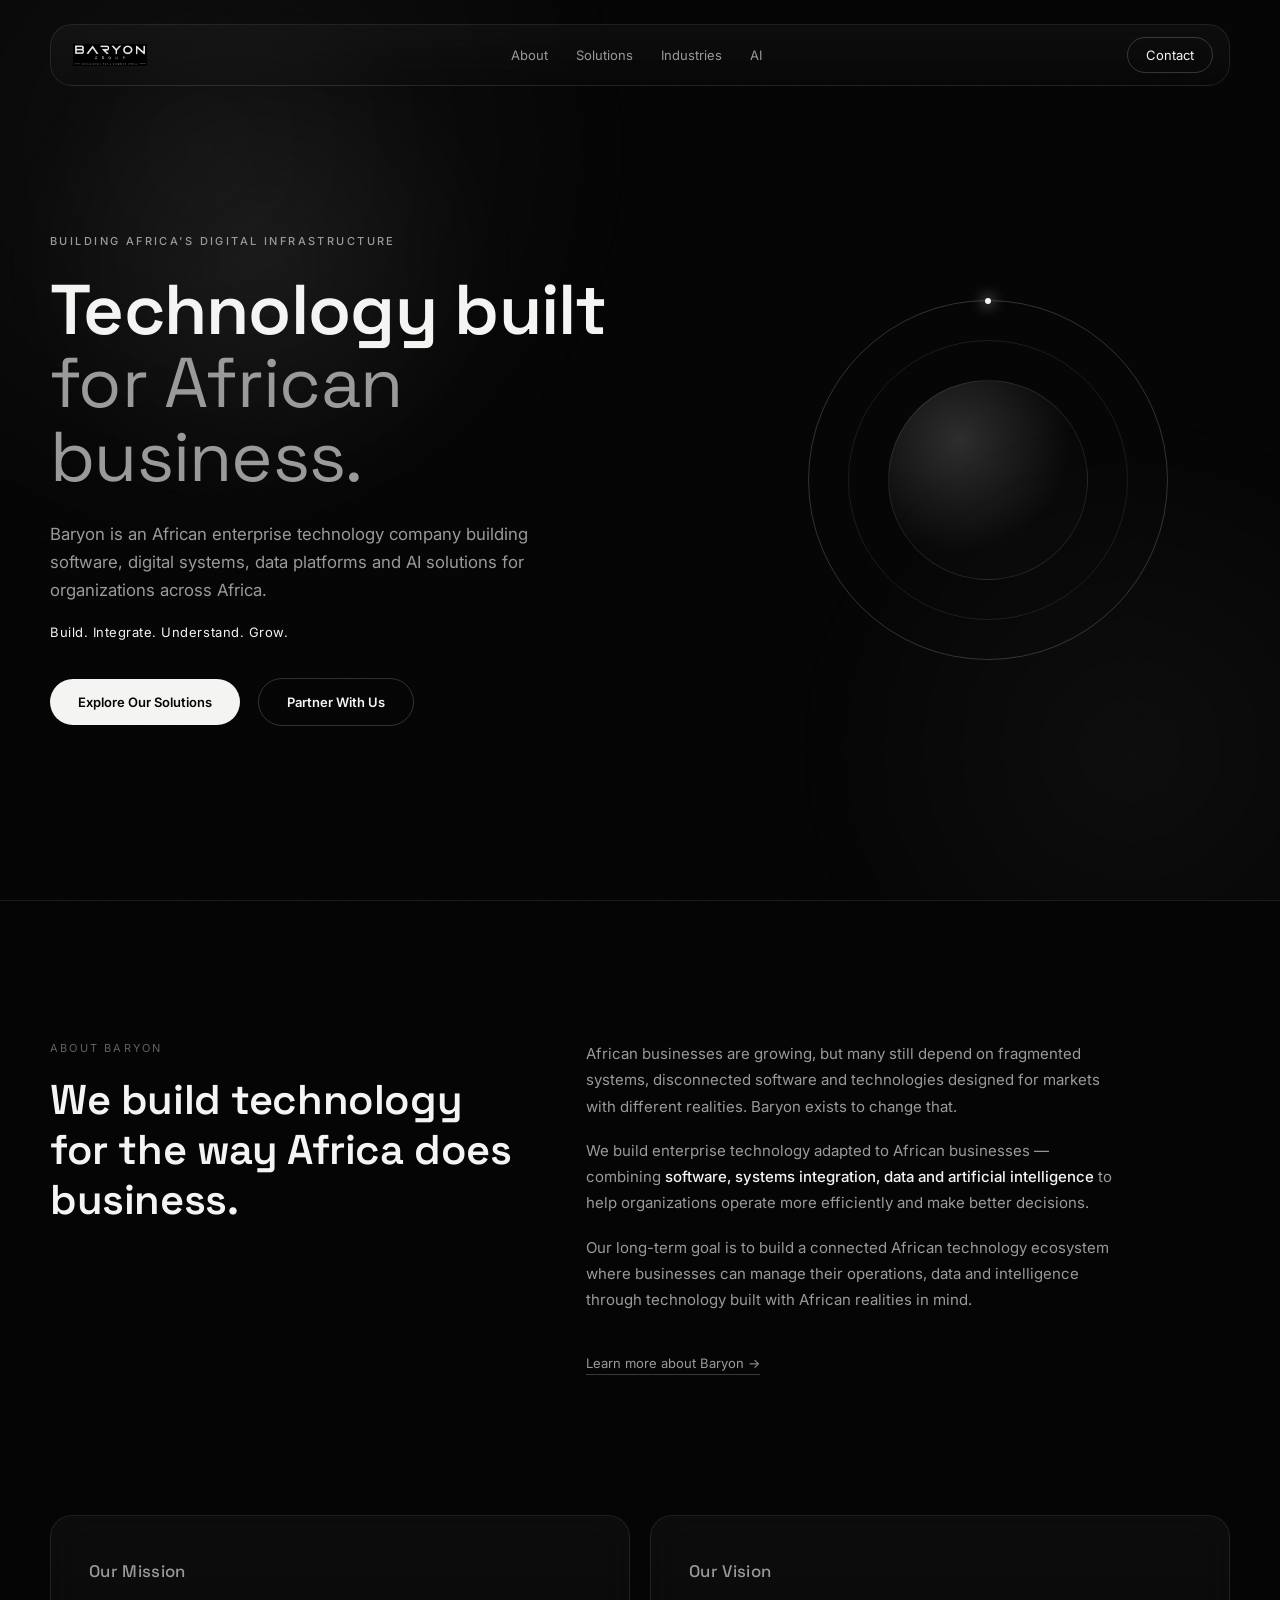
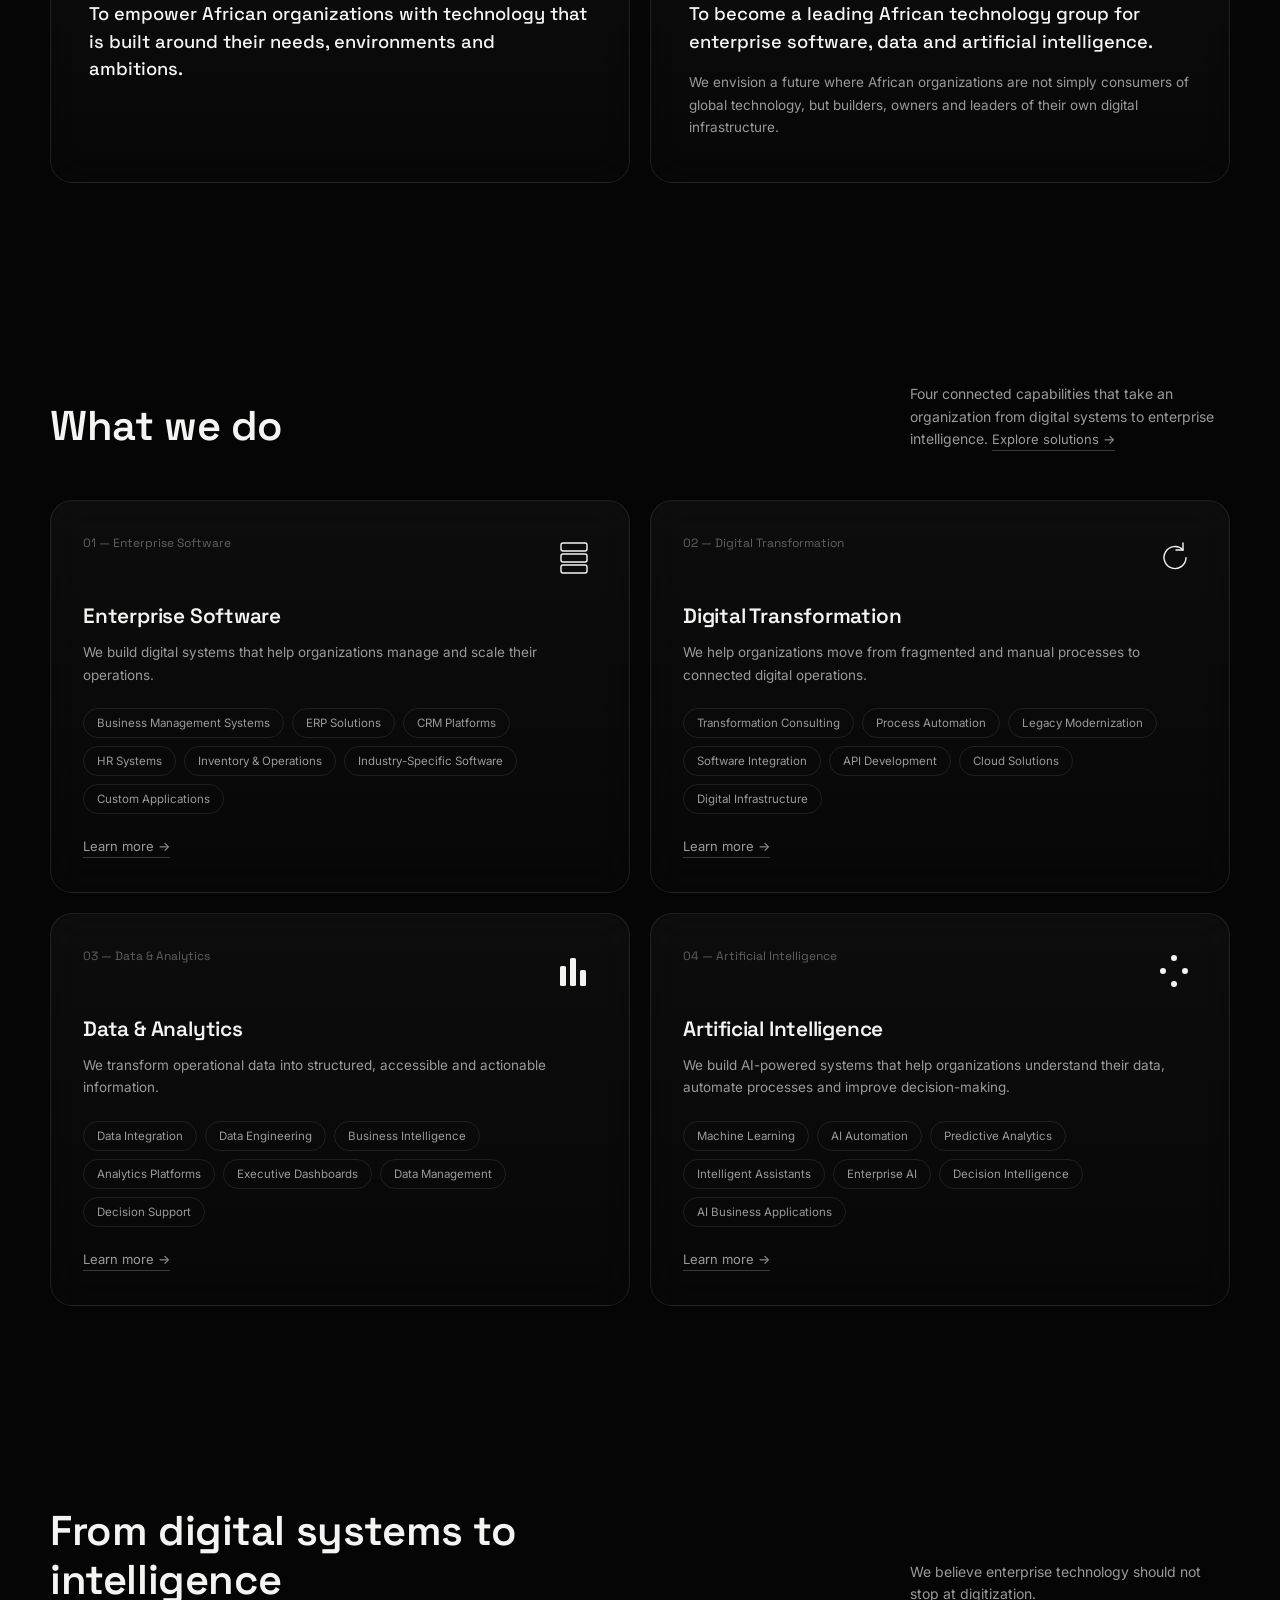
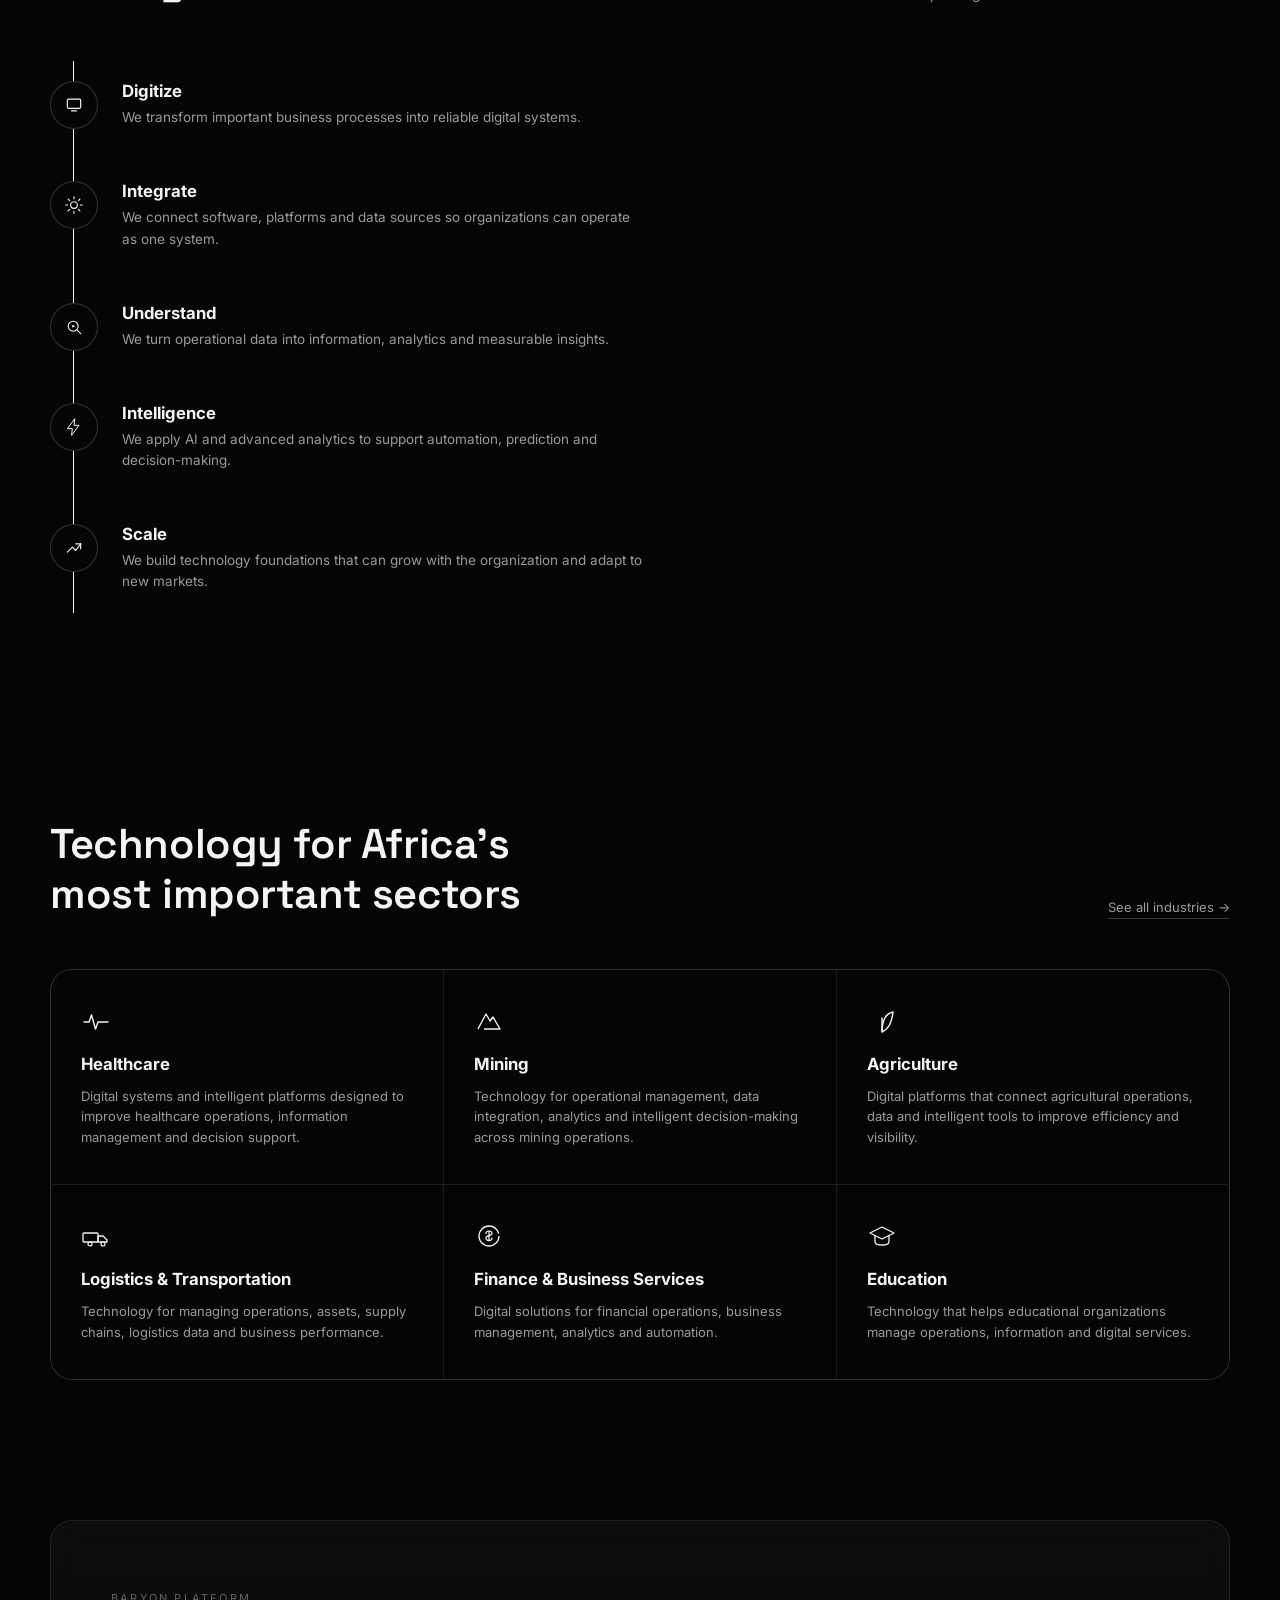
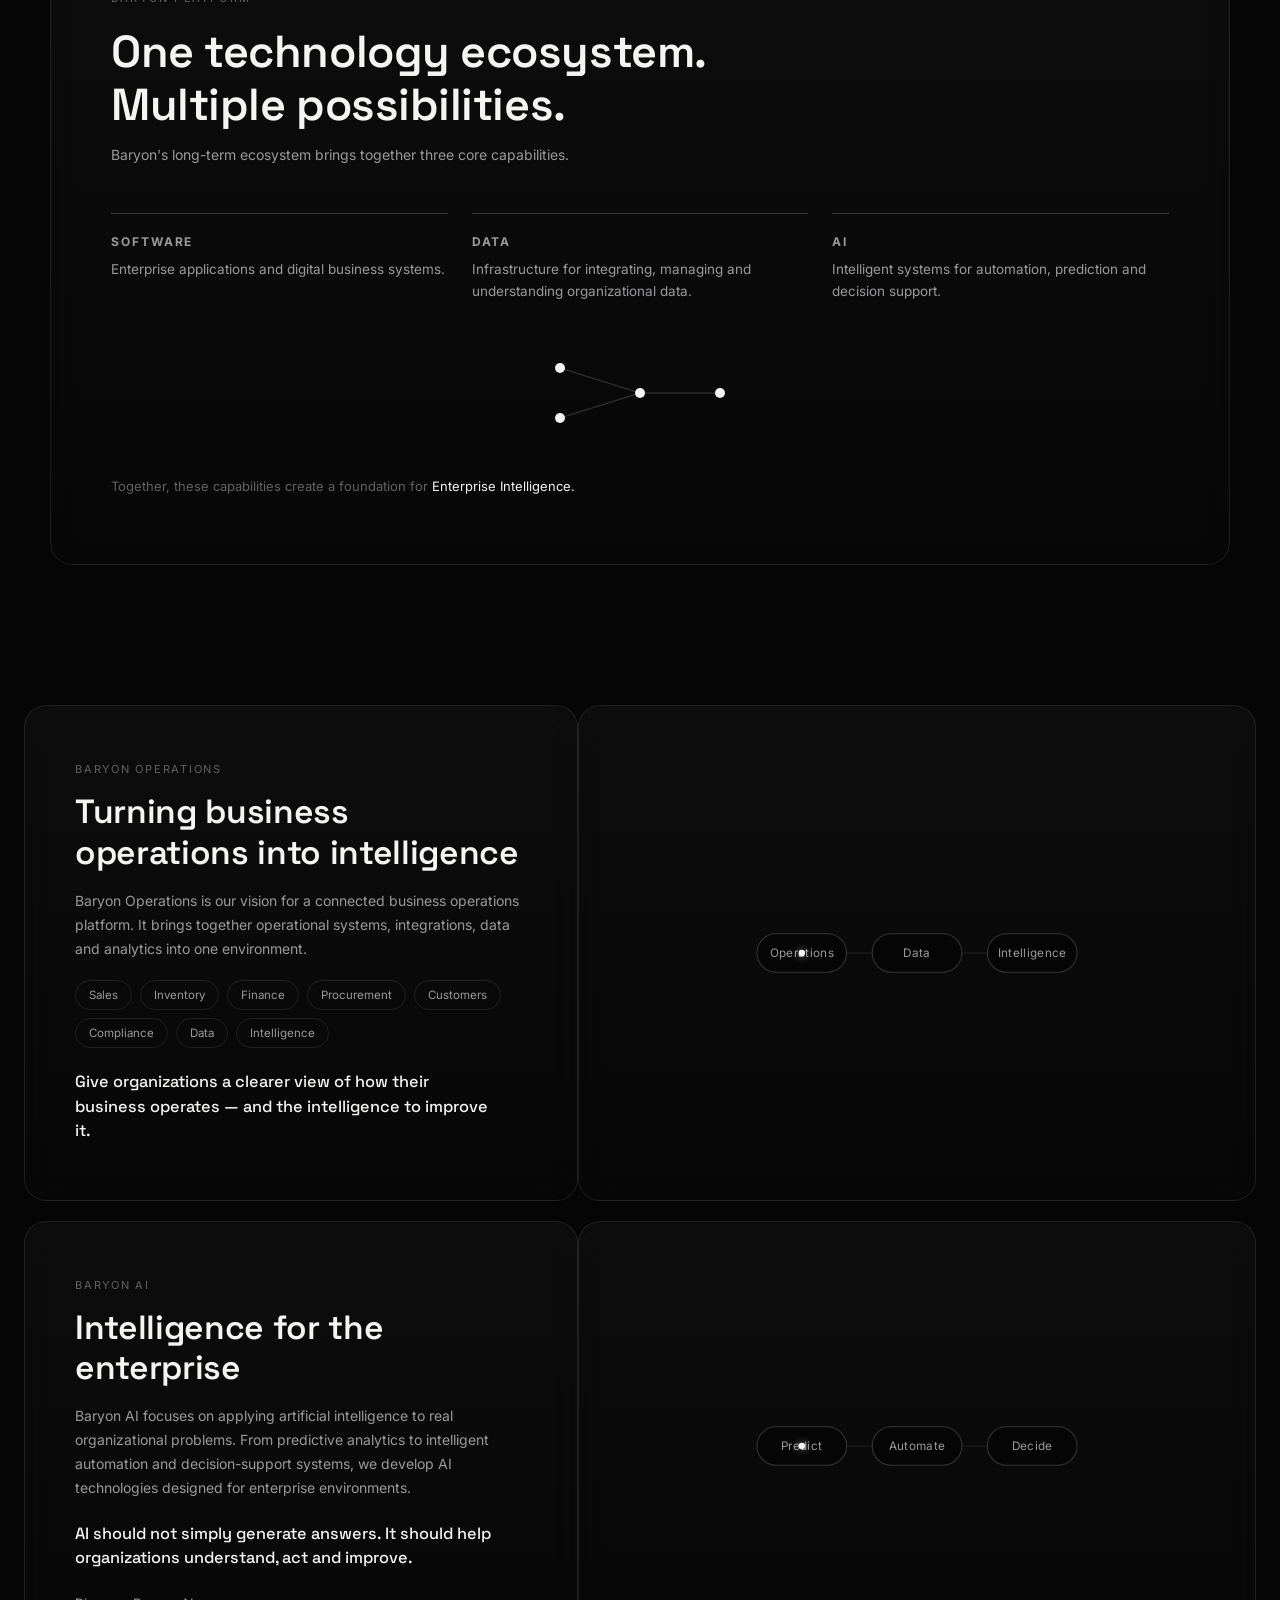
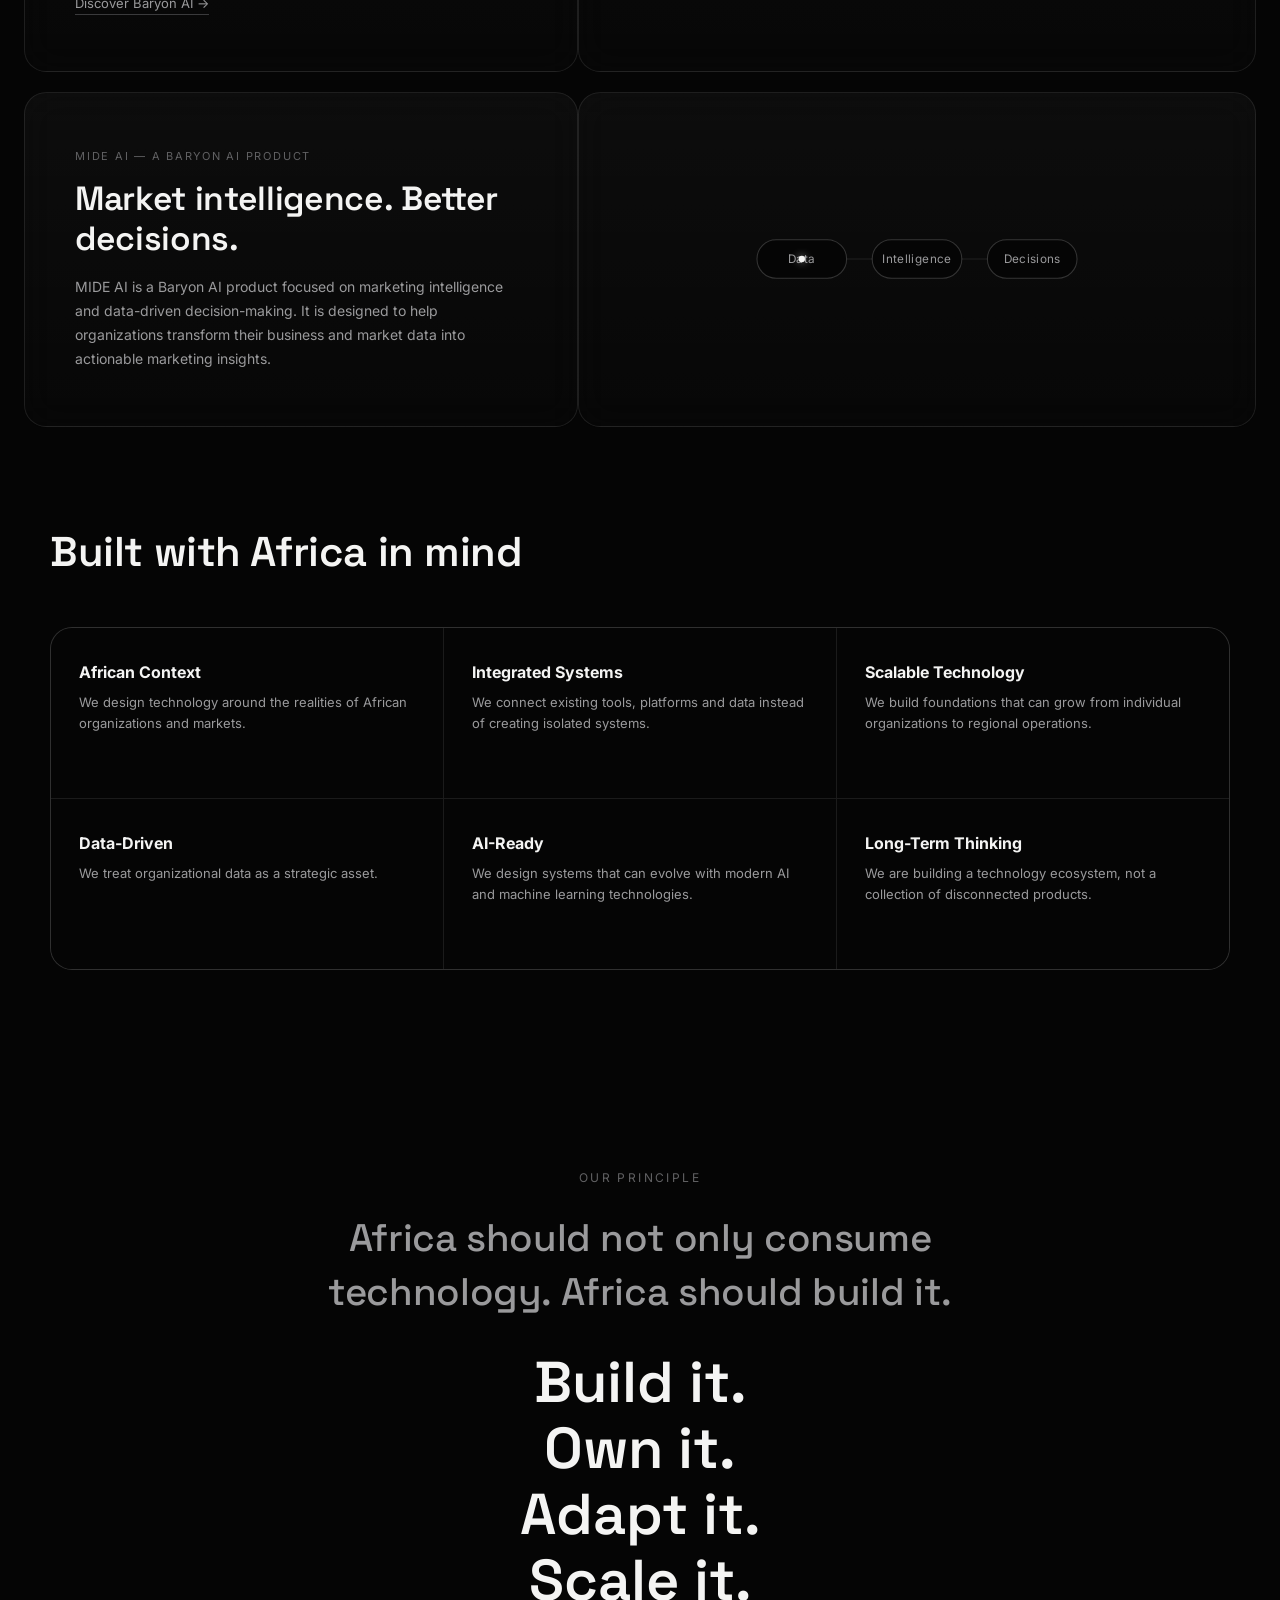
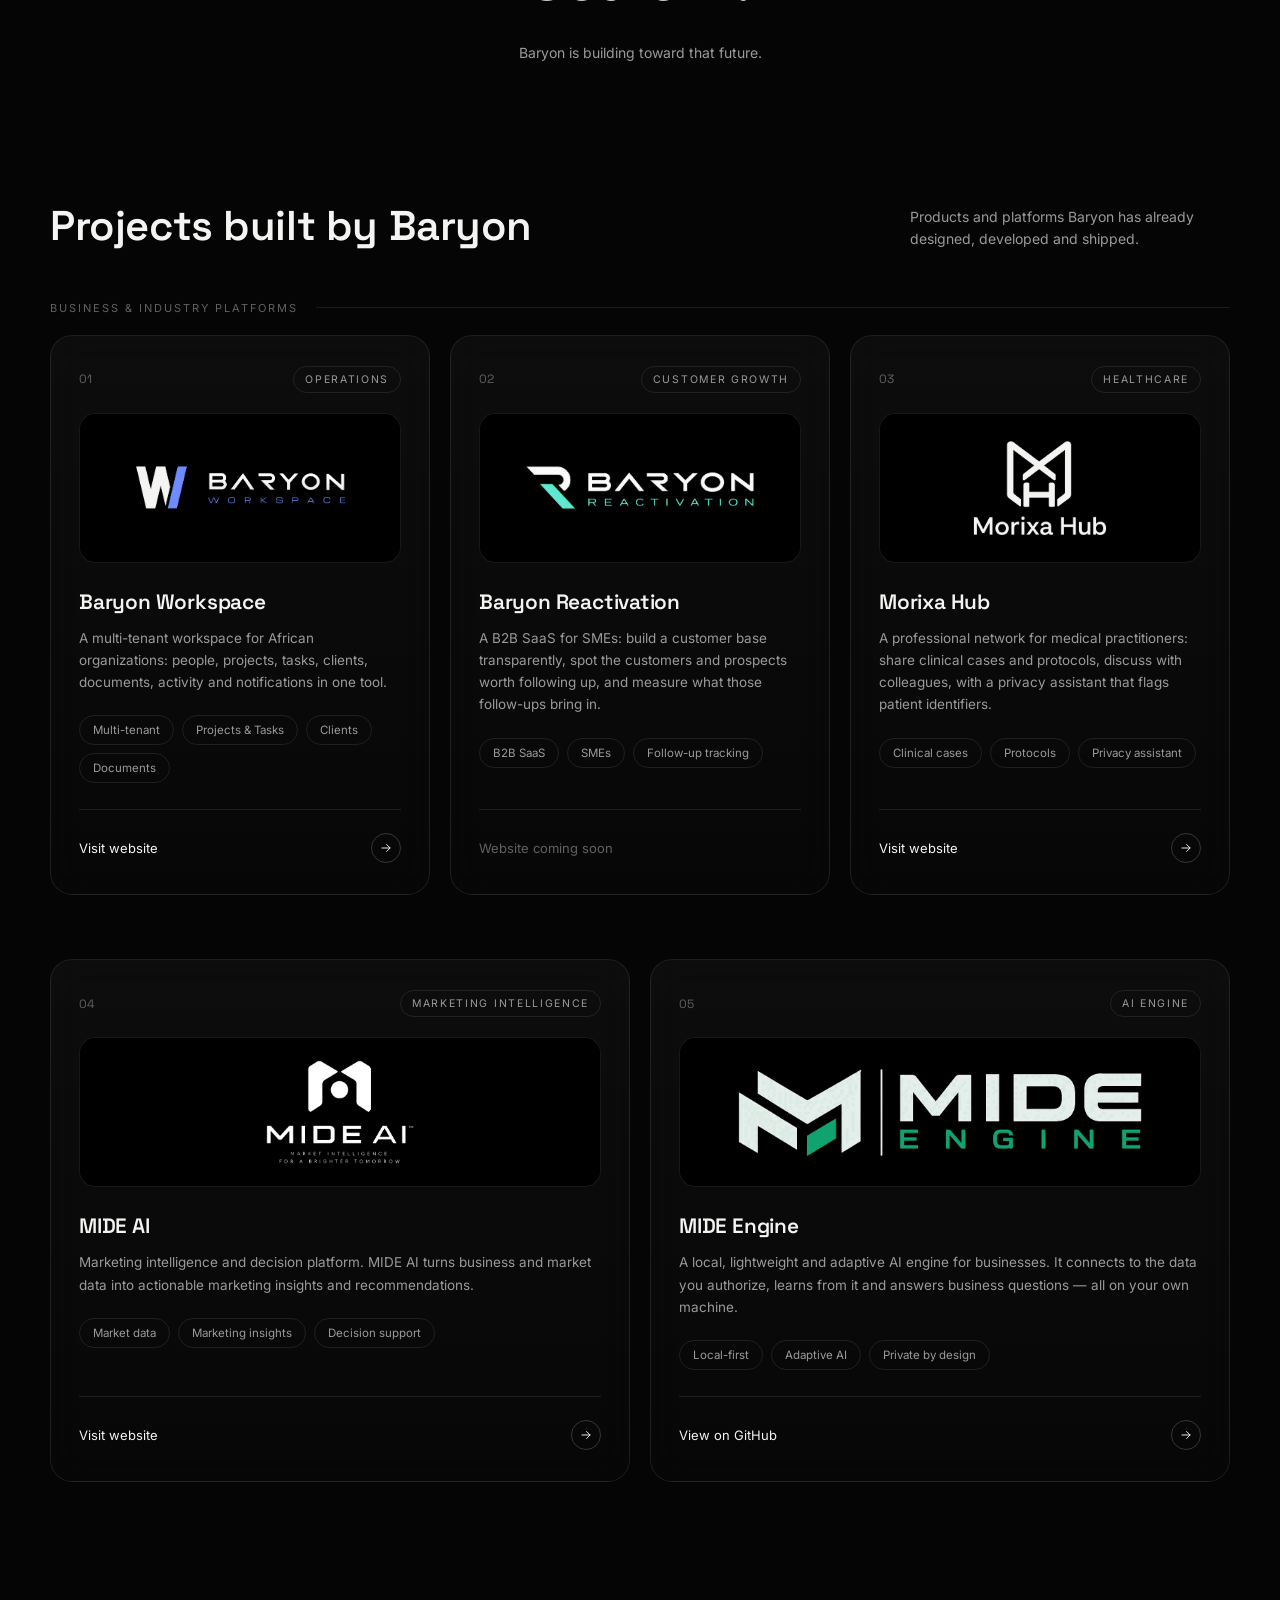
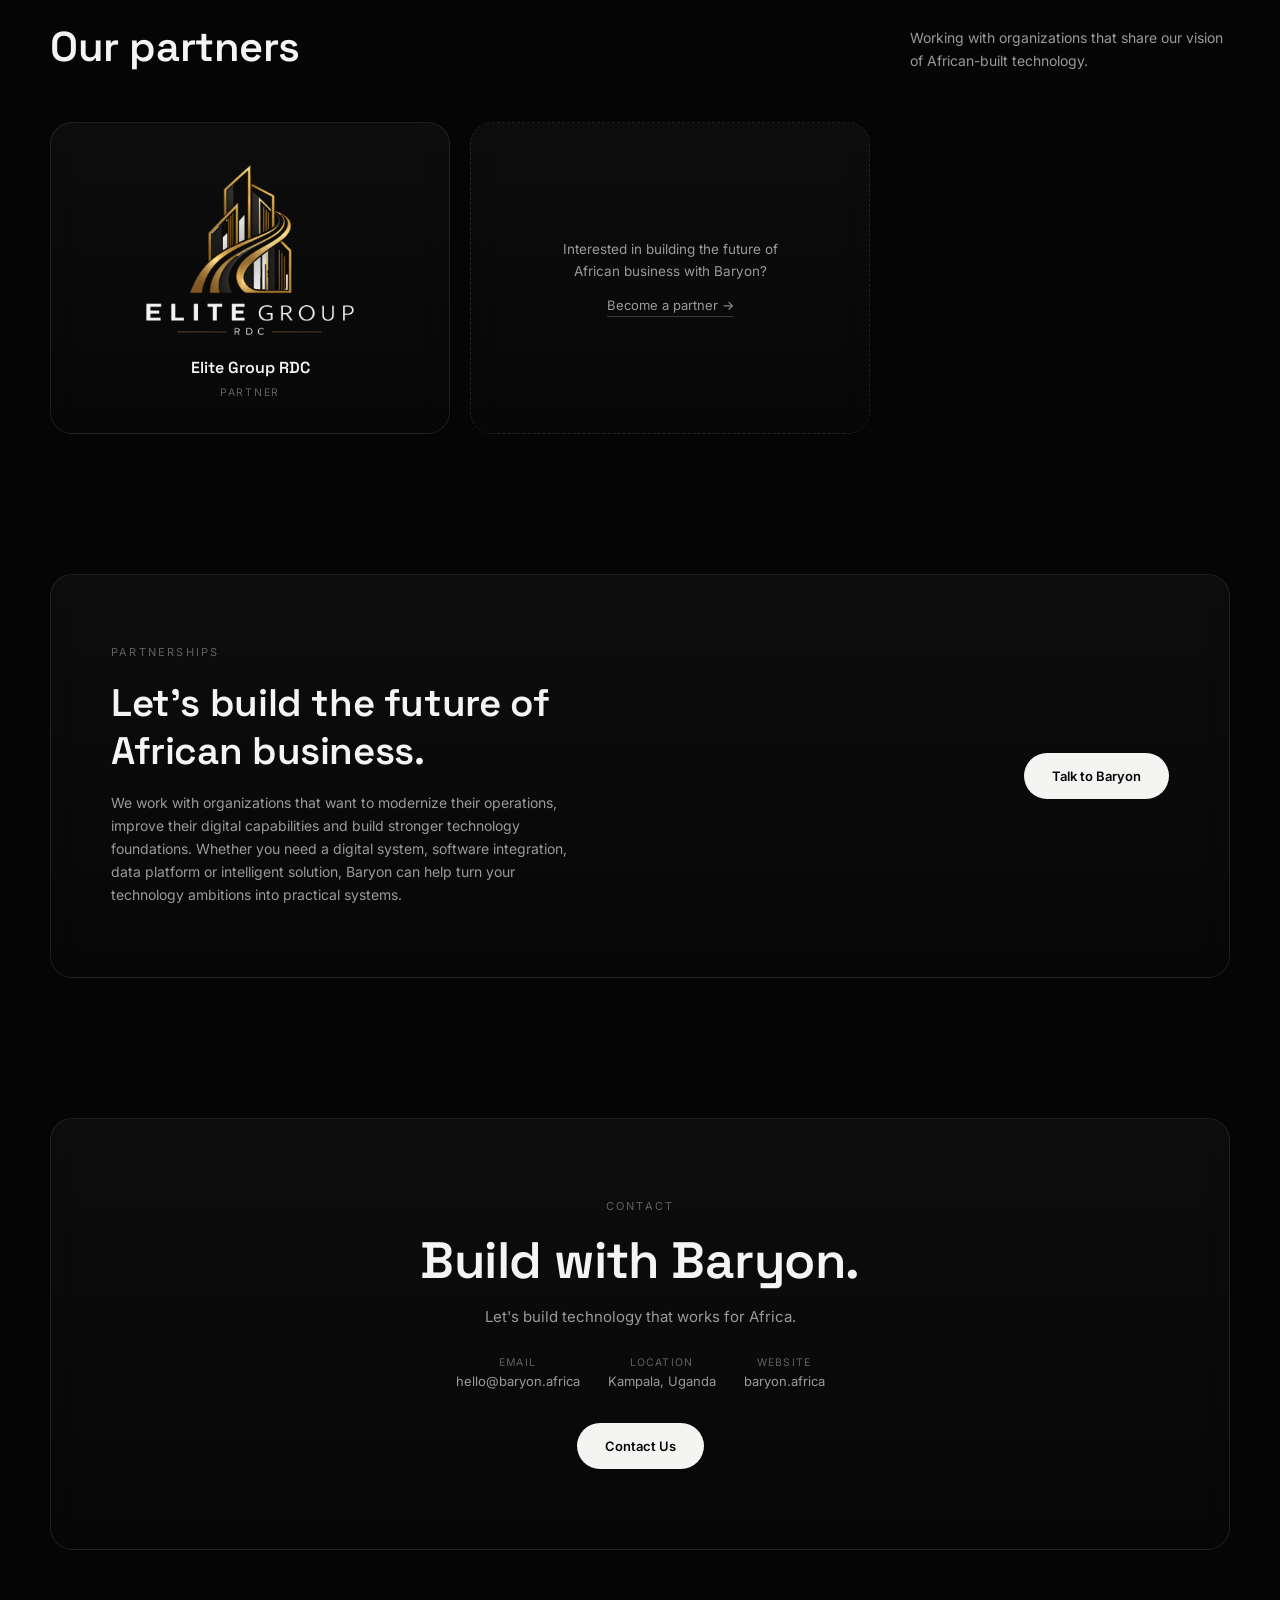
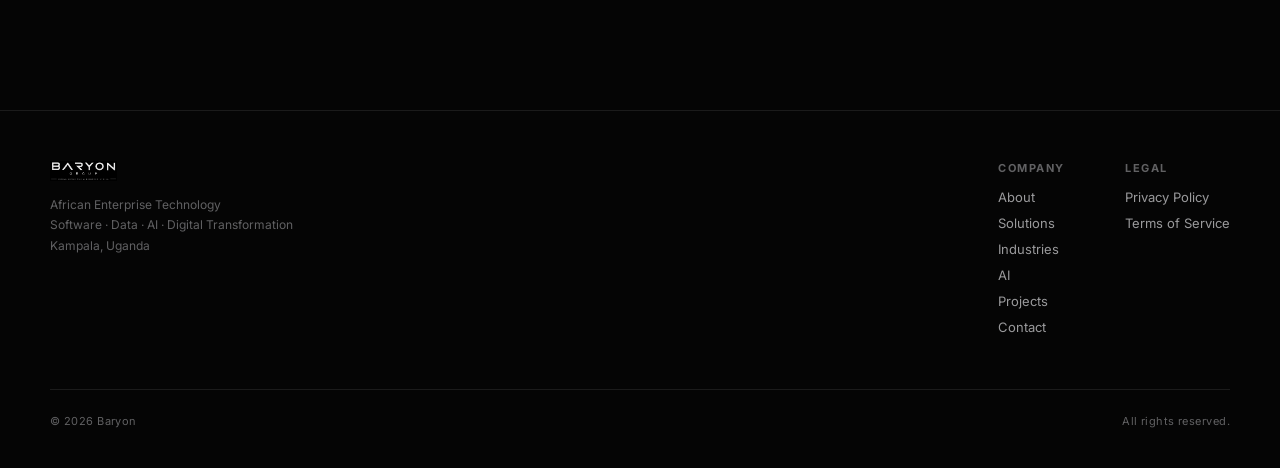
<file: index.html>
<!DOCTYPE html>
<html lang="en">
<head>
<meta charset="UTF-8" />
<meta name="viewport" content="width=device-width, initial-scale=1, viewport-fit=cover" />
<meta name="theme-color" content="#050505" />
<meta name="description" content="Baryon — Building Africa's Digital Infrastructure. Enterprise software, data platforms and AI for African organizations." />
<title>Baryon — Building Africa's Digital Infrastructure</title>
<link rel="preconnect" href="https://fonts.googleapis.com">
<link rel="preconnect" href="https://fonts.gstatic.com" crossorigin>
<link href="https://fonts.googleapis.com/css2?family=Space+Grotesk:wght@400;500;600;700&family=Inter:wght@400;500;600&display=swap" rel="stylesheet">
<link rel="stylesheet" href="styles.css">
</head>
<body>

<div id="splash"><img src="assets/baryon-logo.png" alt="Baryon Group"></div>

<div class="field">
  <div class="glow glow-a"></div>
  <div class="glow glow-b"></div>
  <div class="glow glow-cursor" id="cursorGlow"></div>
</div>
<div class="grain"></div>

<header class="nav glass">
  <a class="brand" href="#top"><img src="assets/baryon-logo.png" alt="Baryon Group"></a>
  <nav class="links">
    <a href="about.html">About</a>
    <a href="solutions.html">Solutions</a>
    <a href="industries.html">Industries</a>
    <a href="ai.html">AI</a>
  </nav>
  <div class="nav-right">
    <a class="nav-cta" href="contact.html">Contact</a>
    <button class="menu-btn" id="menuBtn" aria-label="Open menu"><span class="bars"><span></span><span></span><span></span></span></button>
  </div>
</header>

<nav class="mobile-menu">
  <a href="index.html">Home</a>
  <a href="about.html">About</a>
  <a href="solutions.html">Solutions</a>
  <a href="industries.html">Industries</a>
  <a href="ai.html">AI</a>
  <a href="contact.html">Contact</a>
</nav>

<main id="top">

  <section class="hero">
    <div class="inner">
      <div>
        <p class="eyebrow hero-tag">BUILDING AFRICA'S DIGITAL INFRASTRUCTURE</p>
        <h1>Technology built<br><span class="thin">for African business.</span></h1>
        <p class="hero-copy">Baryon is an African enterprise technology company building software, digital systems, data platforms and AI solutions for organizations across Africa.</p>
        <p class="hero-flow"><span>Build.</span> <span>Integrate.</span> <span>Understand.</span> <span>Grow.</span></p>
        <div class="hero-actions">
          <a class="btn" href="solutions.html">Explore Our Solutions</a>
          <a class="btn ghost" href="#partnerships">Partner With Us</a>
        </div>
      </div>
      <div class="orb-stage">
        <div class="ring ring-1"><div class="ring-dot"></div></div>
        <div class="ring ring-2"></div>
        <div class="ring ring-3"></div>
      </div>
    </div>
  </section>

  <section id="about" class="about">
    <div class="inner">
      <div class="reveal">
        <div class="label-row"><span class="t">ABOUT BARYON</span></div>
        <h2>We build technology for the way Africa does business.</h2>
      </div>
      <div class="reveal about-body">
        <p>African businesses are growing, but many still depend on fragmented systems, disconnected software and technologies designed for markets with different realities. Baryon exists to change that.</p>
        <p>We build enterprise technology adapted to African businesses — combining <strong>software, systems integration, data and artificial intelligence</strong> to help organizations operate more efficiently and make better decisions.</p>
        <p>Our long-term goal is to build a connected African technology ecosystem where businesses can manage their operations, data and intelligence through technology built with African realities in mind.</p>
        <a class="textlink more-link" href="about.html">Learn more about Baryon →</a>
      </div>
    </div>
  </section>

  <section class="mv">
    <div class="inner">
      <div class="mv-card glass reveal">
        <h3>Our Mission</h3>
        <p>To empower African organizations with technology that is built around their needs, environments and ambitions.</p>
      </div>
      <div class="mv-card glass reveal">
        <h3>Our Vision</h3>
        <p>To become a leading African technology group for enterprise software, data and artificial intelligence.</p>
        <p class="sub">We envision a future where African organizations are not simply consumers of global technology, but builders, owners and leaders of their own digital infrastructure.</p>
      </div>
    </div>
  </section>

  <section id="solutions" class="whatwedo">
    <div class="inner">
      <div class="section-head reveal">
        <h2>What we do</h2>
        <p>Four connected capabilities that take an organization from digital systems to enterprise intelligence. <a class="textlink" href="solutions.html">Explore solutions →</a></p>
      </div>
      <div class="wwd-grid stagger">

        <div class="wwd-card glass reveal">
          <div class="icon-row">
            <span class="num">01 — Enterprise Software</span>
            <svg class="wwd-icon icon-stack" viewBox="0 0 46 46" fill="none">
              <rect x="10" y="8" width="26" height="8" rx="2" stroke="#f4f4f3" stroke-width="1.4"/>
              <rect x="10" y="19" width="26" height="8" rx="2" stroke="#f4f4f3" stroke-width="1.4"/>
              <rect x="10" y="30" width="26" height="8" rx="2" stroke="#f4f4f3" stroke-width="1.4"/>
            </svg>
          </div>
          <h3>Enterprise Software</h3>
          <p>We build digital systems that help organizations manage and scale their operations.</p>
          <div class="tags">
            <span>Business Management Systems</span><span>ERP Solutions</span><span>CRM Platforms</span>
            <span>HR Systems</span><span>Inventory &amp; Operations</span><span>Industry-Specific Software</span><span>Custom Applications</span>
          </div>
          <a class="textlink more-link" href="enterprise-software.html">Learn more →</a>
        </div>

        <div class="wwd-card glass reveal">
          <div class="icon-row">
            <span class="num">02 — Digital Transformation</span>
            <svg class="wwd-icon icon-sync" viewBox="0 0 46 46" fill="none">
              <path d="M32 15a11 11 0 1 0 3 7.6" stroke="#f4f4f3" stroke-width="1.4" stroke-linecap="round"/>
              <path d="M32 8v7h-7" stroke="#f4f4f3" stroke-width="1.4" stroke-linecap="round" stroke-linejoin="round"/>
            </svg>
          </div>
          <h3>Digital Transformation</h3>
          <p>We help organizations move from fragmented and manual processes to connected digital operations.</p>
          <div class="tags">
            <span>Transformation Consulting</span><span>Process Automation</span><span>Legacy Modernization</span>
            <span>Software Integration</span><span>API Development</span><span>Cloud Solutions</span><span>Digital Infrastructure</span>
          </div>
          <a class="textlink more-link" href="digital-transformation.html">Learn more →</a>
        </div>

        <div class="wwd-card glass reveal">
          <div class="icon-row">
            <span class="num">03 — Data &amp; Analytics</span>
            <svg class="wwd-icon icon-bars" viewBox="0 0 46 46" fill="none">
              <rect x="9"  y="18" width="6" height="20" rx="1.5" fill="#f4f4f3"/>
              <rect x="19" y="10" width="6" height="28" rx="1.5" fill="#f4f4f3"/>
              <rect x="29" y="22" width="6" height="16" rx="1.5" fill="#f4f4f3"/>
              <rect x="9"  y="18" width="6" height="20" rx="1.5" fill="#f4f4f3" opacity="0"/>
            </svg>
          </div>
          <h3>Data &amp; Analytics</h3>
          <p>We transform operational data into structured, accessible and actionable information.</p>
          <div class="tags">
            <span>Data Integration</span><span>Data Engineering</span><span>Business Intelligence</span>
            <span>Analytics Platforms</span><span>Executive Dashboards</span><span>Data Management</span><span>Decision Support</span>
          </div>
          <a class="textlink more-link" href="data-analytics.html">Learn more →</a>
        </div>

        <div class="wwd-card glass reveal">
          <div class="icon-row">
            <span class="num">04 — Artificial Intelligence</span>
            <svg class="wwd-icon icon-ai" viewBox="0 0 46 46" fill="none">
              <line x1="23" y1="10" x2="12" y2="23" stroke="#f4f4f3" stroke-width="1"/>
              <line x1="23" y1="10" x2="34" y2="23" stroke="#f4f4f3" stroke-width="1"/>
              <line x1="12" y1="23" x2="23" y2="36" stroke="#f4f4f3" stroke-width="1"/>
              <line x1="34" y1="23" x2="23" y2="36" stroke="#f4f4f3" stroke-width="1"/>
              <line x1="12" y1="23" x2="34" y2="23" stroke="#f4f4f3" stroke-width="1"/>
              <circle cx="23" cy="10" r="3" fill="#f4f4f3"/>
              <circle cx="12" cy="23" r="3" fill="#f4f4f3"/>
              <circle cx="34" cy="23" r="3" fill="#f4f4f3"/>
              <circle cx="23" cy="36" r="3" fill="#f4f4f3"/>
            </svg>
          </div>
          <h3>Artificial Intelligence</h3>
          <p>We build AI-powered systems that help organizations understand their data, automate processes and improve decision-making.</p>
          <div class="tags">
            <span>Machine Learning</span><span>AI Automation</span><span>Predictive Analytics</span>
            <span>Intelligent Assistants</span><span>Enterprise AI</span><span>Decision Intelligence</span><span>AI Business Applications</span>
          </div>
          <a class="textlink more-link" href="artificial-intelligence.html">Learn more →</a>
        </div>

      </div>
    </div>
  </section>

  <section class="approach">
    <div class="inner">
      <div class="section-head reveal">
        <h2>From digital systems to intelligence</h2>
        <p>We believe enterprise technology should not stop at digitization.</p>
      </div>
      <div class="steps reveal">
        <div class="line-fill"></div>

        <div class="step">
          <div class="dot">
            <svg viewBox="0 0 24 24" fill="none"><rect x="4" y="5" width="16" height="11" rx="1.5" stroke="#f4f4f3" stroke-width="1.4"/><line x1="9" y1="19" x2="15" y2="19" stroke="#f4f4f3" stroke-width="1.4" stroke-linecap="round"/></svg>
          </div>
          <div><h4>Digitize</h4><p>We transform important business processes into reliable digital systems.</p></div>
        </div>

        <div class="step">
          <div class="dot">
            <svg viewBox="0 0 24 24" fill="none"><path d="M12 8a4 4 0 1 0 0 8 4 4 0 0 0 0-8Z" stroke="#f4f4f3" stroke-width="1.3"/><path d="M12 2v2.4M12 19.6V22M4.9 4.9l1.7 1.7M17.4 17.4l1.7 1.7M2 12h2.4M19.6 12H22M4.9 19.1l1.7-1.7M17.4 6.6l1.7-1.7" stroke="#f4f4f3" stroke-width="1.3" stroke-linecap="round"/></svg>
          </div>
          <div><h4>Integrate</h4><p>We connect software, platforms and data sources so organizations can operate as one system.</p></div>
        </div>

        <div class="step">
          <div class="dot">
            <svg viewBox="0 0 24 24" fill="none"><circle cx="11" cy="11" r="1.4" fill="#f4f4f3"/><circle cx="11" cy="11" r="6" stroke="#f4f4f3" stroke-width="1.3"/><line x1="15.5" y1="15.5" x2="20" y2="20" stroke="#f4f4f3" stroke-width="1.3" stroke-linecap="round"/></svg>
          </div>
          <div><h4>Understand</h4><p>We turn operational data into information, analytics and measurable insights.</p></div>
        </div>

        <div class="step">
          <div class="dot">
            <svg viewBox="0 0 24 24" fill="none"><path d="M13 2 4 14h6l-1 8 9-12h-6l1-8Z" stroke="#f4f4f3" stroke-width="1.2" stroke-linejoin="round"/></svg>
          </div>
          <div><h4>Intelligence</h4><p>We apply AI and advanced analytics to support automation, prediction and decision-making.</p></div>
        </div>

        <div class="step">
          <div class="dot">
            <svg viewBox="0 0 24 24" fill="none"><path d="M4 17 10 11 14 15 20 7" stroke="#f4f4f3" stroke-width="1.4" stroke-linecap="round" stroke-linejoin="round"/><path d="M14 7h6v6" stroke="#f4f4f3" stroke-width="1.4" stroke-linecap="round" stroke-linejoin="round"/></svg>
          </div>
          <div><h4>Scale</h4><p>We build technology foundations that can grow with the organization and adapt to new markets.</p></div>
        </div>

      </div>
    </div>
  </section>

  <section id="industries" class="industries">
    <div class="inner">
      <div class="section-head reveal">
        <h2>Technology for Africa's most important sectors</h2>
        <p><a class="textlink" href="industries.html">See all industries →</a></p>
      </div>
      <div class="ind-grid">

        <div class="ind-cell">
          <svg class="ind-icon" viewBox="0 0 30 30" fill="none"><path d="M3 16h5l2.5-7 4 14 2.5-7H27" stroke="#f4f4f3" stroke-width="1.4" stroke-linecap="round" stroke-linejoin="round"/></svg>
          <h4>Healthcare</h4><p>Digital systems and intelligent platforms designed to improve healthcare operations, information management and decision support.</p>
        </div>

        <div class="ind-cell">
          <svg class="ind-icon" viewBox="0 0 30 30" fill="none"><path d="M4 23 12 8l4 7 3-4 7 12H4Z" stroke="#f4f4f3" stroke-width="1.4" stroke-linejoin="round"/></svg>
          <h4>Mining</h4><p>Technology for operational management, data integration, analytics and intelligent decision-making across mining operations.</p>
        </div>

        <div class="ind-cell">
          <svg class="ind-icon" viewBox="0 0 30 30" fill="none"><path d="M15 26c0-10 2-18 11-20-1 10-4 17-11 20Z" stroke="#f4f4f3" stroke-width="1.4" stroke-linejoin="round"/><path d="M15 26V12" stroke="#f4f4f3" stroke-width="1.4" stroke-linecap="round"/></svg>
          <h4>Agriculture</h4><p>Digital platforms that connect agricultural operations, data and intelligent tools to improve efficiency and visibility.</p>
        </div>

        <div class="ind-cell">
          <svg class="ind-icon" viewBox="0 0 30 30" fill="none"><rect x="2" y="12" width="15" height="9" rx="1" stroke="#f4f4f3" stroke-width="1.3"/><path d="M17 15h5l4 4v2h-9Z" stroke="#f4f4f3" stroke-width="1.3" stroke-linejoin="round"/><circle cx="9" cy="23" r="2" stroke="#f4f4f3" stroke-width="1.2"/><circle cx="22" cy="23" r="2" stroke="#f4f4f3" stroke-width="1.2"/></svg>
          <h4>Logistics &amp; Transportation</h4><p>Technology for managing operations, assets, supply chains, logistics data and business performance.</p>
        </div>

        <div class="ind-cell">
          <svg class="ind-icon" viewBox="0 0 30 30" fill="none"><circle cx="15" cy="15" r="10" stroke="#f4f4f3" stroke-width="1.3"/><path d="M15 10v10M12 12.5c0-1.4 1.3-2.5 3-2.5s3 1 3 2.3c0 3-6 1.7-6 4.7 0 1.3 1.3 2.5 3 2.5s3-1.1 3-2.5" stroke="#f4f4f3" stroke-width="1.2" stroke-linecap="round"/></svg>
          <h4>Finance &amp; Business Services</h4><p>Digital solutions for financial operations, business management, analytics and automation.</p>
        </div>

        <div class="ind-cell">
          <svg class="ind-icon" viewBox="0 0 30 30" fill="none"><path d="M15 6 27 12 15 18 3 12Z" stroke="#f4f4f3" stroke-width="1.3" stroke-linejoin="round"/><path d="M8 15v6c0 1.7 3.1 3 7 3s7-1.3 7-3v-6" stroke="#f4f4f3" stroke-width="1.3" stroke-linecap="round"/></svg>
          <h4>Education</h4><p>Technology that helps educational organizations manage operations, information and digital services.</p>
        </div>

      </div>
    </div>
  </section>

  <section class="platform">
    <div class="inner panel glass reveal">
      <div class="label-row"><span class="t">BARYON PLATFORM</span></div>
      <h2>One technology ecosystem. Multiple possibilities.</h2>
      <p style="color:var(--gray-1);font-size:14px;margin-top:14px;max-width:560px;">Baryon's long-term ecosystem brings together three core capabilities.</p>
      <div class="pillars">
        <div class="pillar"><h5>SOFTWARE</h5><p>Enterprise applications and digital business systems.</p></div>
        <div class="pillar"><h5>DATA</h5><p>Infrastructure for integrating, managing and understanding organizational data.</p></div>
        <div class="pillar"><h5>AI</h5><p>Intelligent systems for automation, prediction and decision support.</p></div>
      </div>
      <div class="converge">
        <svg viewBox="0 0 220 90" fill="none">
          <line x1="30" y1="20" x2="110" y2="45" stroke="#3a3a3c" stroke-width="1"/>
          <line x1="30" y1="70" x2="110" y2="45" stroke="#3a3a3c" stroke-width="1"/>
          <line x1="190" y1="45" x2="110" y2="45" stroke="#3a3a3c" stroke-width="1"/>
          <circle class="node c1" cx="30" cy="20" r="5" fill="#f4f4f3"/>
          <circle class="node c2" cx="30" cy="70" r="5" fill="#f4f4f3"/>
          <circle class="node c3" cx="190" cy="45" r="5" fill="#f4f4f3"/>
          <circle class="center" cx="110" cy="45" r="5" fill="#f4f4f3"/>
        </svg>
      </div>
      <div class="pillar-out">Together, these capabilities create a foundation for <span>Enterprise Intelligence.</span></div>
    </div>
  </section>

  <section class="products">
    <div class="product-row">
      <div class="panel glass reveal">
        <div class="tag">BARYON OPERATIONS</div>
        <h3>Turning business operations into intelligence</h3>
        <p>Baryon Operations is our vision for a connected business operations platform. It brings together operational systems, integrations, data and analytics into one environment.</p>
        <div class="row-list">
          <span>Sales</span><span>Inventory</span><span>Finance</span><span>Procurement</span><span>Customers</span><span>Compliance</span><span>Data</span><span>Intelligence</span>
        </div>
        <p class="quote">Give organizations a clearer view of how their business operates — and the intelligence to improve it.</p>
      </div>
      <div class="side glass reveal">
        <div class="flow-diagram">
          <svg viewBox="0 0 300 90">
            <path id="pathOps" class="fline" d="M42,45 L258,45"/>
            <rect class="fnode" x="0" y="27" width="84" height="36" rx="18"/>
            <text class="flabel" x="42" y="49" text-anchor="middle">Operations</text>
            <rect class="fnode" x="108" y="27" width="84" height="36" rx="18"/>
            <text class="flabel" x="150" y="49" text-anchor="middle">Data</text>
            <rect class="fnode" x="216" y="27" width="84" height="36" rx="18"/>
            <text class="flabel" x="258" y="49" text-anchor="middle">Intelligence</text>
            <circle class="packet" r="3" style="offset-path:path('M42,45 L258,45');"/>
          </svg>
        </div>
      </div>
    </div>

    <div id="ai" class="product-row">
      <div class="side glass reveal" style="order:2;">
        <div class="flow-diagram">
          <svg viewBox="0 0 300 90">
            <path class="fline" d="M42,45 L258,45"/>
            <rect class="fnode" x="0" y="27" width="84" height="36" rx="18"/>
            <text class="flabel" x="42" y="49" text-anchor="middle">Predict</text>
            <rect class="fnode" x="108" y="27" width="84" height="36" rx="18"/>
            <text class="flabel" x="150" y="49" text-anchor="middle">Automate</text>
            <rect class="fnode" x="216" y="27" width="84" height="36" rx="18"/>
            <text class="flabel" x="258" y="49" text-anchor="middle">Decide</text>
            <circle class="packet" r="3" style="offset-path:path('M42,45 L258,45');"/>
          </svg>
        </div>
      </div>
      <div class="panel glass reveal" style="order:1;">
        <div class="tag">BARYON AI</div>
        <h3>Intelligence for the enterprise</h3>
        <p>Baryon AI focuses on applying artificial intelligence to real organizational problems. From predictive analytics to intelligent automation and decision-support systems, we develop AI technologies designed for enterprise environments.</p>
        <p class="quote">AI should not simply generate answers. It should help organizations understand, act and improve.</p>
        <a class="textlink more-link" href="ai.html">Discover Baryon AI →</a>
      </div>
    </div>

    <div class="product-row">
      <div class="panel glass reveal">
        <div class="tag">MIDE AI — A BARYON AI PRODUCT</div>
        <h3>Market intelligence. Better decisions.</h3>
        <p>MIDE AI is a Baryon AI product focused on marketing intelligence and data-driven decision-making. It is designed to help organizations transform their business and market data into actionable marketing insights.</p>
      </div>
      <div class="side glass reveal">
        <div class="flow-diagram">
          <svg viewBox="0 0 300 90">
            <path class="fline" d="M42,45 L258,45"/>
            <rect class="fnode" x="0" y="27" width="84" height="36" rx="18"/>
            <text class="flabel" x="42" y="49" text-anchor="middle">Data</text>
            <rect class="fnode" x="108" y="27" width="84" height="36" rx="18"/>
            <text class="flabel" x="150" y="49" text-anchor="middle">Intelligence</text>
            <rect class="fnode" x="216" y="27" width="84" height="36" rx="18"/>
            <text class="flabel" x="258" y="49" text-anchor="middle">Decisions</text>
            <circle class="packet" r="3" style="offset-path:path('M42,45 L258,45');"/>
          </svg>
        </div>
      </div>
    </div>
  </section>

  <section class="why">
    <div class="inner">
      <div class="section-head reveal">
        <h2>Built with Africa in mind</h2>
      </div>
      <div class="why-grid reveal">
        <div class="why-cell"><h4>African Context</h4><p>We design technology around the realities of African organizations and markets.</p></div>
        <div class="why-cell"><h4>Integrated Systems</h4><p>We connect existing tools, platforms and data instead of creating isolated systems.</p></div>
        <div class="why-cell"><h4>Scalable Technology</h4><p>We build foundations that can grow from individual organizations to regional operations.</p></div>
        <div class="why-cell"><h4>Data-Driven</h4><p>We treat organizational data as a strategic asset.</p></div>
        <div class="why-cell"><h4>AI-Ready</h4><p>We design systems that can evolve with modern AI and machine learning technologies.</p></div>
        <div class="why-cell"><h4>Long-Term Thinking</h4><p>We are building a technology ecosystem, not a collection of disconnected products.</p></div>
      </div>
    </div>
  </section>

  <section class="principle-block reveal">
    <div class="lede">OUR PRINCIPLE</div>
    <h2>Africa should not only consume technology. Africa should build it.</h2>
    <div class="principle-stack">
      <div>Build it.</div>
      <div>Own it.</div>
      <div>Adapt it.</div>
      <div>Scale it.</div>
    </div>
    <p class="principle-foot">Baryon is building toward that future.</p>
  </section>

  <section id="projects" class="projects">
    <div class="inner">
      <div class="section-head reveal">
        <h2>Projects built by Baryon</h2>
        <p>Products and platforms Baryon has already designed, developed and shipped.</p>
      </div>
      <!-- To add/change a website link: edit the .proj-foot of the card (or replace the "coming soon" span with a .proj-link). Logos live in assets/projects/. -->
      <div class="proj-grid">

        <div class="proj-group reveal"><span>BUSINESS &amp; INDUSTRY PLATFORMS</span></div>
        <article class="proj glass reveal">
          <div class="proj-top"><span class="num">01</span><span class="cat">OPERATIONS</span></div>
          <div class="proj-logo"><img src="assets/projects/baryon-workspace.png" alt="Baryon Workspace logo" loading="lazy"></div>
          <h3>Baryon Workspace</h3>
          <p>A multi-tenant workspace for African organizations: people, projects, tasks, clients, documents, activity and notifications in one tool.</p>
          <div class="tags"><span>Multi-tenant</span><span>Projects &amp; Tasks</span><span>Clients</span><span>Documents</span></div>
          <div class="proj-foot"><a class="proj-link" href="https://baryon-workspace-ys3p.onrender.com" target="_blank" rel="noopener"><span>Visit website</span><svg viewBox="0 0 24 24" fill="none"><path d="M5 12h14M13 6l6 6-6 6" stroke="currentColor" stroke-width="1.6" stroke-linecap="round" stroke-linejoin="round"/></svg></a></div>
        </article>
        <article class="proj glass reveal">
          <div class="proj-top"><span class="num">02</span><span class="cat">CUSTOMER GROWTH</span></div>
          <div class="proj-logo"><img src="assets/projects/baryon-reactivation.png" alt="Baryon Reactivation logo" loading="lazy"></div>
          <h3>Baryon Reactivation</h3>
          <p>A B2B SaaS for SMEs: build a customer base transparently, spot the customers and prospects worth following up, and measure what those follow-ups bring in.</p>
          <div class="tags"><span>B2B SaaS</span><span>SMEs</span><span>Follow-up tracking</span></div>
          <div class="proj-foot"><span class="proj-soon">Website coming soon</span></div>
        </article>
        <article class="proj glass reveal">
          <div class="proj-top"><span class="num">03</span><span class="cat">HEALTHCARE</span></div>
          <div class="proj-logo"><img src="assets/projects/morixa-hub.png" alt="Morixa Hub logo" loading="lazy"></div>
          <h3>Morixa Hub</h3>
          <p>A professional network for medical practitioners: share clinical cases and protocols, discuss with colleagues, with a privacy assistant that flags patient identifiers.</p>
          <div class="tags"><span>Clinical cases</span><span>Protocols</span><span>Privacy assistant</span></div>
          <div class="proj-foot"><a class="proj-link" href="https://morixa-hub-api.onrender.com" target="_blank" rel="noopener"><span>Visit website</span><svg viewBox="0 0 24 24" fill="none"><path d="M5 12h14M13 6l6 6-6 6" stroke="currentColor" stroke-width="1.6" stroke-linecap="round" stroke-linejoin="round"/></svg></a></div>
        </article>

        <div class="proj-group reveal"><span>THE MIDE ECOSYSTEM — MARKET INTELLIGENCE</span></div>
        <article class="proj glass reveal half">
          <div class="proj-top"><span class="num">04</span><span class="cat">MARKETING INTELLIGENCE</span></div>
          <div class="proj-logo"><img src="assets/projects/mide-ai.png" alt="MIDE AI logo" loading="lazy"></div>
          <h3>MIDE AI</h3>
          <p>Marketing intelligence and decision platform. MIDE AI turns business and market data into actionable marketing insights and recommendations.</p>
          <div class="tags"><span>Market data</span><span>Marketing insights</span><span>Decision support</span></div>
          <div class="proj-foot"><a class="proj-link" href="https://mide-ai-web.onrender.com" target="_blank" rel="noopener"><span>Visit website</span><svg viewBox="0 0 24 24" fill="none"><path d="M5 12h14M13 6l6 6-6 6" stroke="currentColor" stroke-width="1.6" stroke-linecap="round" stroke-linejoin="round"/></svg></a></div>
        </article>
        <article class="proj glass reveal half">
          <div class="proj-top"><span class="num">05</span><span class="cat">AI ENGINE</span></div>
          <div class="proj-logo"><img src="assets/projects/mide-engine.png" alt="MIDE Engine logo" loading="lazy"></div>
          <h3>MIDE Engine</h3>
          <p>A local, lightweight and adaptive AI engine for businesses. It connects to the data you authorize, learns from it and answers business questions — all on your own machine.</p>
          <div class="tags"><span>Local-first</span><span>Adaptive AI</span><span>Private by design</span></div>
          <div class="proj-foot"><a class="proj-link" href="https://github.com/dieudonne-ai/Mide-Engine" target="_blank" rel="noopener"><span>View on GitHub</span><svg viewBox="0 0 24 24" fill="none"><path d="M5 12h14M13 6l6 6-6 6" stroke="currentColor" stroke-width="1.6" stroke-linecap="round" stroke-linejoin="round"/></svg></a></div>
        </article>

      </div>
    </div>
  </section>

  <section id="partners" class="partners">
    <div class="inner">
      <div class="section-head reveal">
        <h2>Our partners</h2>
        <p>Working with organizations that share our vision of African-built technology.</p>
      </div>
      <div class="partner-grid stagger">
        <div class="partner-card glass reveal">
          <div class="logo-wrap"><img src="assets/partner-elite-group-rdc.png" alt="Elite Group RDC" loading="lazy"></div>
          <div><div class="p-name">Elite Group RDC</div><div class="p-tag">PARTNER</div></div>
        </div>
        <div class="partner-card cta glass reveal">
          <p>Interested in building the future of African business with Baryon?</p>
          <a class="textlink" href="contact.html">Become a partner →</a>
        </div>
      </div>
    </div>
  </section>

  <section id="partnerships" class="partnerships">
    <div class="inner panel glass reveal">
      <div>
        <div class="label-row"><span class="t">PARTNERSHIPS</span></div>
        <h2>Let's build the future of African business.</h2>
        <p>We work with organizations that want to modernize their operations, improve their digital capabilities and build stronger technology foundations. Whether you need a digital system, software integration, data platform or intelligent solution, Baryon can help turn your technology ambitions into practical systems.</p>
      </div>
      <a class="btn" href="contact.html">Talk to Baryon</a>
    </div>
  </section>

  <section id="contact" class="contact">
    <div class="inner">
      <div class="panel glass reveal">
        <div class="label-row"><span class="t">CONTACT</span></div>
        <h2>Build with Baryon.</h2>
        <p>Let's build technology that works for Africa.</p>
        <div class="meta">
          <div><span>EMAIL</span>hello@baryon.africa</div>
          <div><span>LOCATION</span>Kampala, Uganda</div>
          <div><span>WEBSITE</span>baryon.africa</div>
        </div>
        <a class="btn" href="mailto:hello@baryon.africa">Contact Us</a>
      </div>
    </div>
  </section>

</main>

<footer>
  <div class="inner">
    <div class="f-brand">
      <img src="assets/baryon-logo.png" alt="Baryon">
      <p>African Enterprise Technology<br>Software · Data · AI · Digital Transformation<br>Kampala, Uganda</p>
    </div>
    <div class="f-links">
      <div class="f-col">
        <h5>COMPANY</h5>
        <a href="about.html">About</a>
        <a href="solutions.html">Solutions</a>
        <a href="industries.html">Industries</a>
        <a href="ai.html">AI</a>
        <a href="index.html#projects">Projects</a>
        <a href="contact.html">Contact</a>
      </div>
      <div class="f-col">
        <h5>LEGAL</h5>
        <a href="privacy-policy.html">Privacy Policy</a>
        <a href="terms-of-service.html">Terms of Service</a>
      </div>
    </div>
  </div>
  <div class="inner bottom">
    <div id="year"></div>
    <div>All rights reserved.</div>
  </div>
</footer>

<script src="script.js"></script>
</body>
</html>
</file>
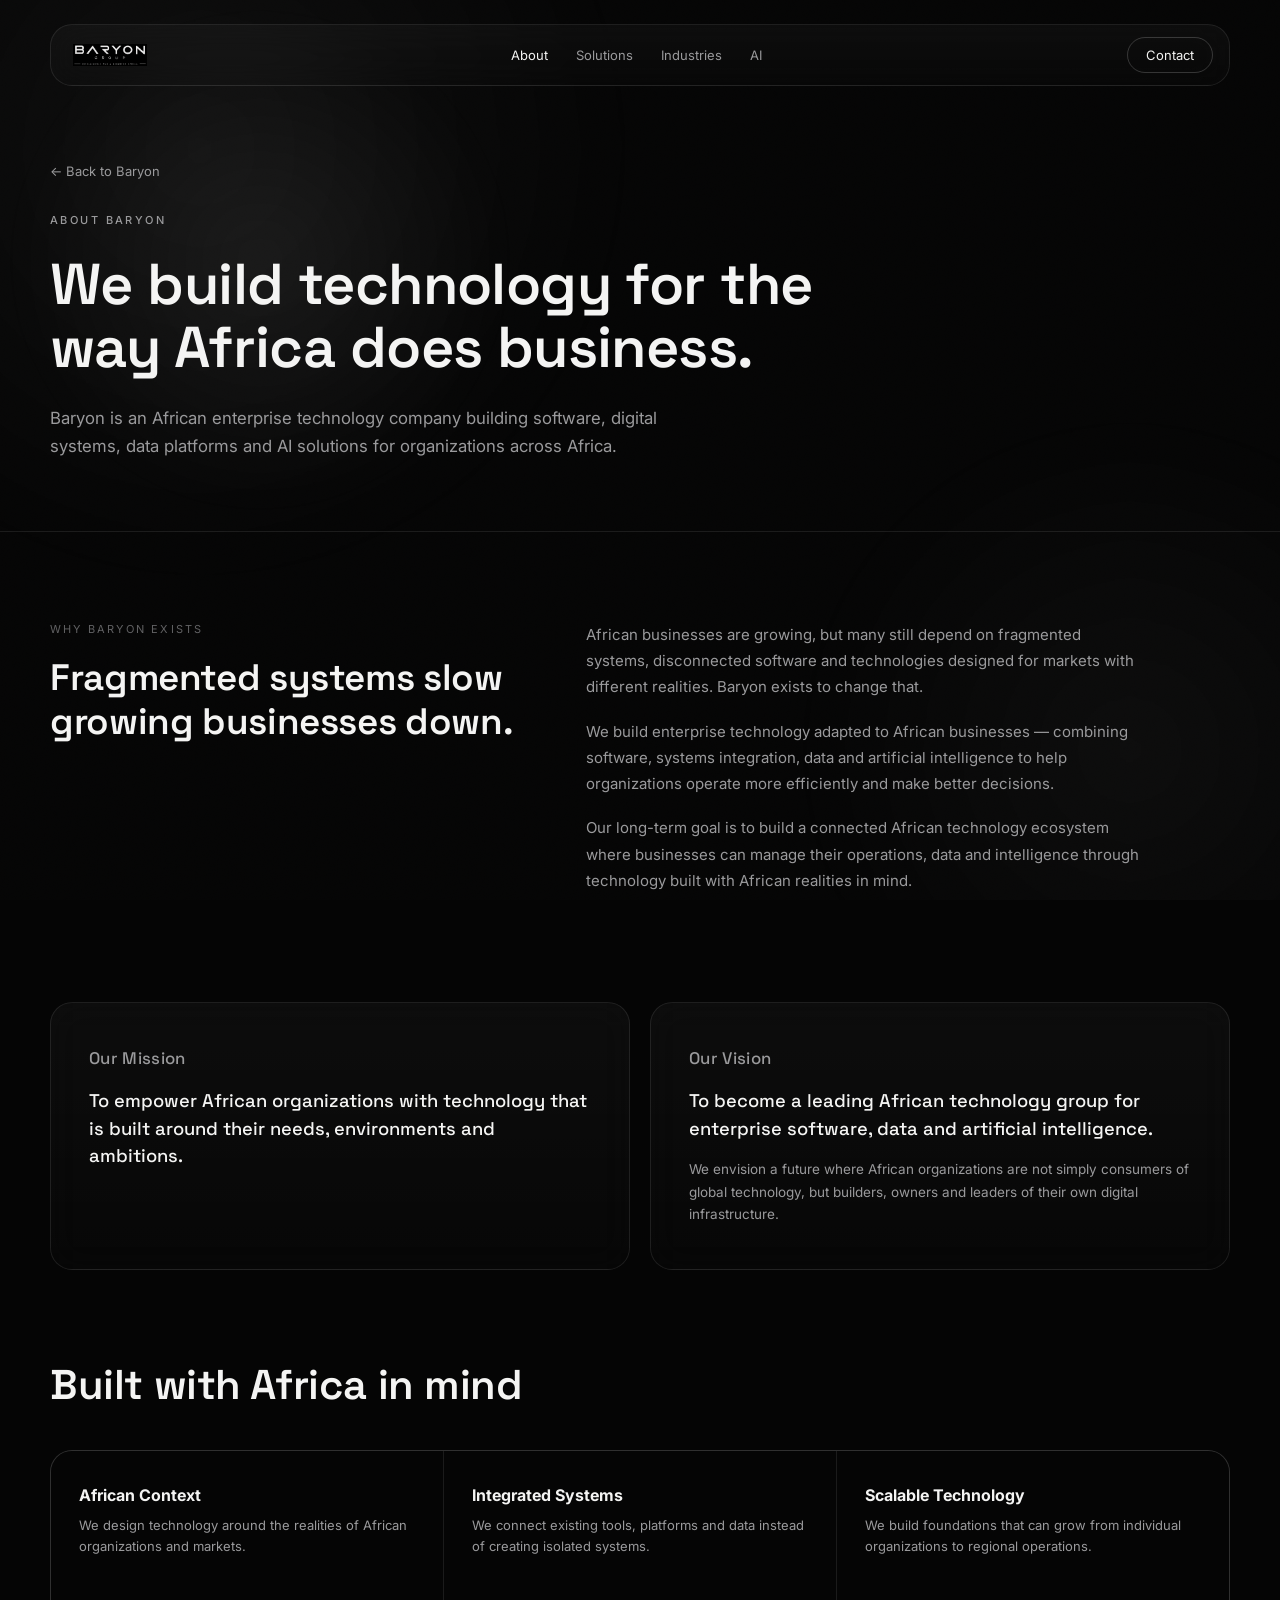
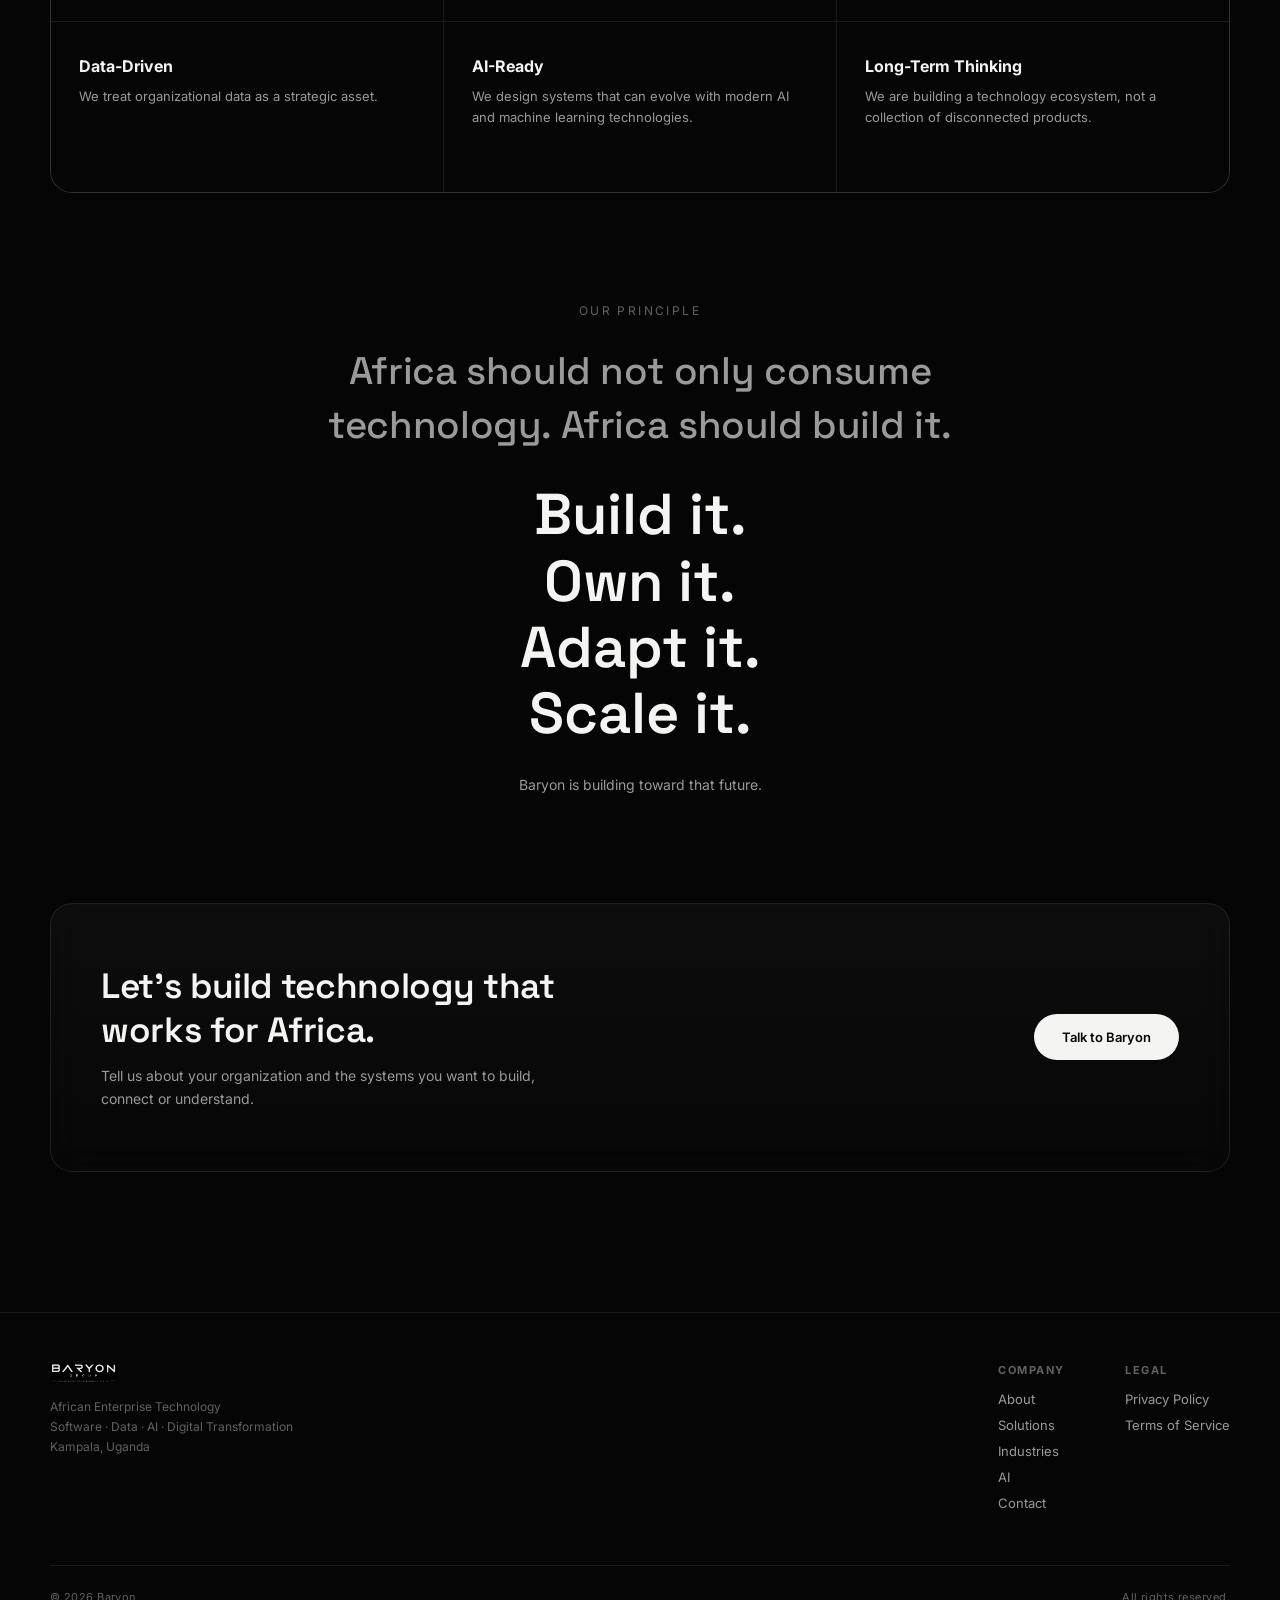
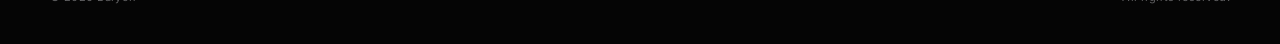
<file: about.html>
<!DOCTYPE html>
<html lang="en">
<head>
<meta charset="UTF-8" />
<meta name="viewport" content="width=device-width, initial-scale=1, viewport-fit=cover" />
<meta name="theme-color" content="#050505" />
<meta name="description" content="Baryon is an African enterprise technology company building software, data platforms and AI for African organizations." />
<title>About — Baryon</title>
<link rel="preconnect" href="https://fonts.googleapis.com">
<link rel="preconnect" href="https://fonts.gstatic.com" crossorigin>
<link href="https://fonts.googleapis.com/css2?family=Space+Grotesk:wght@400;500;600;700&family=Inter:wght@400;500;600&display=swap" rel="stylesheet">
<link rel="stylesheet" href="styles.css">
</head>
<body>
<div class="field"><div class="glow glow-a"></div><div class="glow glow-b"></div><div class="glow glow-cursor" id="cursorGlow"></div></div>
<div class="grain"></div>
<header class="nav glass">
  <a class="brand" href="index.html"><img src="assets/baryon-logo.png" alt="Baryon Group"></a>
  <nav class="links"><a href="about.html" class="current">About</a><a href="solutions.html">Solutions</a><a href="industries.html">Industries</a><a href="ai.html">AI</a></nav>
  <div class="nav-right"><a class="nav-cta" href="contact.html">Contact</a>
  <button class="menu-btn" id="menuBtn" aria-label="Open menu"><span class="bars"><span></span><span></span><span></span></span></button></div>
</header>
<nav class="mobile-menu"><a href="index.html">Home</a><a href="about.html">About</a><a href="solutions.html">Solutions</a><a href="industries.html">Industries</a><a href="ai.html">AI</a><a href="contact.html">Contact</a></nav>
<main>
<section class="page-hero"><div class="inner">
  <a class="legal-back" href="index.html">← Back to Baryon</a>
  <p class="eyebrow">ABOUT BARYON</p>
  <h1>We build technology for the way Africa does business.</h1>
  <p class="lead">Baryon is an African enterprise technology company building software, digital systems, data platforms and AI solutions for organizations across Africa.</p>
</div></section>

<section class="block"><div class="inner two-col">
  <div class="reveal"><div class="label-row"><span class="t">WHY BARYON EXISTS</span></div><h2>Fragmented systems slow growing businesses down.</h2></div>
  <div class="reveal">
    <p>African businesses are growing, but many still depend on fragmented systems, disconnected software and technologies designed for markets with different realities. Baryon exists to change that.</p>
    <p>We build enterprise technology adapted to African businesses — combining software, systems integration, data and artificial intelligence to help organizations operate more efficiently and make better decisions.</p>
    <p>Our long-term goal is to build a connected African technology ecosystem where businesses can manage their operations, data and intelligence through technology built with African realities in mind.</p>
  </div>
</div></section>

<section class="block"><div class="inner">
  <div class="mv" style="padding:0;"><div class="inner" style="padding:0;">
    <div class="mv-card glass reveal"><h3>Our Mission</h3><p>To empower African organizations with technology that is built around their needs, environments and ambitions.</p></div>
    <div class="mv-card glass reveal"><h3>Our Vision</h3><p>To become a leading African technology group for enterprise software, data and artificial intelligence.</p>
    <p class="sub">We envision a future where African organizations are not simply consumers of global technology, but builders, owners and leaders of their own digital infrastructure.</p></div>
  </div></div>
</div></section>

<section class="block"><div class="inner">
  <div class="section-head reveal"><h2>Built with Africa in mind</h2></div>
  <div class="why-grid reveal"><div class="why-cell"><h4>African Context</h4><p>We design technology around the realities of African organizations and markets.</p></div><div class="why-cell"><h4>Integrated Systems</h4><p>We connect existing tools, platforms and data instead of creating isolated systems.</p></div><div class="why-cell"><h4>Scalable Technology</h4><p>We build foundations that can grow from individual organizations to regional operations.</p></div><div class="why-cell"><h4>Data-Driven</h4><p>We treat organizational data as a strategic asset.</p></div><div class="why-cell"><h4>AI-Ready</h4><p>We design systems that can evolve with modern AI and machine learning technologies.</p></div><div class="why-cell"><h4>Long-Term Thinking</h4><p>We are building a technology ecosystem, not a collection of disconnected products.</p></div></div>
</div></section>

<section class="principle-block reveal" style="padding-top:110px;padding-bottom:0;">
  <div class="lede">OUR PRINCIPLE</div>
  <h2>Africa should not only consume technology. Africa should build it.</h2>
  <div class="principle-stack"><div>Build it.</div><div>Own it.</div><div>Adapt it.</div><div>Scale it.</div></div>
  <p class="principle-foot">Baryon is building toward that future.</p>
</section>
<section class="cta-band"><div class="panel glass reveal">
  <div><h2>Let's build technology that works for Africa.</h2><p>Tell us about your organization and the systems you want to build, connect or understand.</p></div>
  <a class="btn" href="contact.html">Talk to Baryon</a>
</div></section>
</main>
<footer>
  <div class="inner">
    <div class="f-brand"><img src="assets/baryon-logo.png" alt="Baryon">
      <p>African Enterprise Technology<br>Software · Data · AI · Digital Transformation<br>Kampala, Uganda</p></div>
    <div class="f-links">
      <div class="f-col"><h5>COMPANY</h5><a href="about.html">About</a><a href="solutions.html">Solutions</a><a href="industries.html">Industries</a><a href="ai.html">AI</a><a href="contact.html">Contact</a></div>
      <div class="f-col"><h5>LEGAL</h5><a href="privacy-policy.html">Privacy Policy</a><a href="terms-of-service.html">Terms of Service</a></div>
    </div>
  </div>
  <div class="inner bottom"><div id="year"></div><div>All rights reserved.</div></div>
</footer>
<script src="script.js"></script>
</body>
</html>
</file>
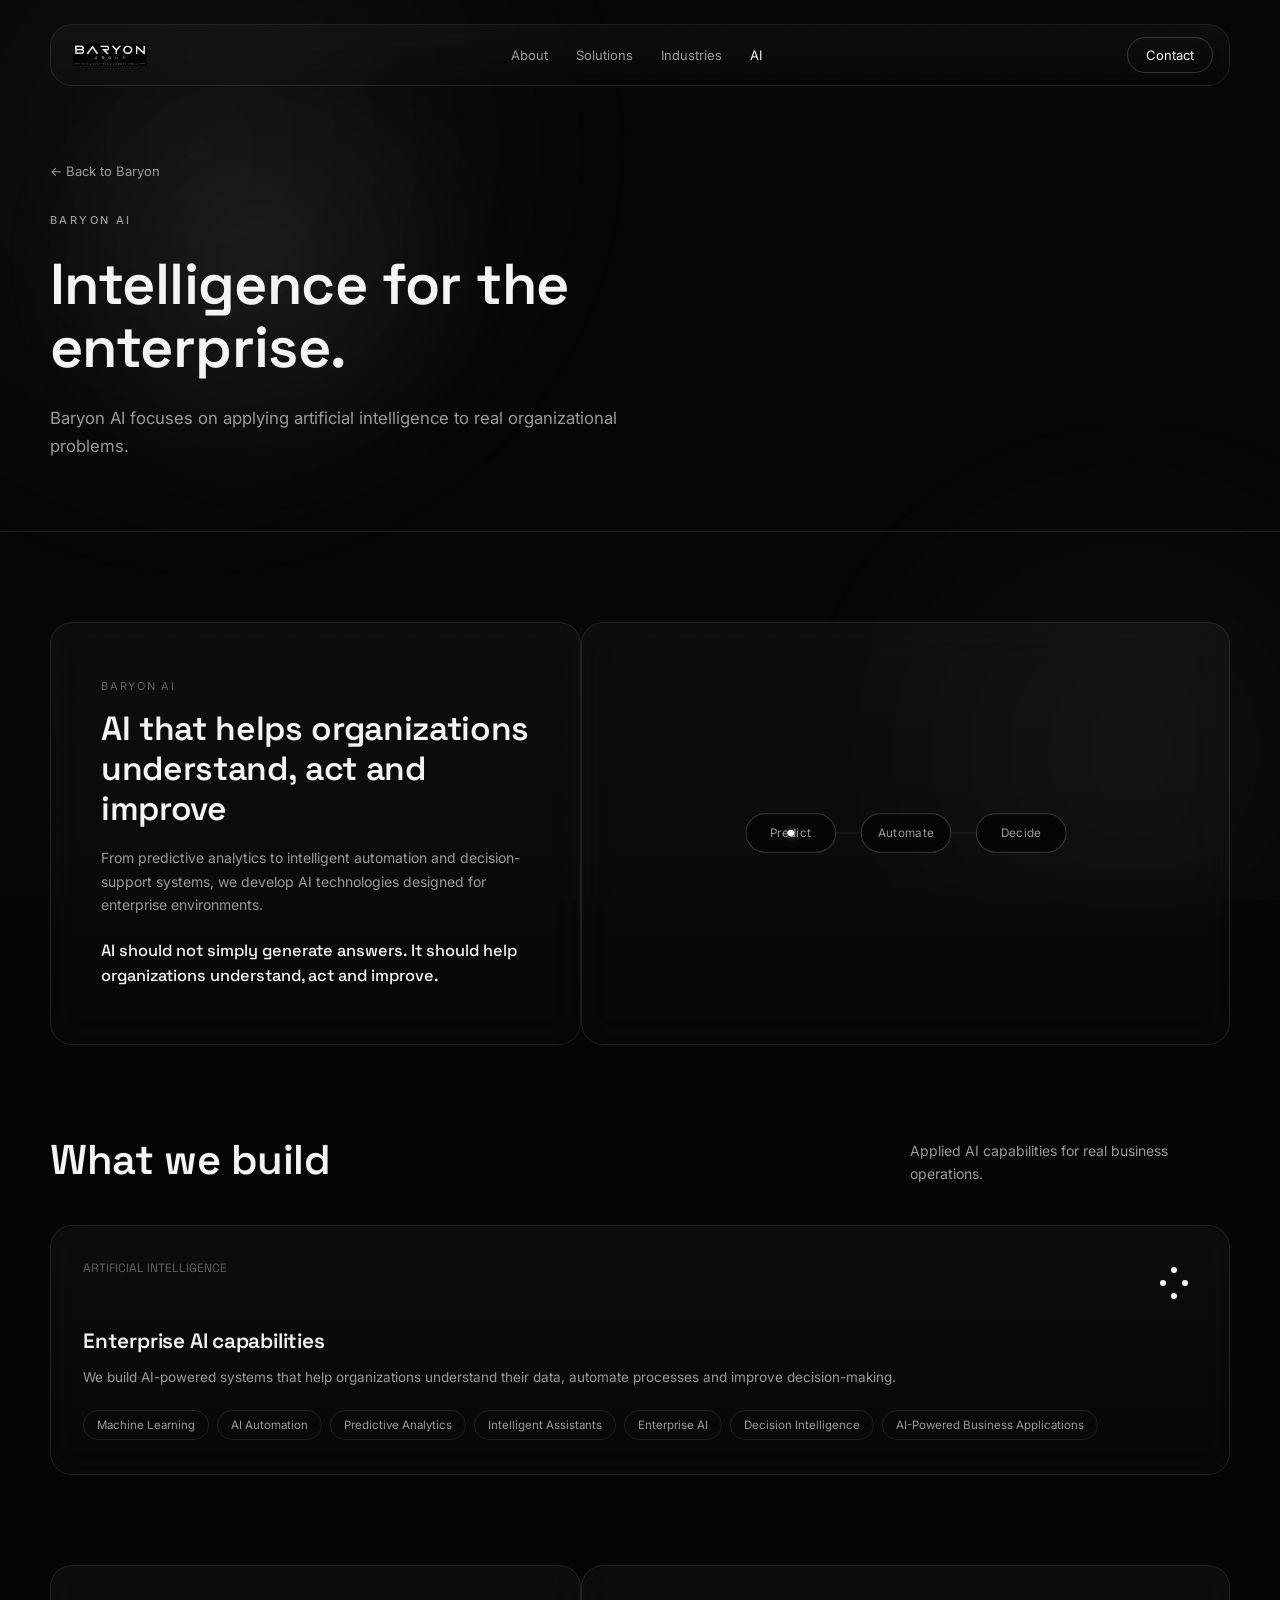
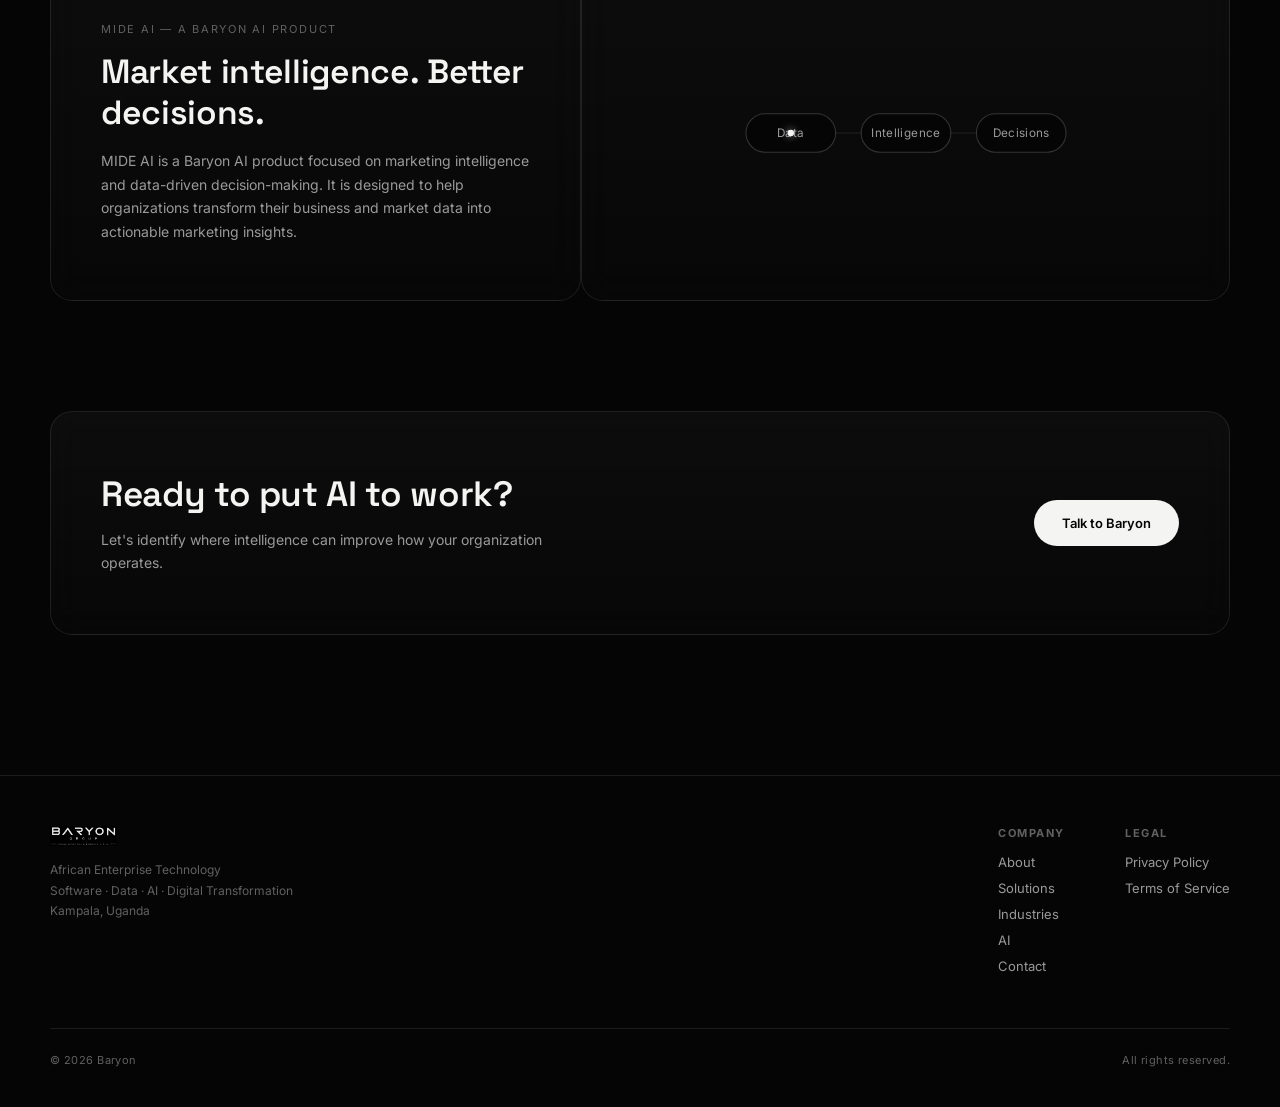
<file: ai.html>
<!DOCTYPE html>
<html lang="en">
<head>
<meta charset="UTF-8" />
<meta name="viewport" content="width=device-width, initial-scale=1, viewport-fit=cover" />
<meta name="theme-color" content="#050505" />
<meta name="description" content="Baryon AI applies artificial intelligence to real organizational problems. Discover MIDE AI, our market intelligence product." />
<title>Baryon AI — Baryon</title>
<link rel="preconnect" href="https://fonts.googleapis.com">
<link rel="preconnect" href="https://fonts.gstatic.com" crossorigin>
<link href="https://fonts.googleapis.com/css2?family=Space+Grotesk:wght@400;500;600;700&family=Inter:wght@400;500;600&display=swap" rel="stylesheet">
<link rel="stylesheet" href="styles.css">
</head>
<body>
<div class="field"><div class="glow glow-a"></div><div class="glow glow-b"></div><div class="glow glow-cursor" id="cursorGlow"></div></div>
<div class="grain"></div>
<header class="nav glass">
  <a class="brand" href="index.html"><img src="assets/baryon-logo.png" alt="Baryon Group"></a>
  <nav class="links"><a href="about.html">About</a><a href="solutions.html">Solutions</a><a href="industries.html">Industries</a><a href="ai.html" class="current">AI</a></nav>
  <div class="nav-right"><a class="nav-cta" href="contact.html">Contact</a>
  <button class="menu-btn" id="menuBtn" aria-label="Open menu"><span class="bars"><span></span><span></span><span></span></span></button></div>
</header>
<nav class="mobile-menu"><a href="index.html">Home</a><a href="about.html">About</a><a href="solutions.html">Solutions</a><a href="industries.html">Industries</a><a href="ai.html">AI</a><a href="contact.html">Contact</a></nav>
<main>
<section class="page-hero"><div class="inner">
  <a class="legal-back" href="index.html">← Back to Baryon</a>
  <p class="eyebrow">BARYON AI</p>
  <h1>Intelligence for the enterprise.</h1>
  <p class="lead">Baryon AI focuses on applying artificial intelligence to real organizational problems.</p>
</div></section>

<section class="block products"><div class="inner">
  <div class="product-row">
    <div class="panel glass reveal"><div class="tag">BARYON AI</div><h3>AI that helps organizations understand, act and improve</h3>
      <p>From predictive analytics to intelligent automation and decision-support systems, we develop AI technologies designed for enterprise environments.</p>
      <p class="quote">AI should not simply generate answers. It should help organizations understand, act and improve.</p></div>
    <div class="side glass reveal"><div class="flow-diagram"><svg viewBox="0 0 300 90"><path class="fline" d="M42,45 L258,45"/>
<rect class="fnode" x="0" y="27" width="84" height="36" rx="18"/><text class="flabel" x="42" y="49" text-anchor="middle">Predict</text>
<rect class="fnode" x="108" y="27" width="84" height="36" rx="18"/><text class="flabel" x="150" y="49" text-anchor="middle">Automate</text>
<rect class="fnode" x="216" y="27" width="84" height="36" rx="18"/><text class="flabel" x="258" y="49" text-anchor="middle">Decide</text>
<circle class="packet" r="3" style="offset-path:path('M42,45 L258,45');"/></svg></div></div>
  </div>
</div></section>

<section class="block"><div class="inner">
  <div class="section-head reveal"><h2>What we build</h2><p>Applied AI capabilities for real business operations.</p></div>
  <div class="wwd-card glass reveal"><div class="icon-row"><span class="num">ARTIFICIAL INTELLIGENCE</span><svg class="wwd-icon icon-ai" viewBox="0 0 46 46" fill="none"><line x1="23" y1="10" x2="12" y2="23" stroke="#f4f4f3" stroke-width="1"/><line x1="23" y1="10" x2="34" y2="23" stroke="#f4f4f3" stroke-width="1"/><line x1="12" y1="23" x2="23" y2="36" stroke="#f4f4f3" stroke-width="1"/><line x1="34" y1="23" x2="23" y2="36" stroke="#f4f4f3" stroke-width="1"/><line x1="12" y1="23" x2="34" y2="23" stroke="#f4f4f3" stroke-width="1"/><circle cx="23" cy="10" r="3" fill="#f4f4f3"/><circle cx="12" cy="23" r="3" fill="#f4f4f3"/><circle cx="34" cy="23" r="3" fill="#f4f4f3"/><circle cx="23" cy="36" r="3" fill="#f4f4f3"/></svg></div>
    <h3>Enterprise AI capabilities</h3>
    <p>We build AI-powered systems that help organizations understand their data, automate processes and improve decision-making.</p>
    <div class="tags"><span>Machine Learning</span><span>AI Automation</span><span>Predictive Analytics</span><span>Intelligent Assistants</span><span>Enterprise AI</span><span>Decision Intelligence</span><span>AI-Powered Business Applications</span></div>
  </div>
</div></section>

<section class="block products"><div class="inner">
  <div class="product-row">
    <div class="panel glass reveal"><div class="tag">MIDE AI — A BARYON AI PRODUCT</div><h3>Market intelligence. Better decisions.</h3>
      <p>MIDE AI is a Baryon AI product focused on marketing intelligence and data-driven decision-making. It is designed to help organizations transform their business and market data into actionable marketing insights.</p></div>
    <div class="side glass reveal"><div class="flow-diagram"><svg viewBox="0 0 300 90"><path class="fline" d="M42,45 L258,45"/>
<rect class="fnode" x="0" y="27" width="84" height="36" rx="18"/><text class="flabel" x="42" y="49" text-anchor="middle">Data</text>
<rect class="fnode" x="108" y="27" width="84" height="36" rx="18"/><text class="flabel" x="150" y="49" text-anchor="middle">Intelligence</text>
<rect class="fnode" x="216" y="27" width="84" height="36" rx="18"/><text class="flabel" x="258" y="49" text-anchor="middle">Decisions</text>
<circle class="packet" r="3" style="offset-path:path('M42,45 L258,45');"/></svg></div></div>
  </div>
</div></section>
<section class="cta-band"><div class="panel glass reveal">
  <div><h2>Ready to put AI to work?</h2><p>Let's identify where intelligence can improve how your organization operates.</p></div>
  <a class="btn" href="contact.html">Talk to Baryon</a>
</div></section>
</main>
<footer>
  <div class="inner">
    <div class="f-brand"><img src="assets/baryon-logo.png" alt="Baryon">
      <p>African Enterprise Technology<br>Software · Data · AI · Digital Transformation<br>Kampala, Uganda</p></div>
    <div class="f-links">
      <div class="f-col"><h5>COMPANY</h5><a href="about.html">About</a><a href="solutions.html">Solutions</a><a href="industries.html">Industries</a><a href="ai.html">AI</a><a href="contact.html">Contact</a></div>
      <div class="f-col"><h5>LEGAL</h5><a href="privacy-policy.html">Privacy Policy</a><a href="terms-of-service.html">Terms of Service</a></div>
    </div>
  </div>
  <div class="inner bottom"><div id="year"></div><div>All rights reserved.</div></div>
</footer>
<script src="script.js"></script>
</body>
</html>
</file>
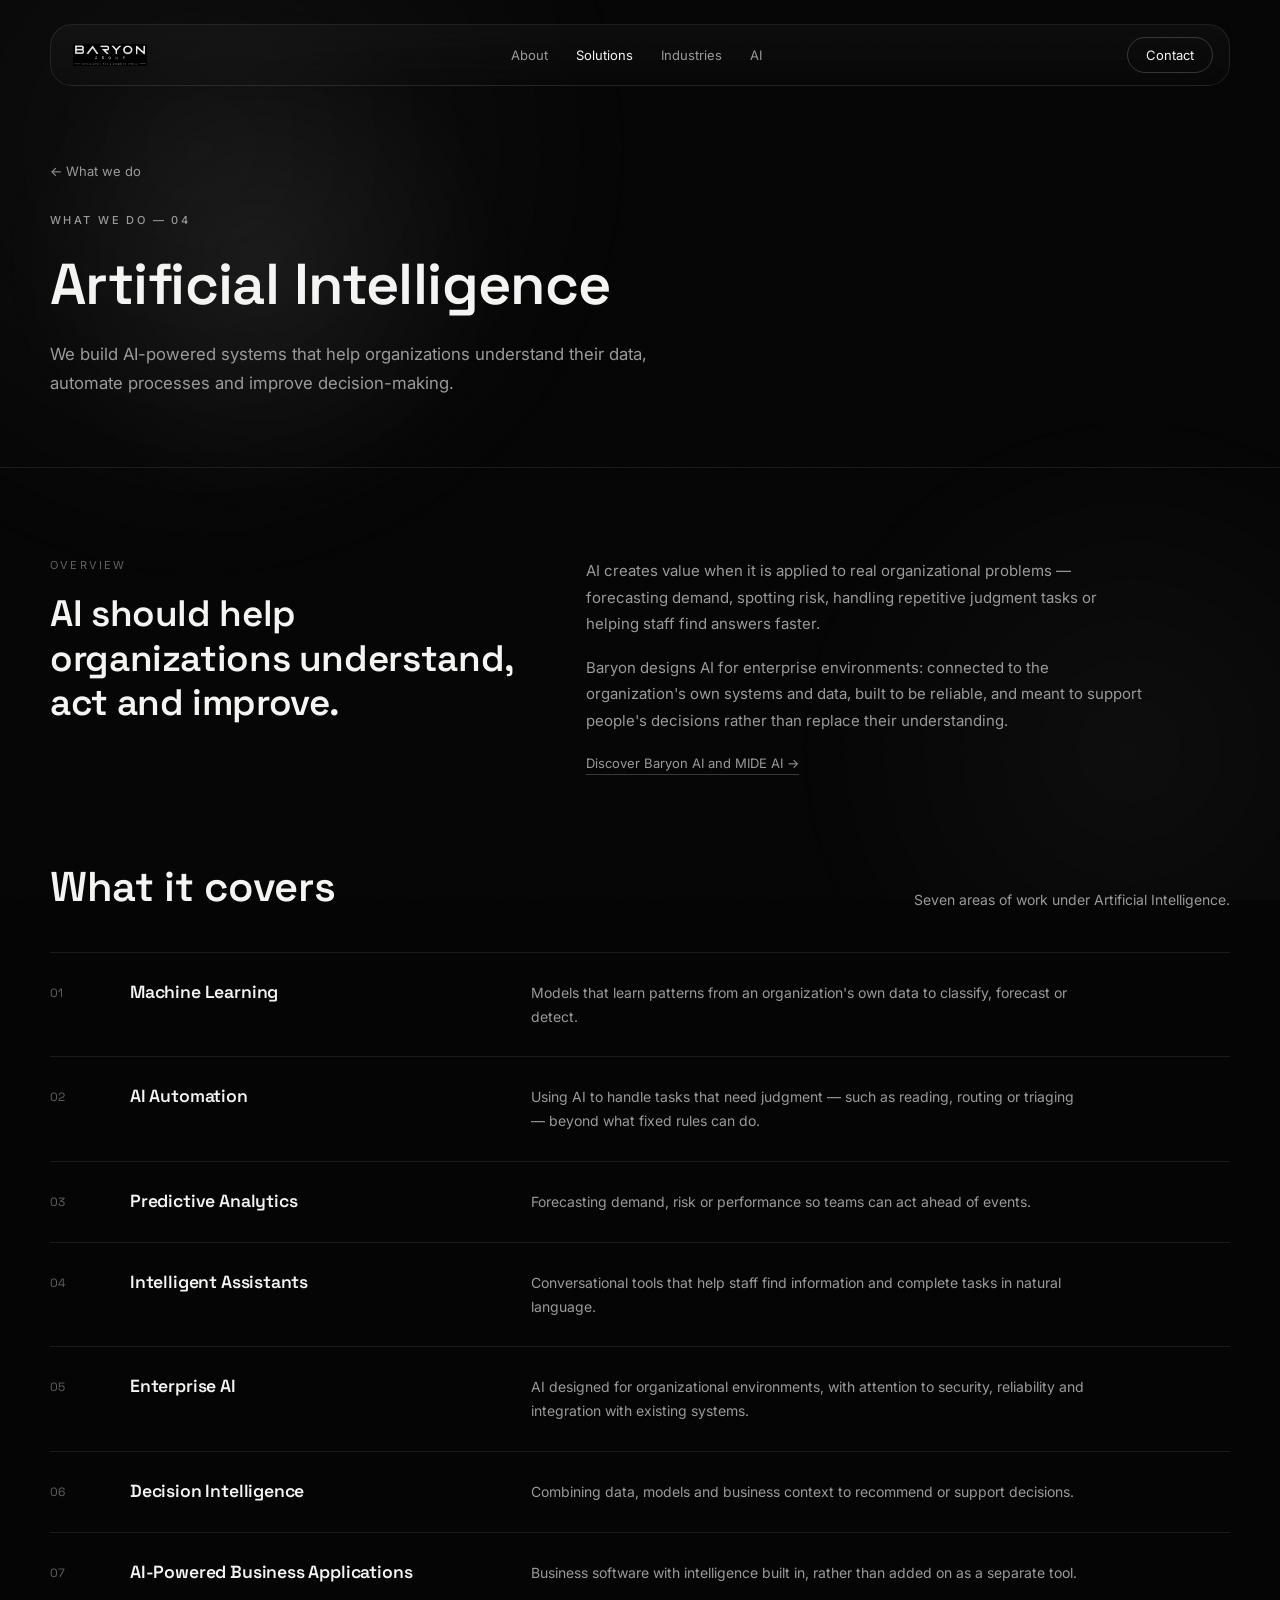
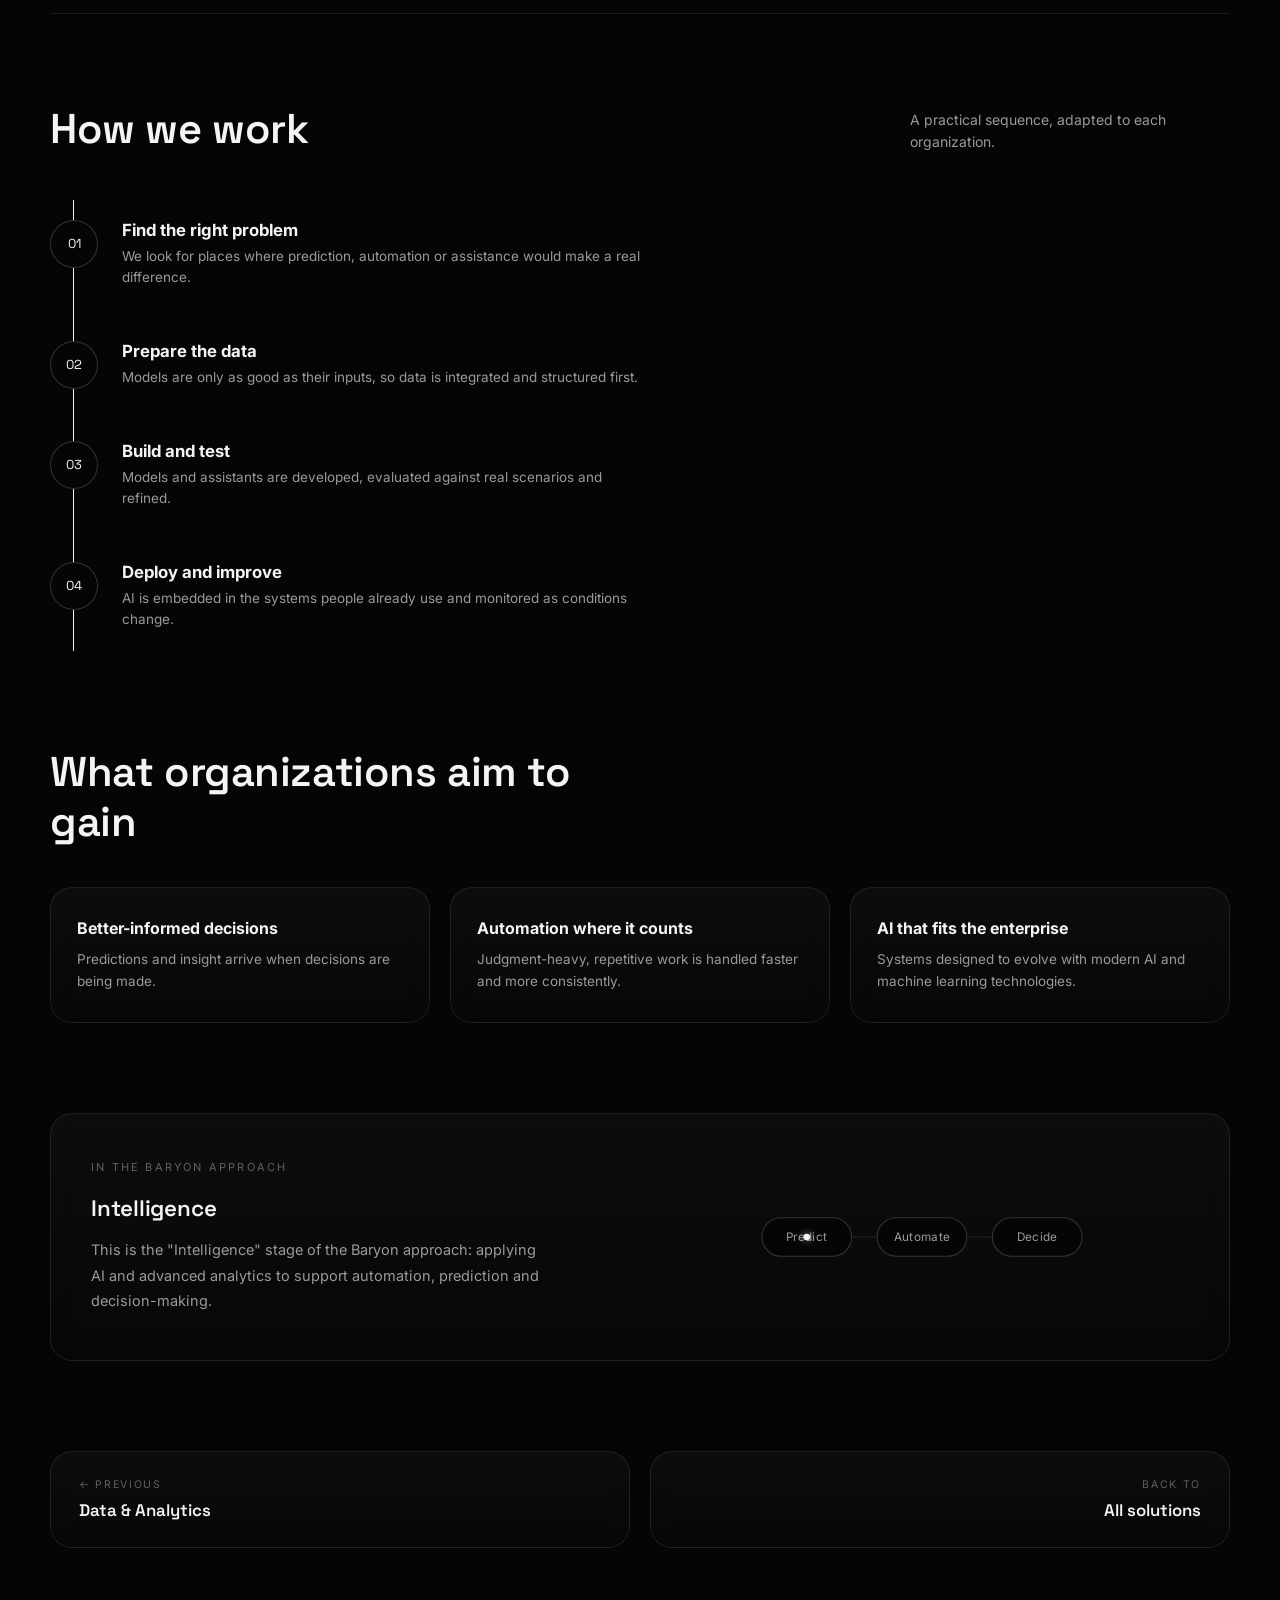
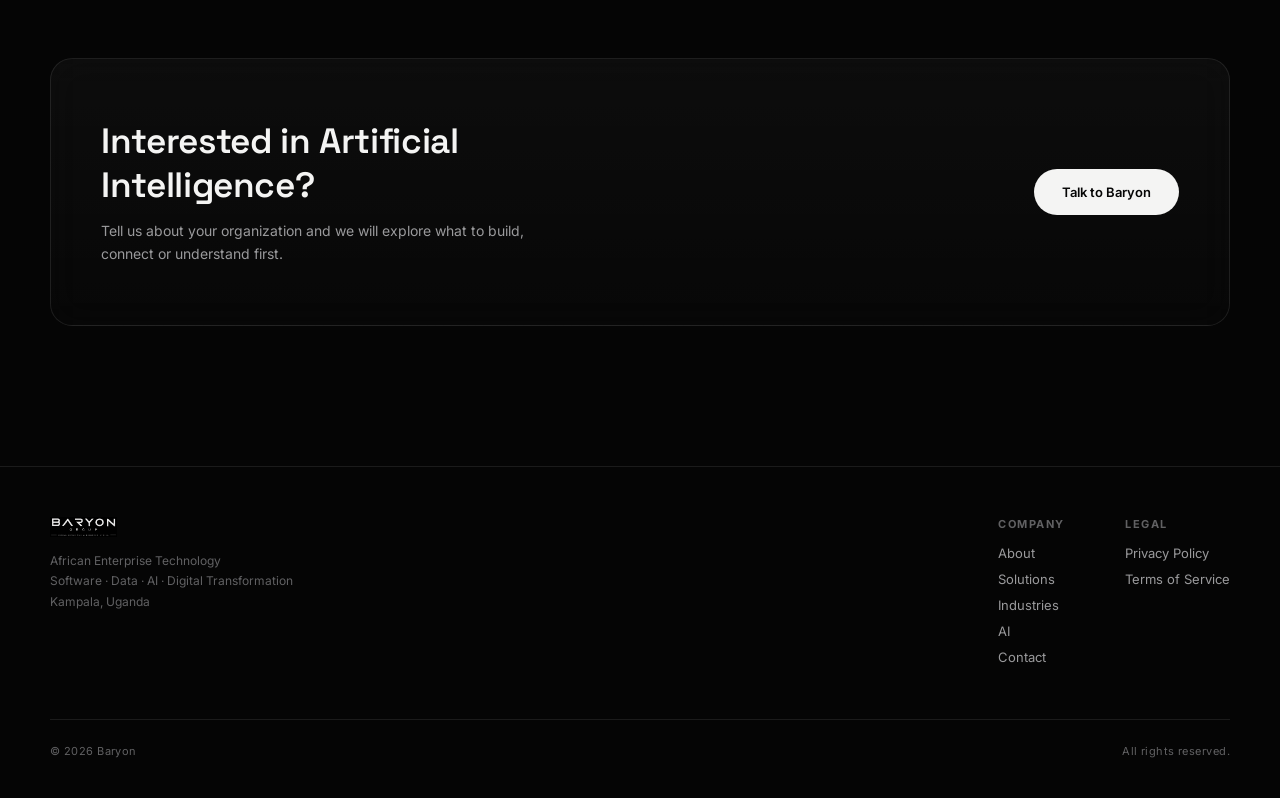
<file: artificial-intelligence.html>
<!DOCTYPE html>
<html lang="en">
<head>
<meta charset="UTF-8" />
<meta name="viewport" content="width=device-width, initial-scale=1, viewport-fit=cover" />
<meta name="theme-color" content="#050505" />
<meta name="description" content="Artificial intelligence by Baryon: machine learning, AI automation, predictive analytics, intelligent assistants, enterprise AI and decision intelligence." />
<title>Artificial Intelligence — Baryon</title>
<link rel="preconnect" href="https://fonts.googleapis.com">
<link rel="preconnect" href="https://fonts.gstatic.com" crossorigin>
<link href="https://fonts.googleapis.com/css2?family=Space+Grotesk:wght@400;500;600;700&family=Inter:wght@400;500;600&display=swap" rel="stylesheet">
<link rel="stylesheet" href="styles.css">
</head>
<body>
<div class="field"><div class="glow glow-a"></div><div class="glow glow-b"></div><div class="glow glow-cursor" id="cursorGlow"></div></div>
<div class="grain"></div>
<header class="nav glass">
  <a class="brand" href="index.html"><img src="assets/baryon-logo.png" alt="Baryon Group"></a>
  <nav class="links"><a href="about.html">About</a><a href="solutions.html" class="current">Solutions</a><a href="industries.html">Industries</a><a href="ai.html">AI</a></nav>
  <div class="nav-right"><a class="nav-cta" href="contact.html">Contact</a>
  <button class="menu-btn" id="menuBtn" aria-label="Open menu"><span class="bars"><span></span><span></span><span></span></span></button></div>
</header>
<nav class="mobile-menu"><a href="index.html">Home</a><a href="about.html">About</a><a href="solutions.html">Solutions</a><a href="industries.html">Industries</a><a href="ai.html">AI</a><a href="contact.html">Contact</a></nav>
<main>
<section class="page-hero"><div class="inner">
  <a class="legal-back" href="solutions.html">← What we do</a>
  <p class="eyebrow">WHAT WE DO — 04</p>
  <h1>Artificial Intelligence</h1>
  <p class="lead">We build AI-powered systems that help organizations understand their data, automate processes and improve decision-making.</p>
</div></section>

<section class="block"><div class="inner two-col">
  <div class="reveal"><div class="label-row"><span class="t">OVERVIEW</span></div><h2>AI should help organizations understand, act and improve.</h2></div>
  <div class="reveal"><p>AI creates value when it is applied to real organizational problems — forecasting demand, spotting risk, handling repetitive judgment tasks or helping staff find answers faster.</p><p>Baryon designs AI for enterprise environments: connected to the organization's own systems and data, built to be reliable, and meant to support people's decisions rather than replace their understanding.</p><a class="textlink" href="ai.html">Discover Baryon AI and MIDE AI →</a></div>
</div></section>

<section class="block"><div class="inner">
  <div class="section-head reveal"><h2>What it covers</h2><p>Seven areas of work under Artificial Intelligence.</p></div>
  <div class="item-list reveal">
  <div class="item-row"><span class="k">01</span><h3>Machine Learning</h3><p>Models that learn patterns from an organization's own data to classify, forecast or detect.</p></div><div class="item-row"><span class="k">02</span><h3>AI Automation</h3><p>Using AI to handle tasks that need judgment — such as reading, routing or triaging — beyond what fixed rules can do.</p></div><div class="item-row"><span class="k">03</span><h3>Predictive Analytics</h3><p>Forecasting demand, risk or performance so teams can act ahead of events.</p></div><div class="item-row"><span class="k">04</span><h3>Intelligent Assistants</h3><p>Conversational tools that help staff find information and complete tasks in natural language.</p></div><div class="item-row"><span class="k">05</span><h3>Enterprise AI</h3><p>AI designed for organizational environments, with attention to security, reliability and integration with existing systems.</p></div><div class="item-row"><span class="k">06</span><h3>Decision Intelligence</h3><p>Combining data, models and business context to recommend or support decisions.</p></div><div class="item-row"><span class="k">07</span><h3>AI-Powered Business Applications</h3><p>Business software with intelligence built in, rather than added on as a separate tool.</p></div>
  </div>
</div></section>

<section class="block"><div class="inner">
  <div class="section-head reveal"><h2>How we work</h2><p>A practical sequence, adapted to each organization.</p></div>
  <div class="steps reveal"><div class="line-fill"></div>
  <div class="step"><div class="dot"><span class="n">01</span></div><div><h4>Find the right problem</h4><p>We look for places where prediction, automation or assistance would make a real difference.</p></div></div><div class="step"><div class="dot"><span class="n">02</span></div><div><h4>Prepare the data</h4><p>Models are only as good as their inputs, so data is integrated and structured first.</p></div></div><div class="step"><div class="dot"><span class="n">03</span></div><div><h4>Build and test</h4><p>Models and assistants are developed, evaluated against real scenarios and refined.</p></div></div><div class="step"><div class="dot"><span class="n">04</span></div><div><h4>Deploy and improve</h4><p>AI is embedded in the systems people already use and monitored as conditions change.</p></div></div>
  </div>
</div></section>

<section class="block"><div class="inner">
  <div class="section-head reveal"><h2>What organizations aim to gain</h2></div>
  <div class="outcomes stagger"><div class="glass reveal"><h4>Better-informed decisions</h4><p>Predictions and insight arrive when decisions are being made.</p></div><div class="glass reveal"><h4>Automation where it counts</h4><p>Judgment-heavy, repetitive work is handled faster and more consistently.</p></div><div class="glass reveal"><h4>AI that fits the enterprise</h4><p>Systems designed to evolve with modern AI and machine learning technologies.</p></div></div>
</div></section>

<section class="block"><div class="inner">
  <div class="fit-panel glass reveal">
    <div><div class="label-row"><span class="t">IN THE BARYON APPROACH</span></div><h3>Intelligence</h3><p>This is the "Intelligence" stage of the Baryon approach: applying AI and advanced analytics to support automation, prediction and decision-making.</p></div>
    <div class="side" style="display:flex;justify-content:center;"><div class="flow-diagram"><svg viewBox="0 0 300 90"><path class="fline" d="M42,45 L258,45"/>
<rect class="fnode" x="0" y="27" width="84" height="36" rx="18"/><text class="flabel" x="42" y="49" text-anchor="middle">Predict</text>
<rect class="fnode" x="108" y="27" width="84" height="36" rx="18"/><text class="flabel" x="150" y="49" text-anchor="middle">Automate</text>
<rect class="fnode" x="216" y="27" width="84" height="36" rx="18"/><text class="flabel" x="258" y="49" text-anchor="middle">Decide</text>
<circle class="packet" r="3" style="offset-path:path('M42,45 L258,45');"/></svg></div></div>
  </div>
</div></section>

<section class="block"><div class="inner pager"><a class="glass prev" href="data-analytics.html"><small>← PREVIOUS</small><span>Data & Analytics</span></a><a class="glass next" href="solutions.html"><small>BACK TO</small><span>All solutions</span></a></div></section>
<section class="cta-band"><div class="panel glass reveal">
  <div><h2>Interested in Artificial Intelligence?</h2><p>Tell us about your organization and we will explore what to build, connect or understand first.</p></div>
  <a class="btn" href="contact.html">Talk to Baryon</a>
</div></section>
</main>
<footer>
  <div class="inner">
    <div class="f-brand"><img src="assets/baryon-logo.png" alt="Baryon">
      <p>African Enterprise Technology<br>Software · Data · AI · Digital Transformation<br>Kampala, Uganda</p></div>
    <div class="f-links">
      <div class="f-col"><h5>COMPANY</h5><a href="about.html">About</a><a href="solutions.html">Solutions</a><a href="industries.html">Industries</a><a href="ai.html">AI</a><a href="contact.html">Contact</a></div>
      <div class="f-col"><h5>LEGAL</h5><a href="privacy-policy.html">Privacy Policy</a><a href="terms-of-service.html">Terms of Service</a></div>
    </div>
  </div>
  <div class="inner bottom"><div id="year"></div><div>All rights reserved.</div></div>
</footer>
<script src="script.js"></script>
</body>
</html>
</file>
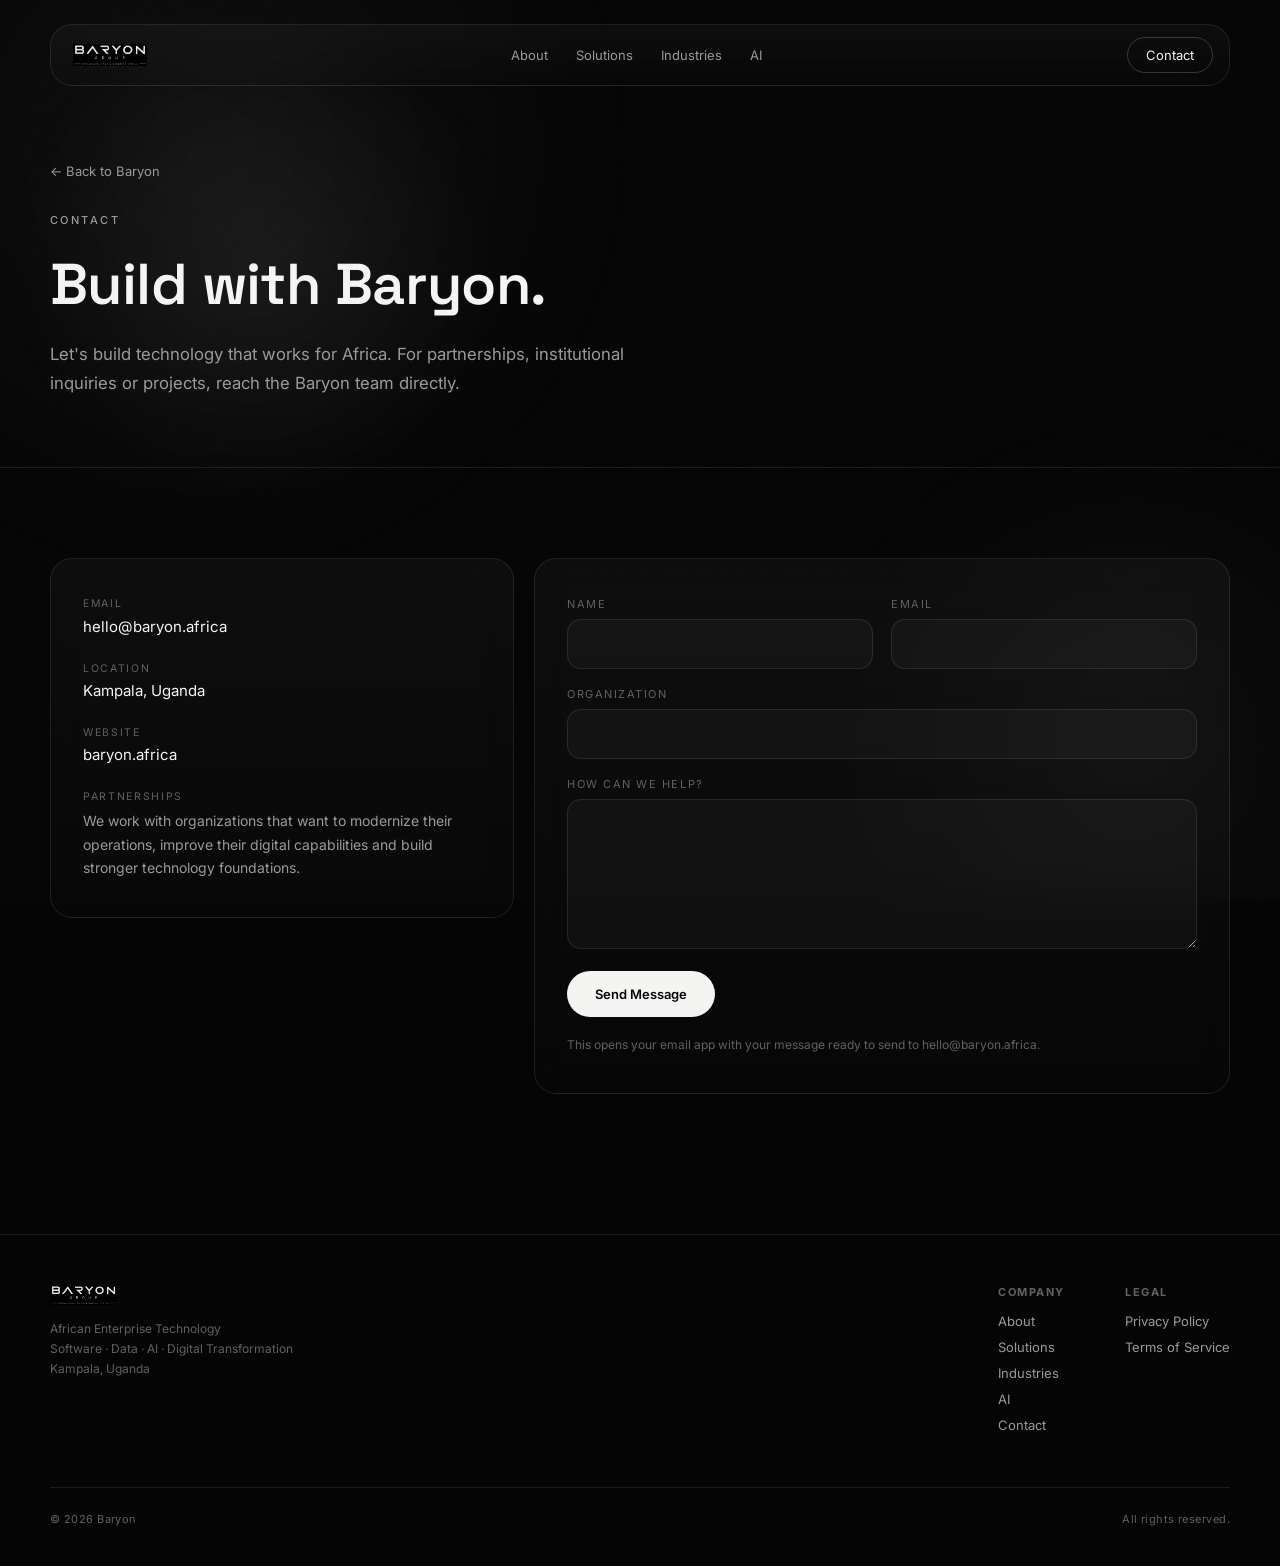
<file: contact.html>
<!DOCTYPE html>
<html lang="en">
<head>
<meta charset="UTF-8" />
<meta name="viewport" content="width=device-width, initial-scale=1, viewport-fit=cover" />
<meta name="theme-color" content="#050505" />
<meta name="description" content="Contact Baryon — partnerships, projects and institutional inquiries. Kampala, Uganda." />
<title>Contact — Baryon</title>
<link rel="preconnect" href="https://fonts.googleapis.com">
<link rel="preconnect" href="https://fonts.gstatic.com" crossorigin>
<link href="https://fonts.googleapis.com/css2?family=Space+Grotesk:wght@400;500;600;700&family=Inter:wght@400;500;600&display=swap" rel="stylesheet">
<link rel="stylesheet" href="styles.css">
</head>
<body>
<div class="field"><div class="glow glow-a"></div><div class="glow glow-b"></div><div class="glow glow-cursor" id="cursorGlow"></div></div>
<div class="grain"></div>
<header class="nav glass">
  <a class="brand" href="index.html"><img src="assets/baryon-logo.png" alt="Baryon Group"></a>
  <nav class="links"><a href="about.html">About</a><a href="solutions.html">Solutions</a><a href="industries.html">Industries</a><a href="ai.html">AI</a></nav>
  <div class="nav-right"><a class="nav-cta" href="contact.html">Contact</a>
  <button class="menu-btn" id="menuBtn" aria-label="Open menu"><span class="bars"><span></span><span></span><span></span></span></button></div>
</header>
<nav class="mobile-menu"><a href="index.html">Home</a><a href="about.html">About</a><a href="solutions.html">Solutions</a><a href="industries.html">Industries</a><a href="ai.html">AI</a><a href="contact.html">Contact</a></nav>
<main>
<section class="page-hero"><div class="inner">
  <a class="legal-back" href="index.html">← Back to Baryon</a>
  <p class="eyebrow">CONTACT</p>
  <h1>Build with Baryon.</h1>
  <p class="lead">Let's build technology that works for Africa. For partnerships, institutional inquiries or projects, reach the Baryon team directly.</p>
</div></section>

<section class="block"><div class="inner contact-grid">
  <div class="contact-info glass reveal">
    <div class="row"><span>EMAIL</span><a href="mailto:hello@baryon.africa">hello@baryon.africa</a></div>
    <div class="row"><span>LOCATION</span><div>Kampala, Uganda</div></div>
    <div class="row"><span>WEBSITE</span><div>baryon.africa</div></div>
    <div class="row"><span>PARTNERSHIPS</span><div style="color:var(--gray-1);font-size:14px;line-height:1.65;">We work with organizations that want to modernize their operations, improve their digital capabilities and build stronger technology foundations.</div></div>
  </div>
  <form class="contact-form glass reveal" id="contactForm">
    <div class="form-row">
      <div><label for="name">NAME</label><input id="name" name="name" type="text" autocomplete="name" required></div>
      <div><label for="email">EMAIL</label><input id="email" name="email" type="email" autocomplete="email" inputmode="email" required></div>
    </div>
    <div><label for="org">ORGANIZATION</label><input id="org" name="org" type="text" autocomplete="organization"></div>
    <div><label for="message">HOW CAN WE HELP?</label><textarea id="message" name="message" required></textarea></div>
    <button class="btn" type="submit">Send Message</button>
    <p class="note">This opens your email app with your message ready to send to hello@baryon.africa.</p>
  </form>
</div></section>
<div style="height:140px"></div>
</main>
<footer>
  <div class="inner">
    <div class="f-brand"><img src="assets/baryon-logo.png" alt="Baryon">
      <p>African Enterprise Technology<br>Software · Data · AI · Digital Transformation<br>Kampala, Uganda</p></div>
    <div class="f-links">
      <div class="f-col"><h5>COMPANY</h5><a href="about.html">About</a><a href="solutions.html">Solutions</a><a href="industries.html">Industries</a><a href="ai.html">AI</a><a href="contact.html">Contact</a></div>
      <div class="f-col"><h5>LEGAL</h5><a href="privacy-policy.html">Privacy Policy</a><a href="terms-of-service.html">Terms of Service</a></div>
    </div>
  </div>
  <div class="inner bottom"><div id="year"></div><div>All rights reserved.</div></div>
</footer>
<script src="script.js"></script>
</body>
</html>
</file>
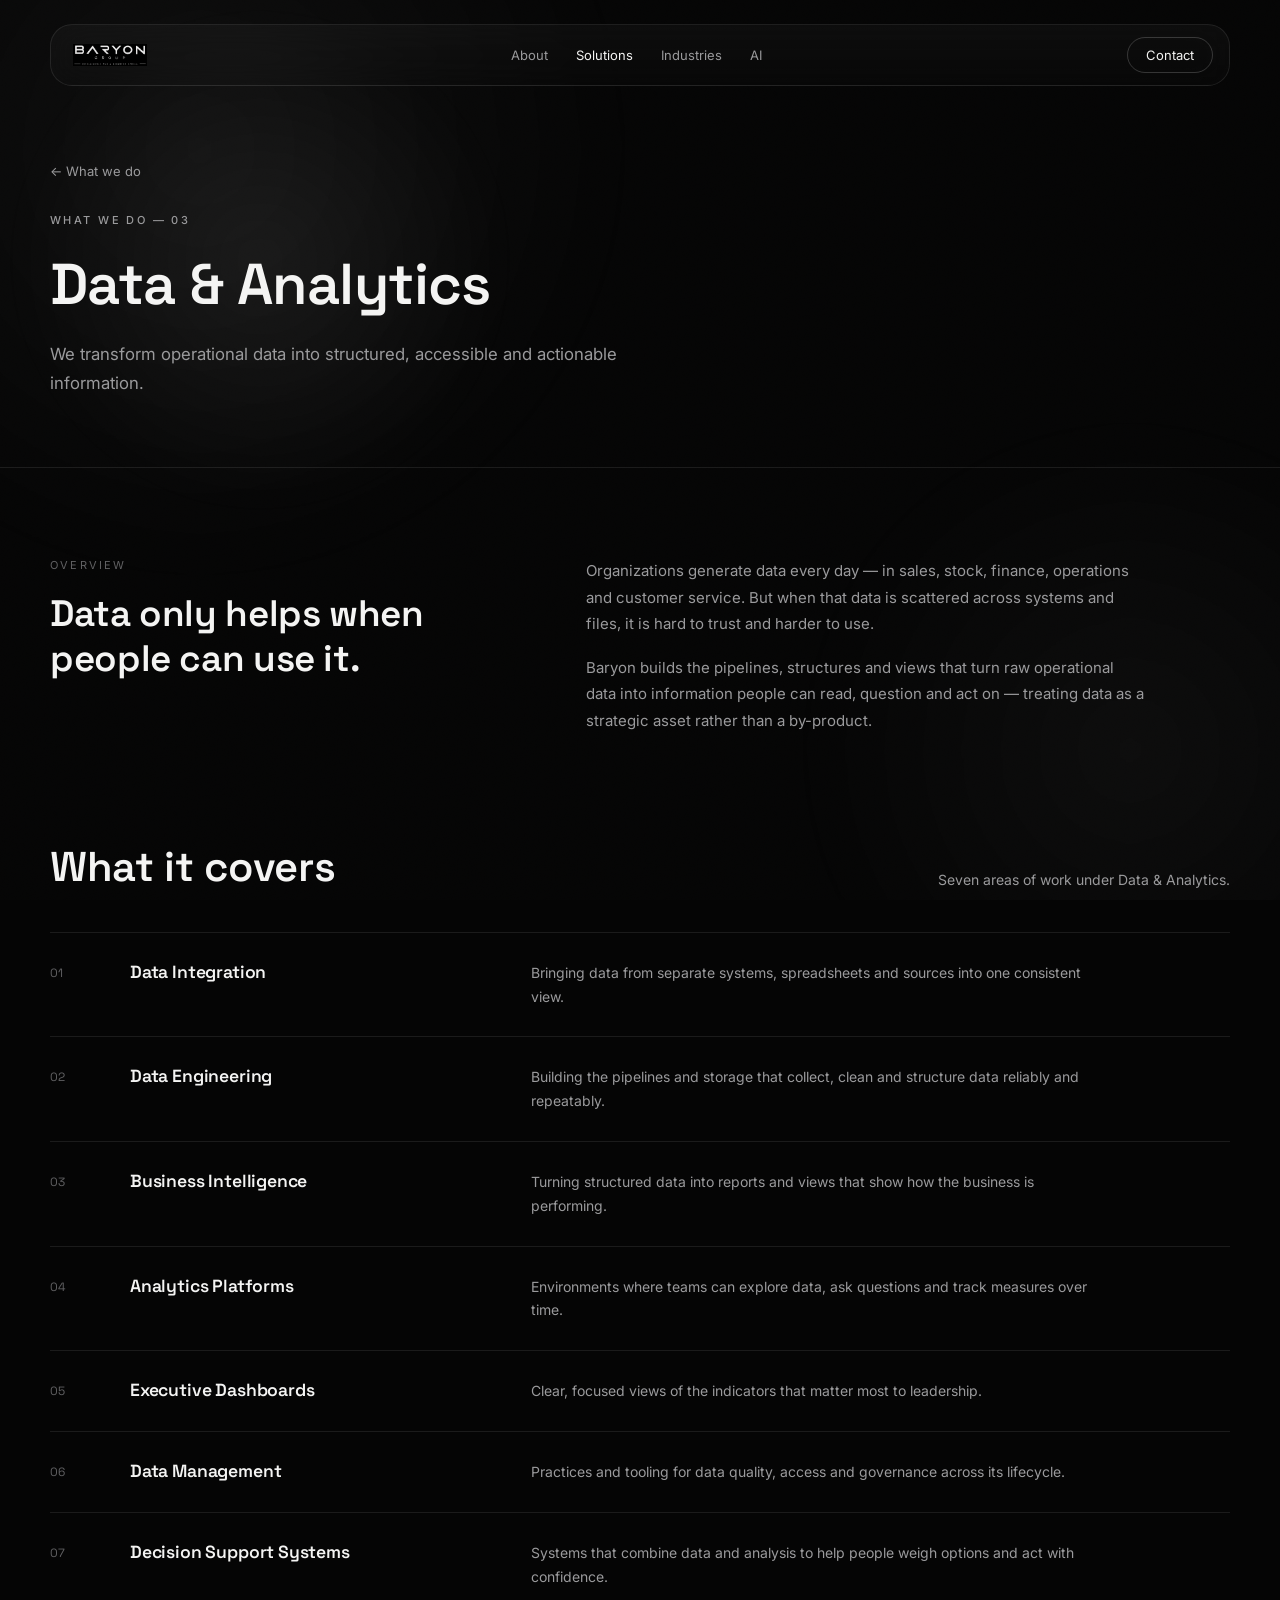
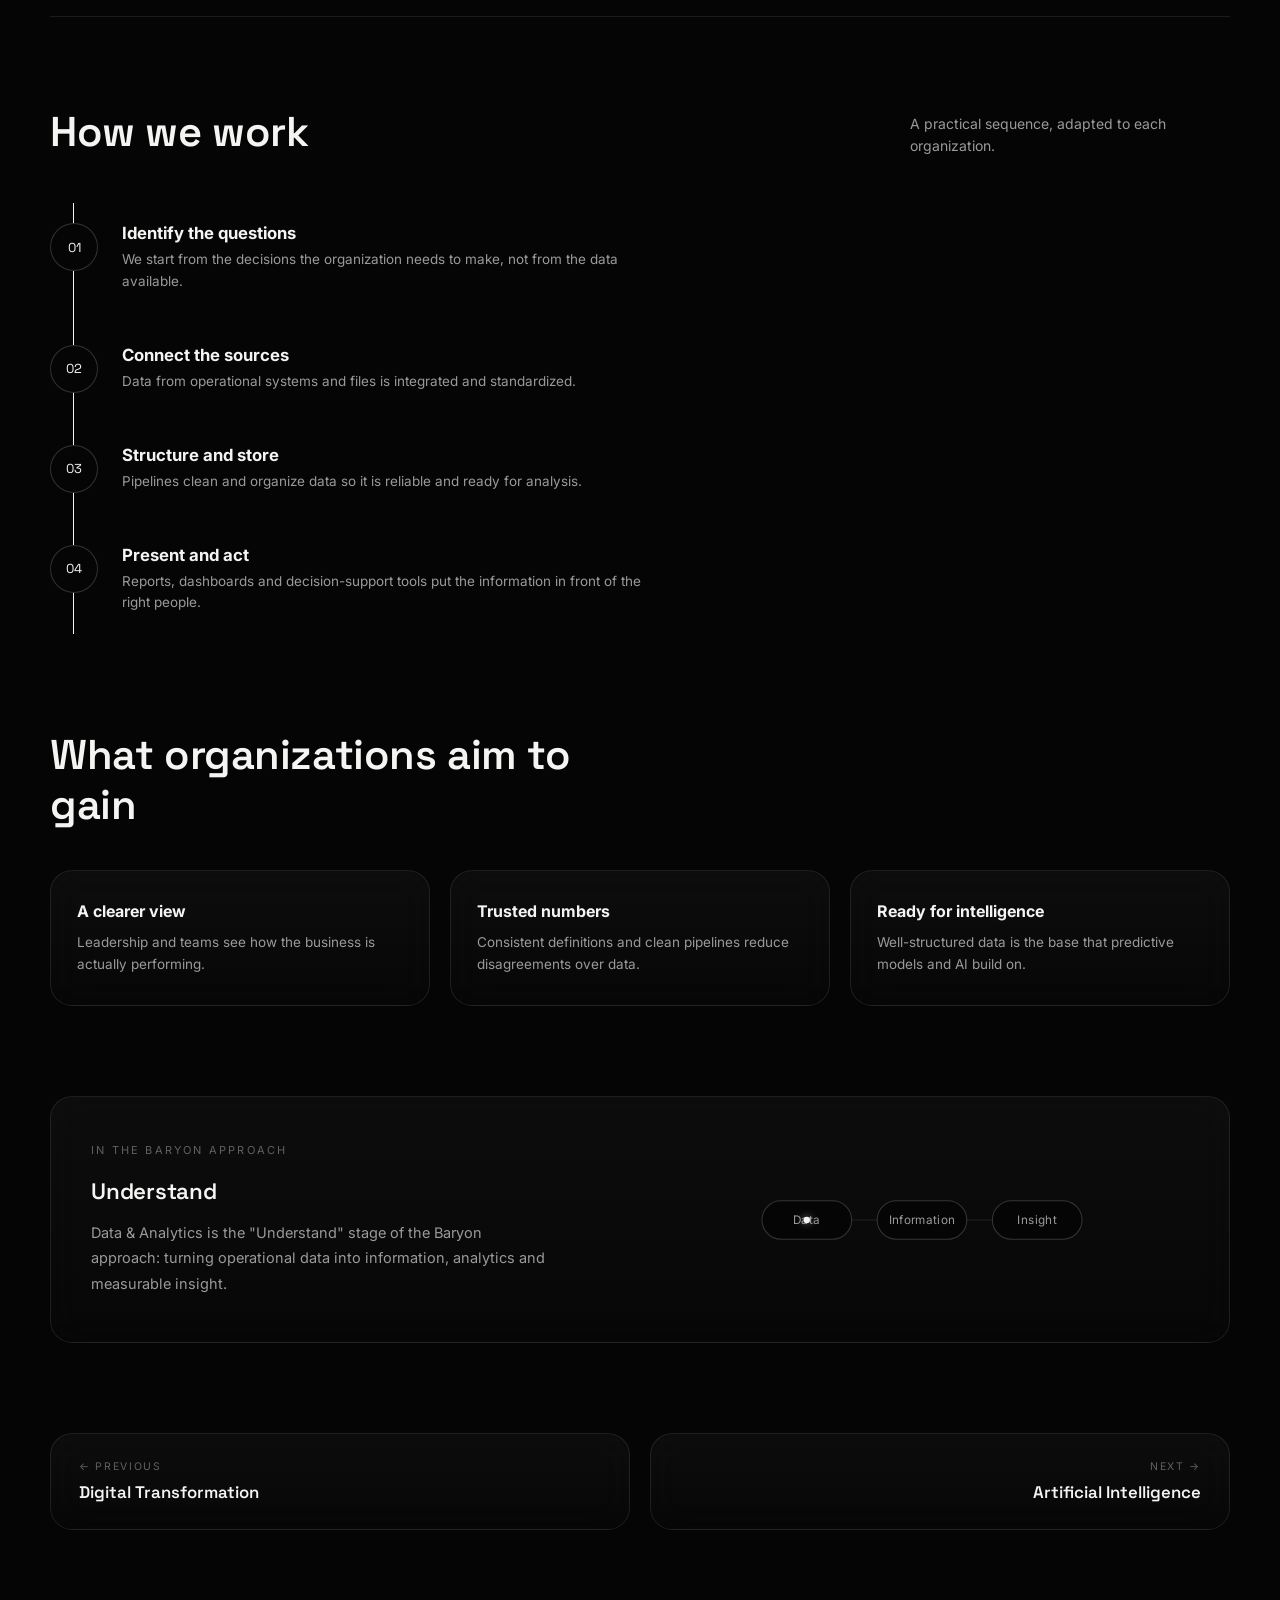
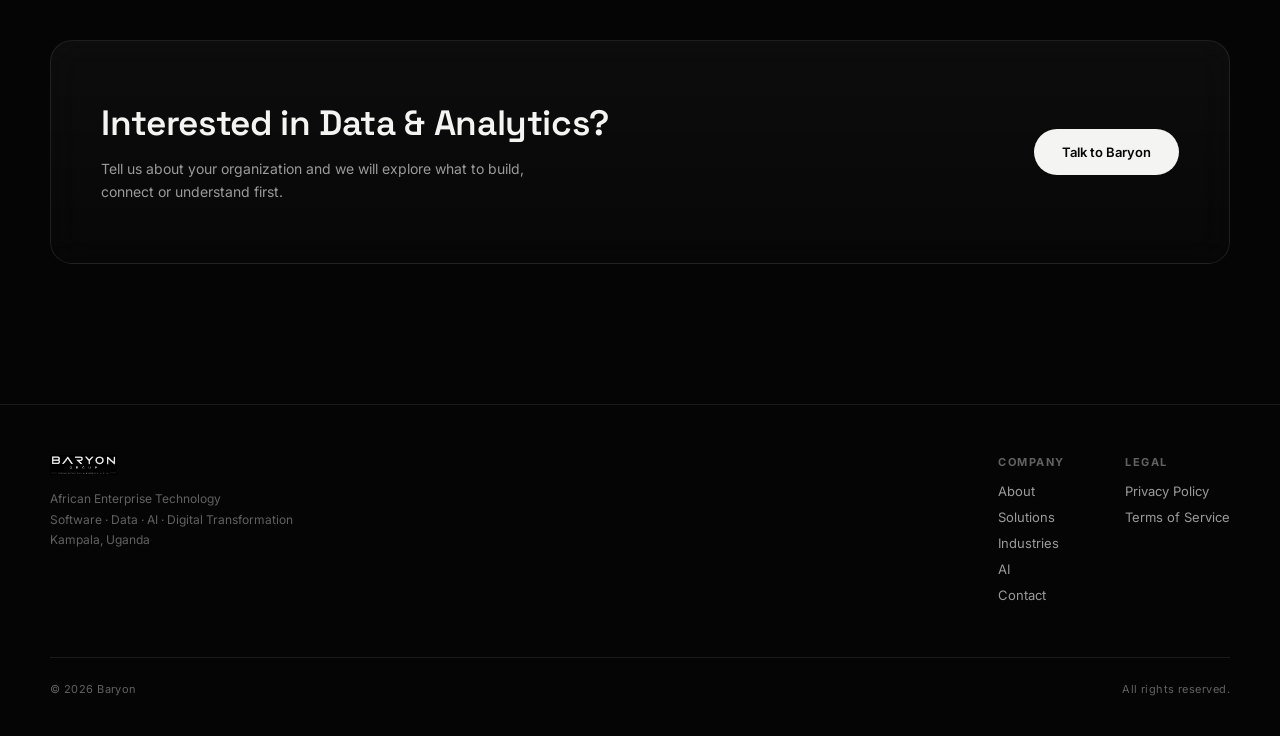
<file: data-analytics.html>
<!DOCTYPE html>
<html lang="en">
<head>
<meta charset="UTF-8" />
<meta name="viewport" content="width=device-width, initial-scale=1, viewport-fit=cover" />
<meta name="theme-color" content="#050505" />
<meta name="description" content="Data and analytics by Baryon: data integration, engineering, business intelligence, analytics platforms, dashboards and decision support." />
<title>Data & Analytics — Baryon</title>
<link rel="preconnect" href="https://fonts.googleapis.com">
<link rel="preconnect" href="https://fonts.gstatic.com" crossorigin>
<link href="https://fonts.googleapis.com/css2?family=Space+Grotesk:wght@400;500;600;700&family=Inter:wght@400;500;600&display=swap" rel="stylesheet">
<link rel="stylesheet" href="styles.css">
</head>
<body>
<div class="field"><div class="glow glow-a"></div><div class="glow glow-b"></div><div class="glow glow-cursor" id="cursorGlow"></div></div>
<div class="grain"></div>
<header class="nav glass">
  <a class="brand" href="index.html"><img src="assets/baryon-logo.png" alt="Baryon Group"></a>
  <nav class="links"><a href="about.html">About</a><a href="solutions.html" class="current">Solutions</a><a href="industries.html">Industries</a><a href="ai.html">AI</a></nav>
  <div class="nav-right"><a class="nav-cta" href="contact.html">Contact</a>
  <button class="menu-btn" id="menuBtn" aria-label="Open menu"><span class="bars"><span></span><span></span><span></span></span></button></div>
</header>
<nav class="mobile-menu"><a href="index.html">Home</a><a href="about.html">About</a><a href="solutions.html">Solutions</a><a href="industries.html">Industries</a><a href="ai.html">AI</a><a href="contact.html">Contact</a></nav>
<main>
<section class="page-hero"><div class="inner">
  <a class="legal-back" href="solutions.html">← What we do</a>
  <p class="eyebrow">WHAT WE DO — 03</p>
  <h1>Data & Analytics</h1>
  <p class="lead">We transform operational data into structured, accessible and actionable information.</p>
</div></section>

<section class="block"><div class="inner two-col">
  <div class="reveal"><div class="label-row"><span class="t">OVERVIEW</span></div><h2>Data only helps when people can use it.</h2></div>
  <div class="reveal"><p>Organizations generate data every day — in sales, stock, finance, operations and customer service. But when that data is scattered across systems and files, it is hard to trust and harder to use.</p><p>Baryon builds the pipelines, structures and views that turn raw operational data into information people can read, question and act on — treating data as a strategic asset rather than a by-product.</p></div>
</div></section>

<section class="block"><div class="inner">
  <div class="section-head reveal"><h2>What it covers</h2><p>Seven areas of work under Data & Analytics.</p></div>
  <div class="item-list reveal">
  <div class="item-row"><span class="k">01</span><h3>Data Integration</h3><p>Bringing data from separate systems, spreadsheets and sources into one consistent view.</p></div><div class="item-row"><span class="k">02</span><h3>Data Engineering</h3><p>Building the pipelines and storage that collect, clean and structure data reliably and repeatably.</p></div><div class="item-row"><span class="k">03</span><h3>Business Intelligence</h3><p>Turning structured data into reports and views that show how the business is performing.</p></div><div class="item-row"><span class="k">04</span><h3>Analytics Platforms</h3><p>Environments where teams can explore data, ask questions and track measures over time.</p></div><div class="item-row"><span class="k">05</span><h3>Executive Dashboards</h3><p>Clear, focused views of the indicators that matter most to leadership.</p></div><div class="item-row"><span class="k">06</span><h3>Data Management</h3><p>Practices and tooling for data quality, access and governance across its lifecycle.</p></div><div class="item-row"><span class="k">07</span><h3>Decision Support Systems</h3><p>Systems that combine data and analysis to help people weigh options and act with confidence.</p></div>
  </div>
</div></section>

<section class="block"><div class="inner">
  <div class="section-head reveal"><h2>How we work</h2><p>A practical sequence, adapted to each organization.</p></div>
  <div class="steps reveal"><div class="line-fill"></div>
  <div class="step"><div class="dot"><span class="n">01</span></div><div><h4>Identify the questions</h4><p>We start from the decisions the organization needs to make, not from the data available.</p></div></div><div class="step"><div class="dot"><span class="n">02</span></div><div><h4>Connect the sources</h4><p>Data from operational systems and files is integrated and standardized.</p></div></div><div class="step"><div class="dot"><span class="n">03</span></div><div><h4>Structure and store</h4><p>Pipelines clean and organize data so it is reliable and ready for analysis.</p></div></div><div class="step"><div class="dot"><span class="n">04</span></div><div><h4>Present and act</h4><p>Reports, dashboards and decision-support tools put the information in front of the right people.</p></div></div>
  </div>
</div></section>

<section class="block"><div class="inner">
  <div class="section-head reveal"><h2>What organizations aim to gain</h2></div>
  <div class="outcomes stagger"><div class="glass reveal"><h4>A clearer view</h4><p>Leadership and teams see how the business is actually performing.</p></div><div class="glass reveal"><h4>Trusted numbers</h4><p>Consistent definitions and clean pipelines reduce disagreements over data.</p></div><div class="glass reveal"><h4>Ready for intelligence</h4><p>Well-structured data is the base that predictive models and AI build on.</p></div></div>
</div></section>

<section class="block"><div class="inner">
  <div class="fit-panel glass reveal">
    <div><div class="label-row"><span class="t">IN THE BARYON APPROACH</span></div><h3>Understand</h3><p>Data & Analytics is the "Understand" stage of the Baryon approach: turning operational data into information, analytics and measurable insight.</p></div>
    <div class="side" style="display:flex;justify-content:center;"><div class="flow-diagram"><svg viewBox="0 0 300 90"><path class="fline" d="M42,45 L258,45"/>
<rect class="fnode" x="0" y="27" width="84" height="36" rx="18"/><text class="flabel" x="42" y="49" text-anchor="middle">Data</text>
<rect class="fnode" x="108" y="27" width="84" height="36" rx="18"/><text class="flabel" x="150" y="49" text-anchor="middle">Information</text>
<rect class="fnode" x="216" y="27" width="84" height="36" rx="18"/><text class="flabel" x="258" y="49" text-anchor="middle">Insight</text>
<circle class="packet" r="3" style="offset-path:path('M42,45 L258,45');"/></svg></div></div>
  </div>
</div></section>

<section class="block"><div class="inner pager"><a class="glass prev" href="digital-transformation.html"><small>← PREVIOUS</small><span>Digital Transformation</span></a><a class="glass next" href="artificial-intelligence.html"><small>NEXT →</small><span>Artificial Intelligence</span></a></div></section>
<section class="cta-band"><div class="panel glass reveal">
  <div><h2>Interested in Data & Analytics?</h2><p>Tell us about your organization and we will explore what to build, connect or understand first.</p></div>
  <a class="btn" href="contact.html">Talk to Baryon</a>
</div></section>
</main>
<footer>
  <div class="inner">
    <div class="f-brand"><img src="assets/baryon-logo.png" alt="Baryon">
      <p>African Enterprise Technology<br>Software · Data · AI · Digital Transformation<br>Kampala, Uganda</p></div>
    <div class="f-links">
      <div class="f-col"><h5>COMPANY</h5><a href="about.html">About</a><a href="solutions.html">Solutions</a><a href="industries.html">Industries</a><a href="ai.html">AI</a><a href="contact.html">Contact</a></div>
      <div class="f-col"><h5>LEGAL</h5><a href="privacy-policy.html">Privacy Policy</a><a href="terms-of-service.html">Terms of Service</a></div>
    </div>
  </div>
  <div class="inner bottom"><div id="year"></div><div>All rights reserved.</div></div>
</footer>
<script src="script.js"></script>
</body>
</html>
</file>
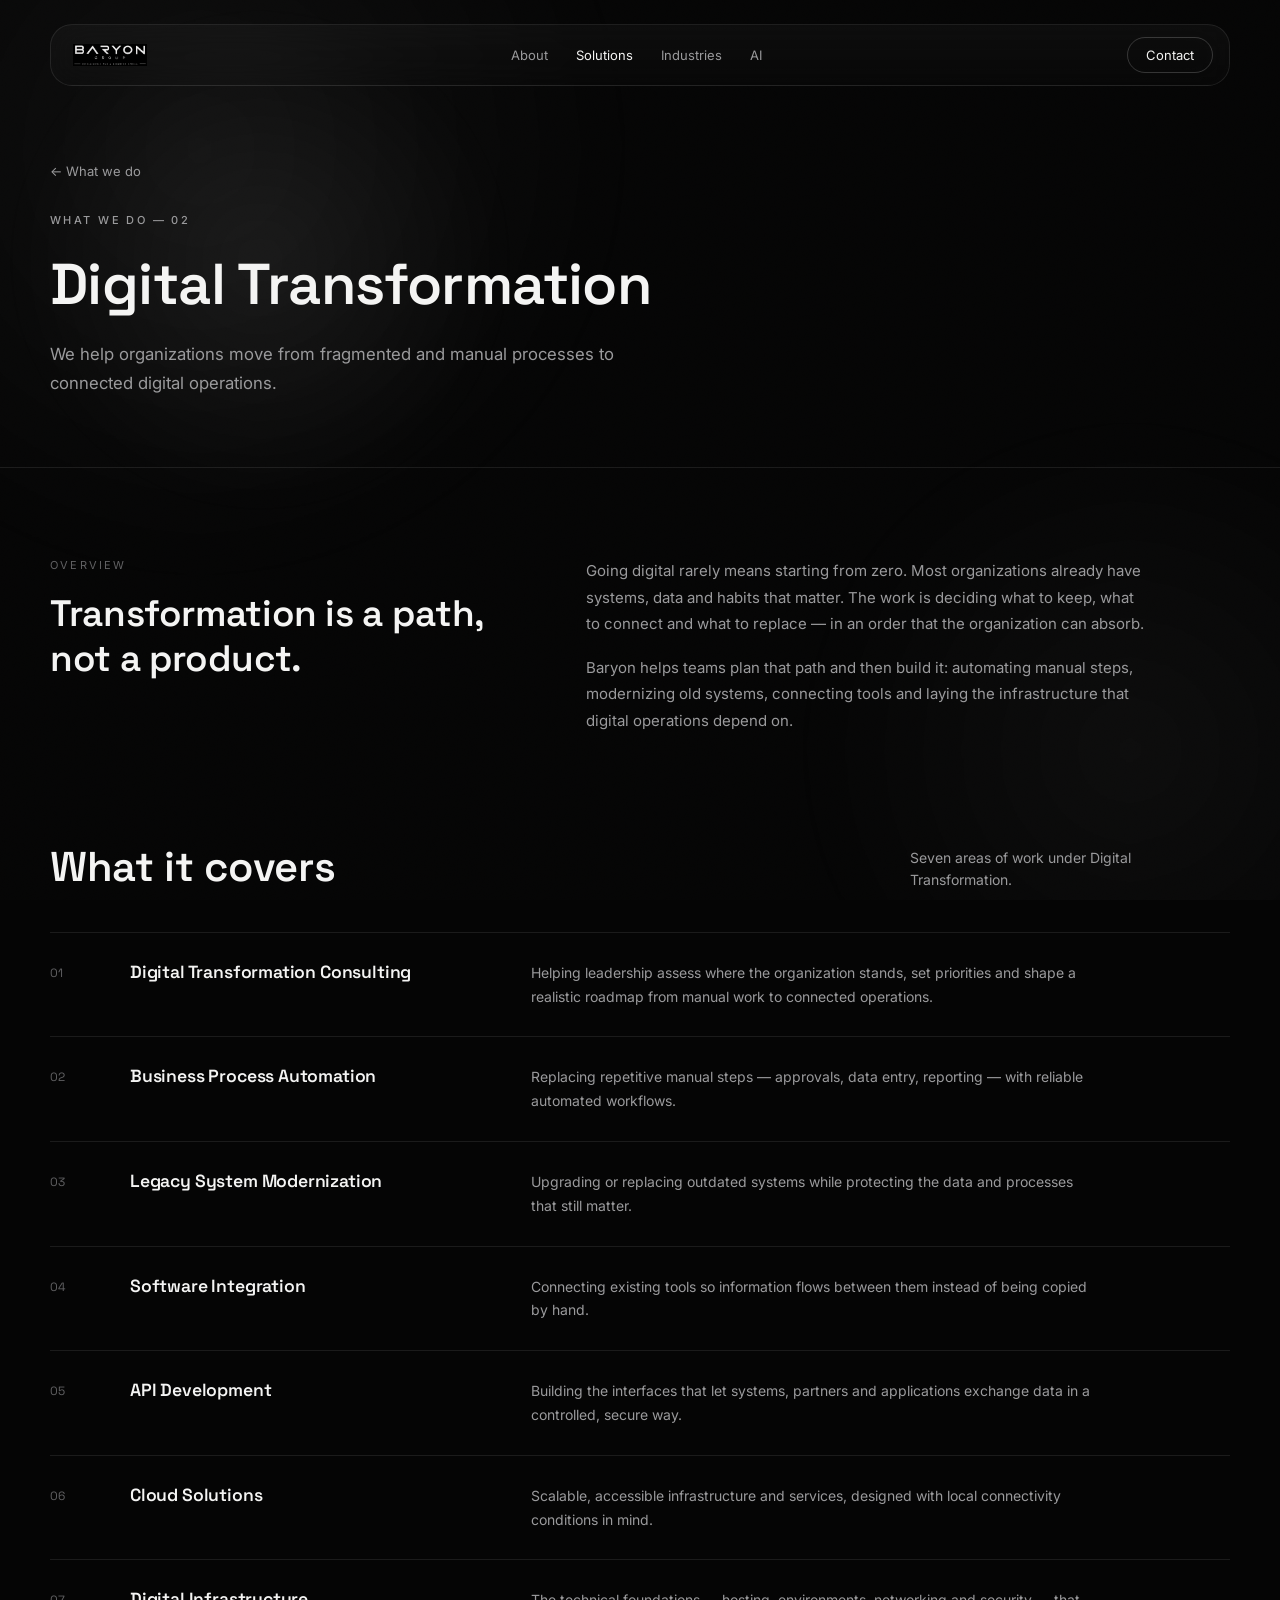
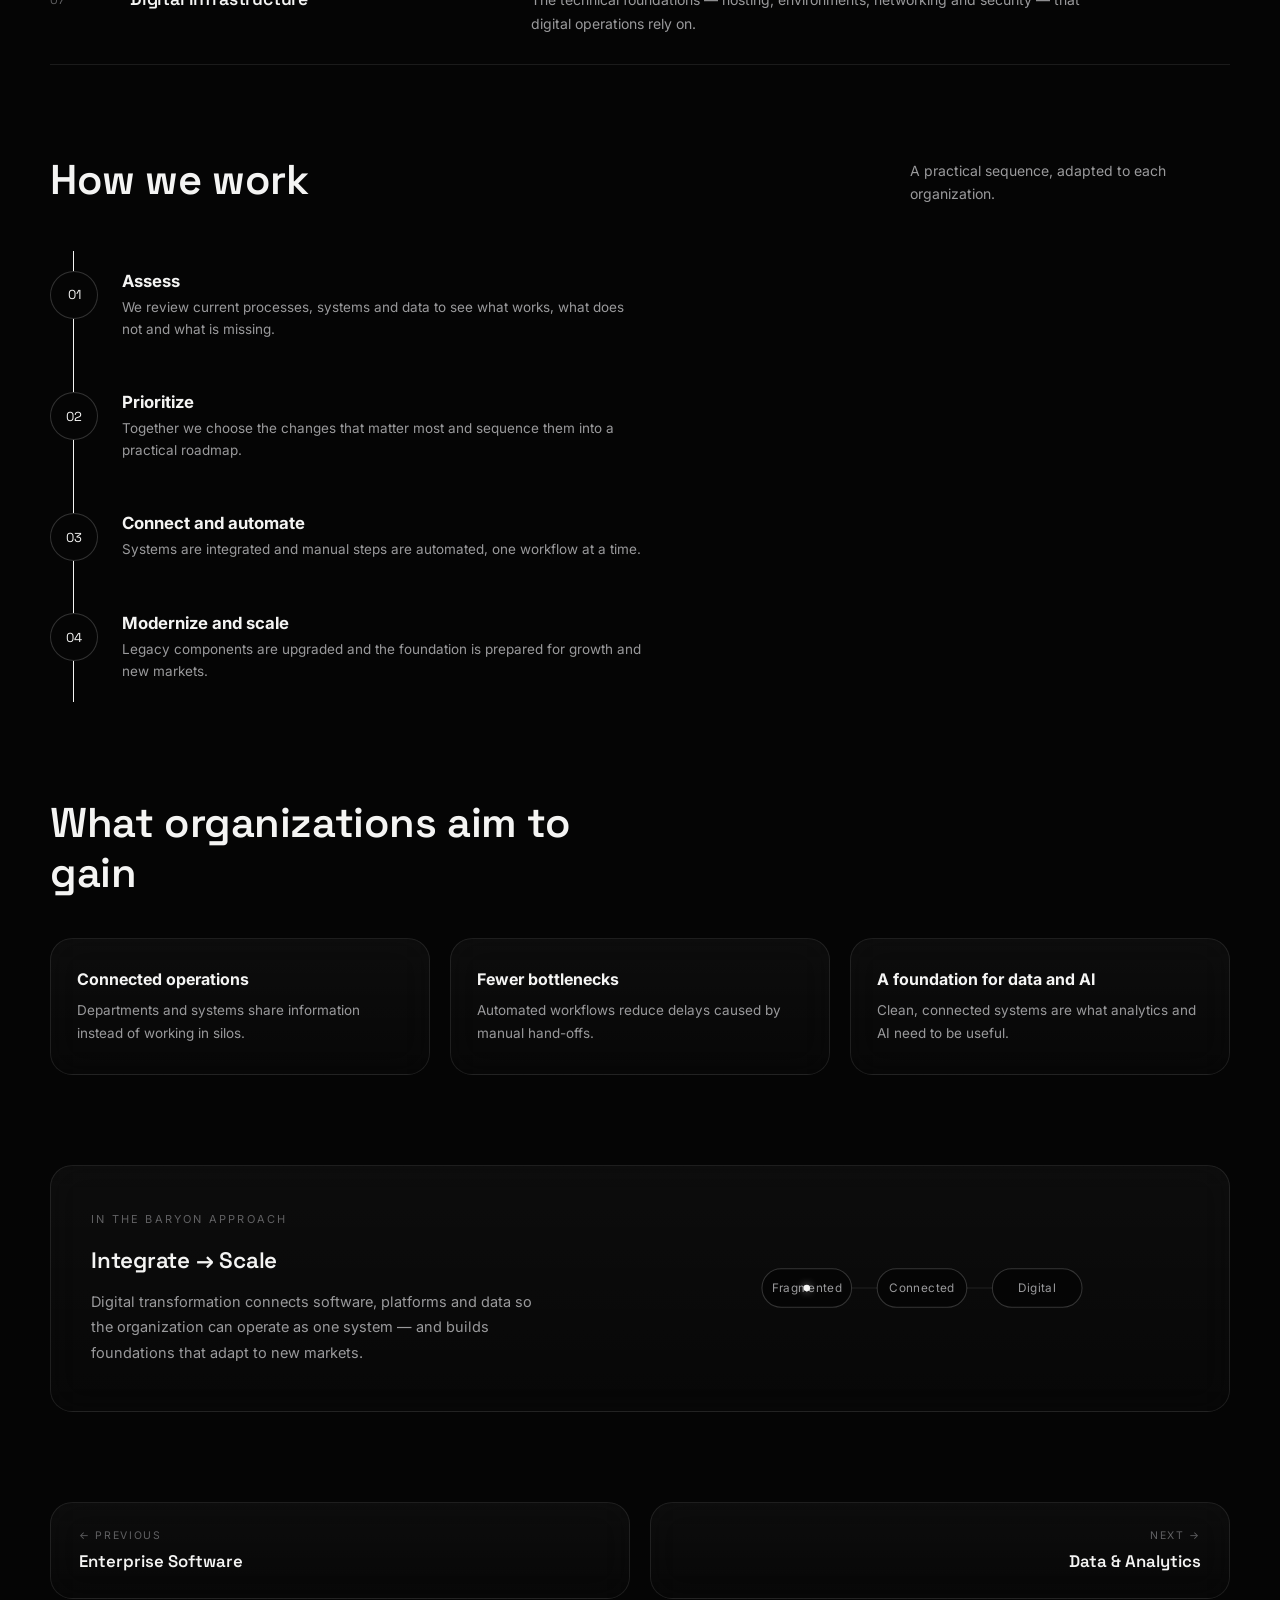
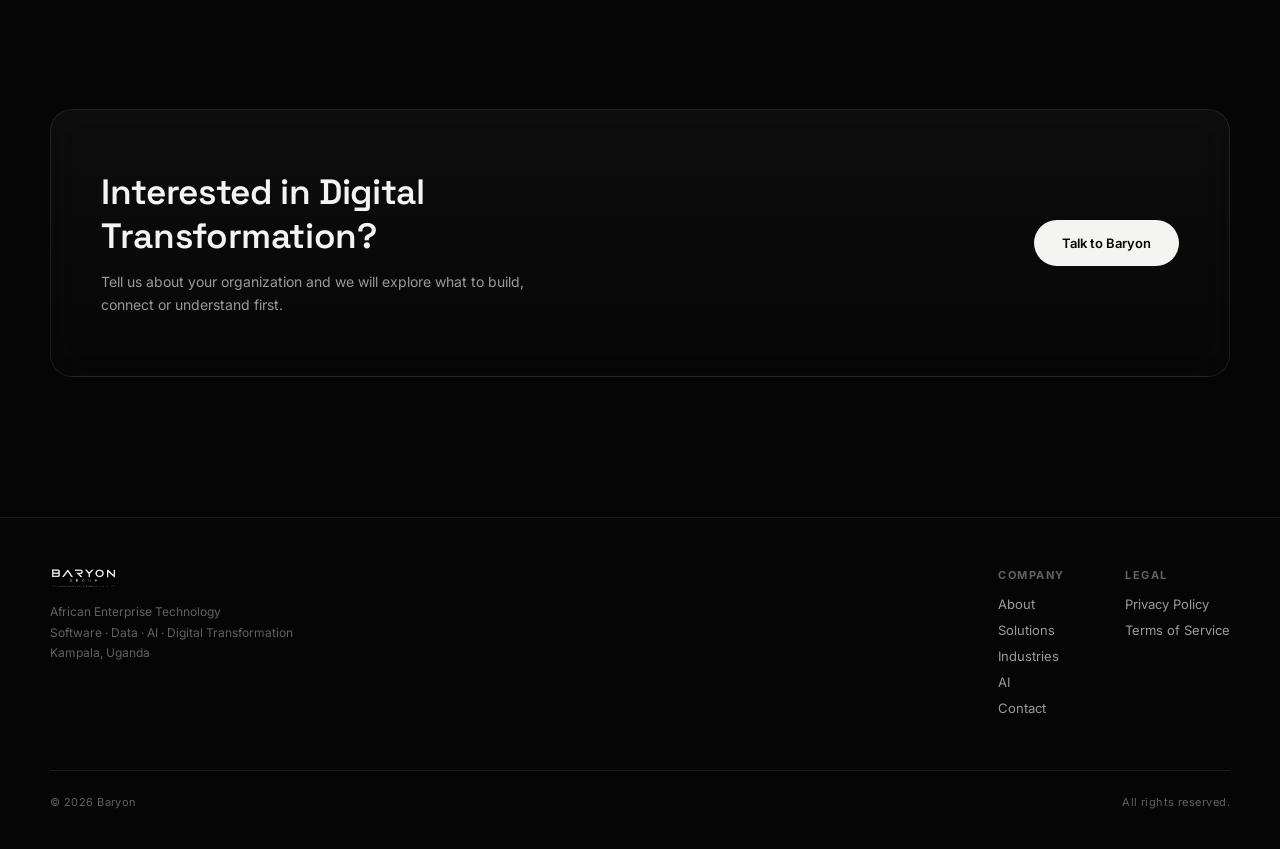
<file: digital-transformation.html>
<!DOCTYPE html>
<html lang="en">
<head>
<meta charset="UTF-8" />
<meta name="viewport" content="width=device-width, initial-scale=1, viewport-fit=cover" />
<meta name="theme-color" content="#050505" />
<meta name="description" content="Digital transformation by Baryon: consulting, process automation, legacy modernization, integration, APIs, cloud and digital infrastructure." />
<title>Digital Transformation — Baryon</title>
<link rel="preconnect" href="https://fonts.googleapis.com">
<link rel="preconnect" href="https://fonts.gstatic.com" crossorigin>
<link href="https://fonts.googleapis.com/css2?family=Space+Grotesk:wght@400;500;600;700&family=Inter:wght@400;500;600&display=swap" rel="stylesheet">
<link rel="stylesheet" href="styles.css">
</head>
<body>
<div class="field"><div class="glow glow-a"></div><div class="glow glow-b"></div><div class="glow glow-cursor" id="cursorGlow"></div></div>
<div class="grain"></div>
<header class="nav glass">
  <a class="brand" href="index.html"><img src="assets/baryon-logo.png" alt="Baryon Group"></a>
  <nav class="links"><a href="about.html">About</a><a href="solutions.html" class="current">Solutions</a><a href="industries.html">Industries</a><a href="ai.html">AI</a></nav>
  <div class="nav-right"><a class="nav-cta" href="contact.html">Contact</a>
  <button class="menu-btn" id="menuBtn" aria-label="Open menu"><span class="bars"><span></span><span></span><span></span></span></button></div>
</header>
<nav class="mobile-menu"><a href="index.html">Home</a><a href="about.html">About</a><a href="solutions.html">Solutions</a><a href="industries.html">Industries</a><a href="ai.html">AI</a><a href="contact.html">Contact</a></nav>
<main>
<section class="page-hero"><div class="inner">
  <a class="legal-back" href="solutions.html">← What we do</a>
  <p class="eyebrow">WHAT WE DO — 02</p>
  <h1>Digital Transformation</h1>
  <p class="lead">We help organizations move from fragmented and manual processes to connected digital operations.</p>
</div></section>

<section class="block"><div class="inner two-col">
  <div class="reveal"><div class="label-row"><span class="t">OVERVIEW</span></div><h2>Transformation is a path, not a product.</h2></div>
  <div class="reveal"><p>Going digital rarely means starting from zero. Most organizations already have systems, data and habits that matter. The work is deciding what to keep, what to connect and what to replace — in an order that the organization can absorb.</p><p>Baryon helps teams plan that path and then build it: automating manual steps, modernizing old systems, connecting tools and laying the infrastructure that digital operations depend on.</p></div>
</div></section>

<section class="block"><div class="inner">
  <div class="section-head reveal"><h2>What it covers</h2><p>Seven areas of work under Digital Transformation.</p></div>
  <div class="item-list reveal">
  <div class="item-row"><span class="k">01</span><h3>Digital Transformation Consulting</h3><p>Helping leadership assess where the organization stands, set priorities and shape a realistic roadmap from manual work to connected operations.</p></div><div class="item-row"><span class="k">02</span><h3>Business Process Automation</h3><p>Replacing repetitive manual steps — approvals, data entry, reporting — with reliable automated workflows.</p></div><div class="item-row"><span class="k">03</span><h3>Legacy System Modernization</h3><p>Upgrading or replacing outdated systems while protecting the data and processes that still matter.</p></div><div class="item-row"><span class="k">04</span><h3>Software Integration</h3><p>Connecting existing tools so information flows between them instead of being copied by hand.</p></div><div class="item-row"><span class="k">05</span><h3>API Development</h3><p>Building the interfaces that let systems, partners and applications exchange data in a controlled, secure way.</p></div><div class="item-row"><span class="k">06</span><h3>Cloud Solutions</h3><p>Scalable, accessible infrastructure and services, designed with local connectivity conditions in mind.</p></div><div class="item-row"><span class="k">07</span><h3>Digital Infrastructure</h3><p>The technical foundations — hosting, environments, networking and security — that digital operations rely on.</p></div>
  </div>
</div></section>

<section class="block"><div class="inner">
  <div class="section-head reveal"><h2>How we work</h2><p>A practical sequence, adapted to each organization.</p></div>
  <div class="steps reveal"><div class="line-fill"></div>
  <div class="step"><div class="dot"><span class="n">01</span></div><div><h4>Assess</h4><p>We review current processes, systems and data to see what works, what does not and what is missing.</p></div></div><div class="step"><div class="dot"><span class="n">02</span></div><div><h4>Prioritize</h4><p>Together we choose the changes that matter most and sequence them into a practical roadmap.</p></div></div><div class="step"><div class="dot"><span class="n">03</span></div><div><h4>Connect and automate</h4><p>Systems are integrated and manual steps are automated, one workflow at a time.</p></div></div><div class="step"><div class="dot"><span class="n">04</span></div><div><h4>Modernize and scale</h4><p>Legacy components are upgraded and the foundation is prepared for growth and new markets.</p></div></div>
  </div>
</div></section>

<section class="block"><div class="inner">
  <div class="section-head reveal"><h2>What organizations aim to gain</h2></div>
  <div class="outcomes stagger"><div class="glass reveal"><h4>Connected operations</h4><p>Departments and systems share information instead of working in silos.</p></div><div class="glass reveal"><h4>Fewer bottlenecks</h4><p>Automated workflows reduce delays caused by manual hand-offs.</p></div><div class="glass reveal"><h4>A foundation for data and AI</h4><p>Clean, connected systems are what analytics and AI need to be useful.</p></div></div>
</div></section>

<section class="block"><div class="inner">
  <div class="fit-panel glass reveal">
    <div><div class="label-row"><span class="t">IN THE BARYON APPROACH</span></div><h3>Integrate → Scale</h3><p>Digital transformation connects software, platforms and data so the organization can operate as one system — and builds foundations that adapt to new markets.</p></div>
    <div class="side" style="display:flex;justify-content:center;"><div class="flow-diagram"><svg viewBox="0 0 300 90"><path class="fline" d="M42,45 L258,45"/>
<rect class="fnode" x="0" y="27" width="84" height="36" rx="18"/><text class="flabel" x="42" y="49" text-anchor="middle">Fragmented</text>
<rect class="fnode" x="108" y="27" width="84" height="36" rx="18"/><text class="flabel" x="150" y="49" text-anchor="middle">Connected</text>
<rect class="fnode" x="216" y="27" width="84" height="36" rx="18"/><text class="flabel" x="258" y="49" text-anchor="middle">Digital</text>
<circle class="packet" r="3" style="offset-path:path('M42,45 L258,45');"/></svg></div></div>
  </div>
</div></section>

<section class="block"><div class="inner pager"><a class="glass prev" href="enterprise-software.html"><small>← PREVIOUS</small><span>Enterprise Software</span></a><a class="glass next" href="data-analytics.html"><small>NEXT →</small><span>Data & Analytics</span></a></div></section>
<section class="cta-band"><div class="panel glass reveal">
  <div><h2>Interested in Digital Transformation?</h2><p>Tell us about your organization and we will explore what to build, connect or understand first.</p></div>
  <a class="btn" href="contact.html">Talk to Baryon</a>
</div></section>
</main>
<footer>
  <div class="inner">
    <div class="f-brand"><img src="assets/baryon-logo.png" alt="Baryon">
      <p>African Enterprise Technology<br>Software · Data · AI · Digital Transformation<br>Kampala, Uganda</p></div>
    <div class="f-links">
      <div class="f-col"><h5>COMPANY</h5><a href="about.html">About</a><a href="solutions.html">Solutions</a><a href="industries.html">Industries</a><a href="ai.html">AI</a><a href="contact.html">Contact</a></div>
      <div class="f-col"><h5>LEGAL</h5><a href="privacy-policy.html">Privacy Policy</a><a href="terms-of-service.html">Terms of Service</a></div>
    </div>
  </div>
  <div class="inner bottom"><div id="year"></div><div>All rights reserved.</div></div>
</footer>
<script src="script.js"></script>
</body>
</html>
</file>
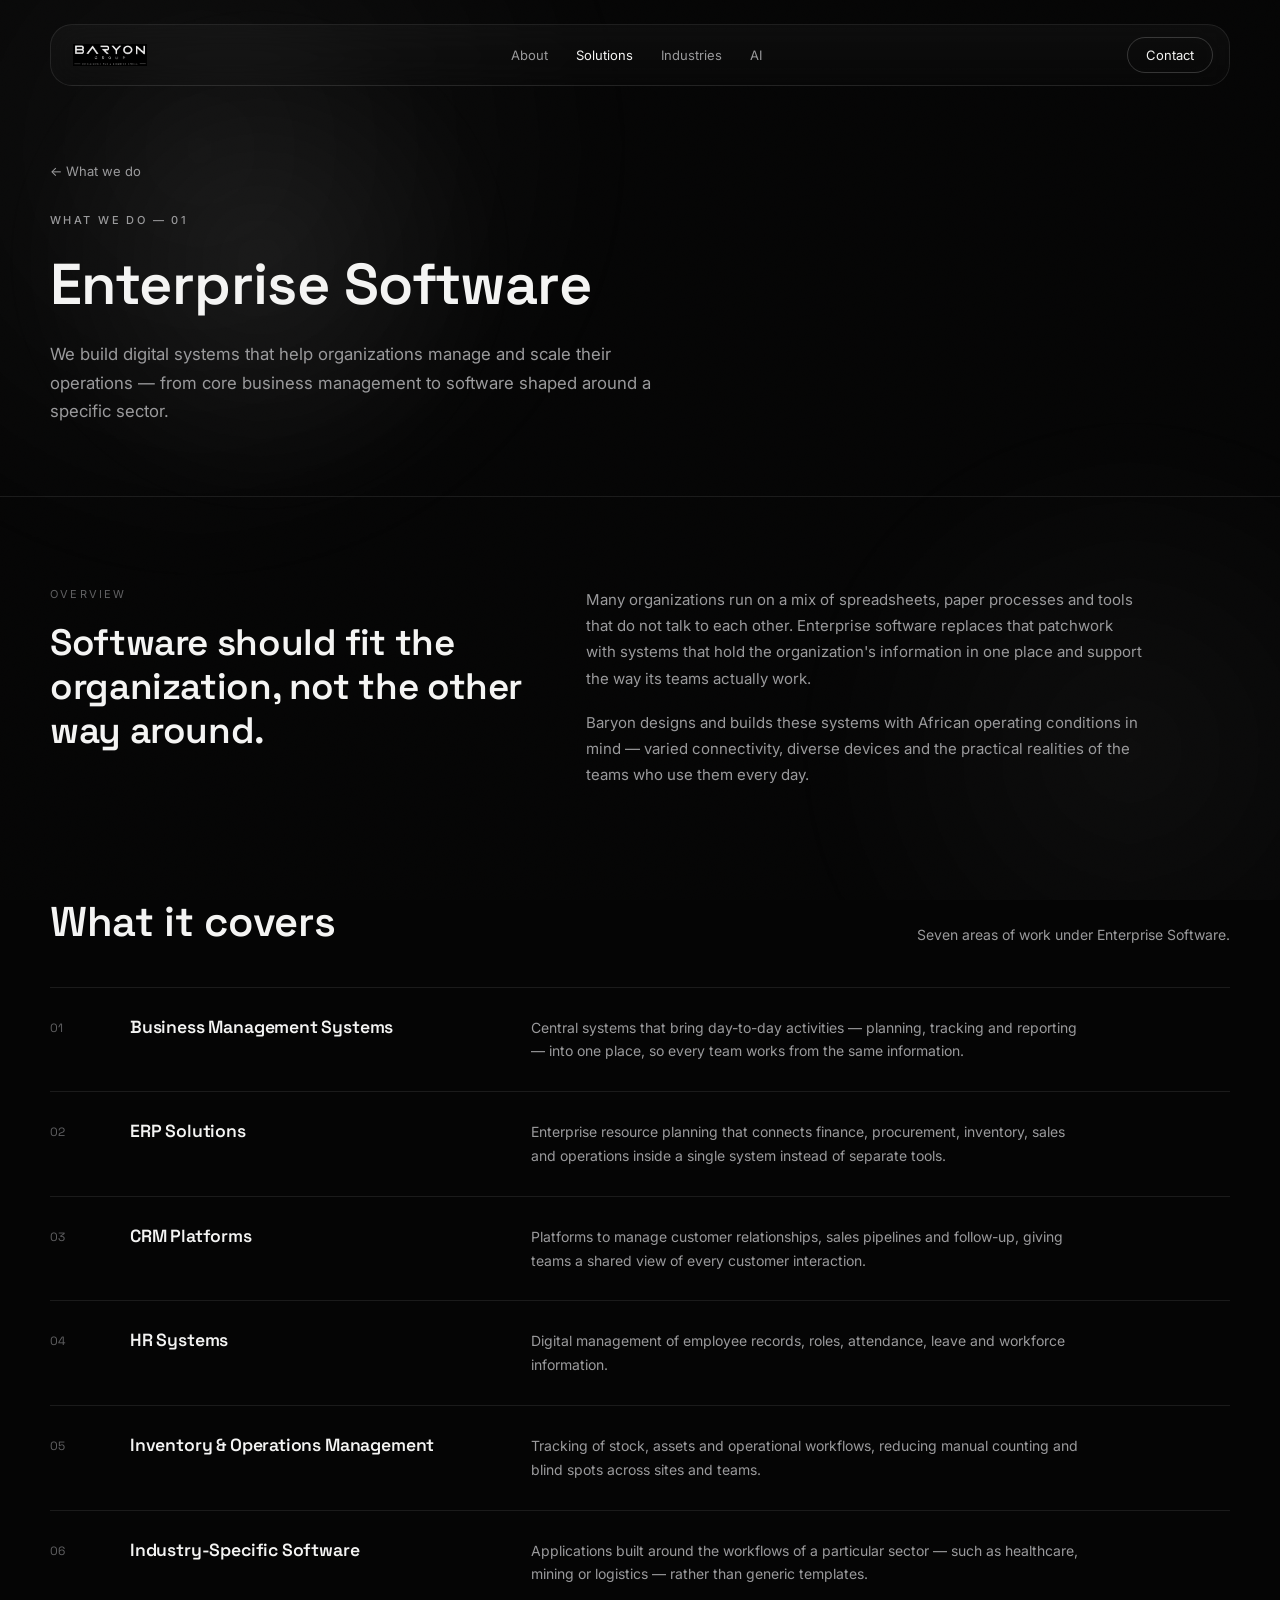
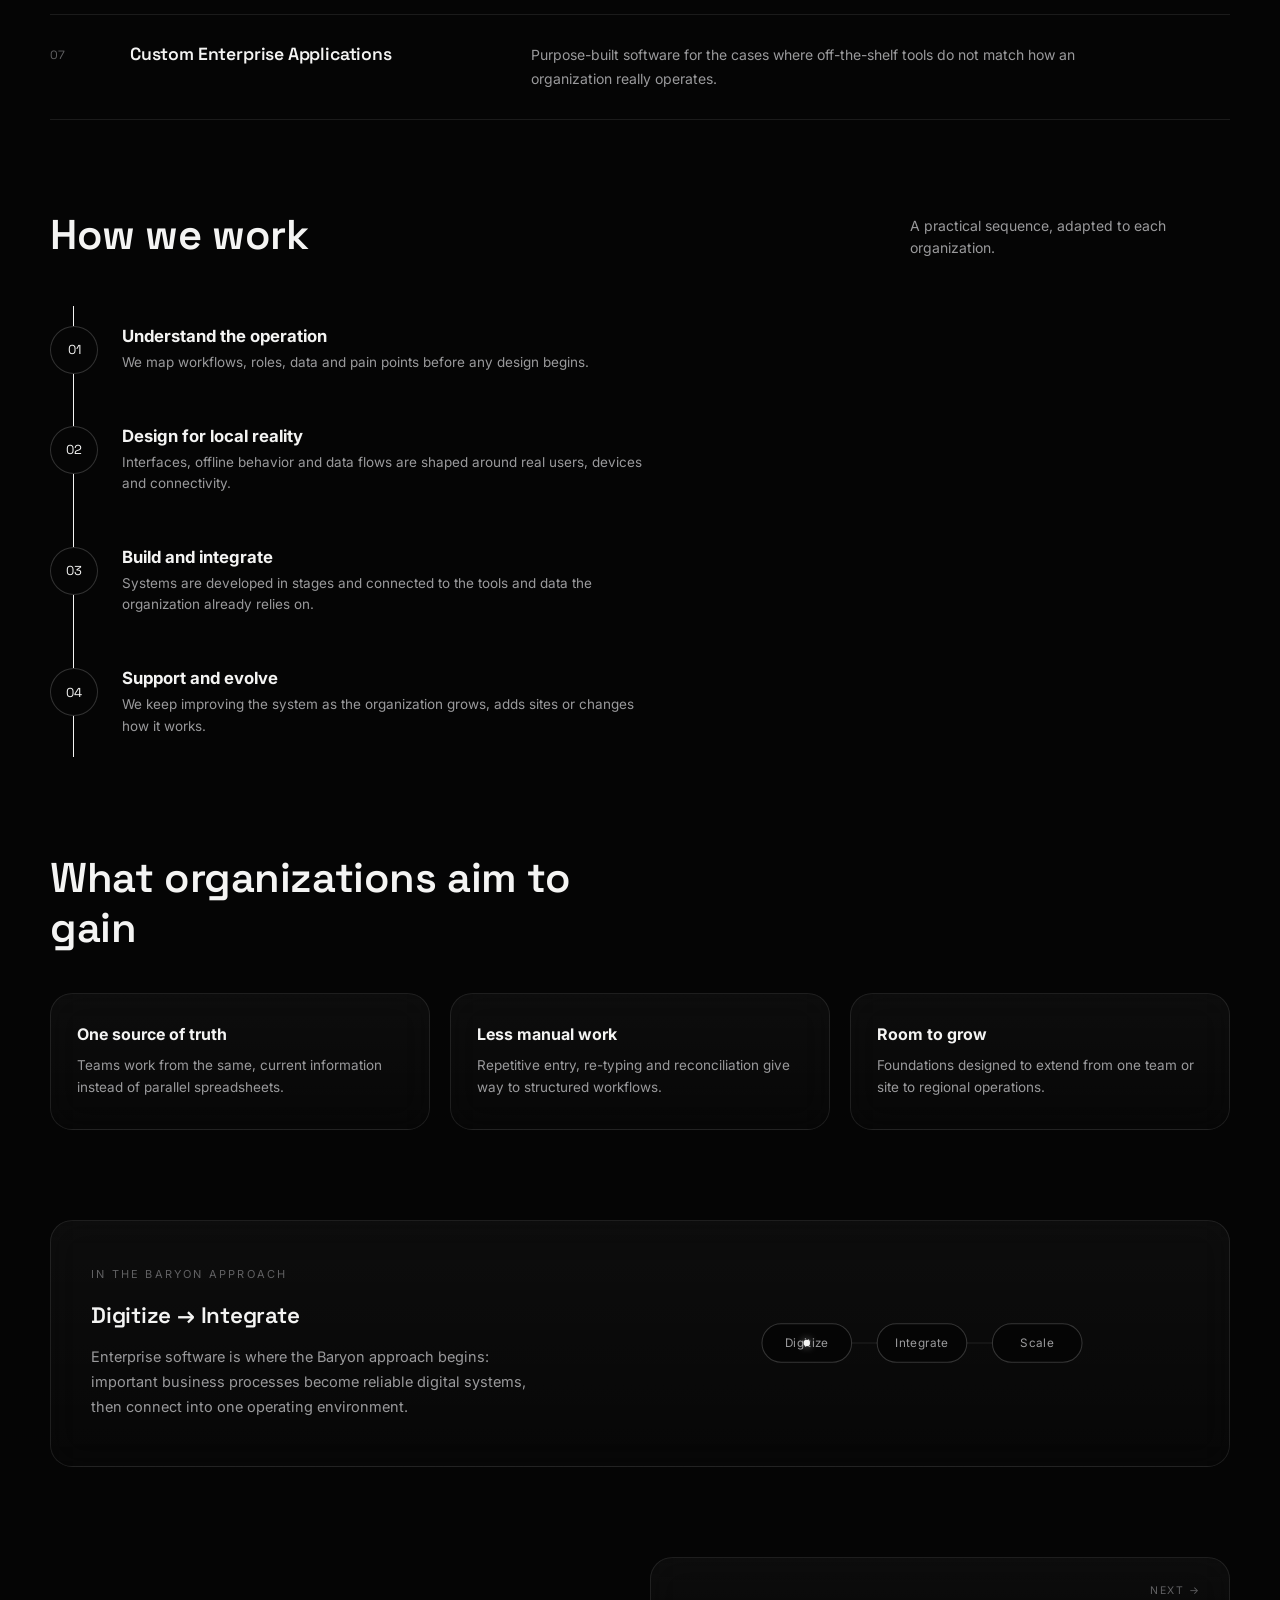
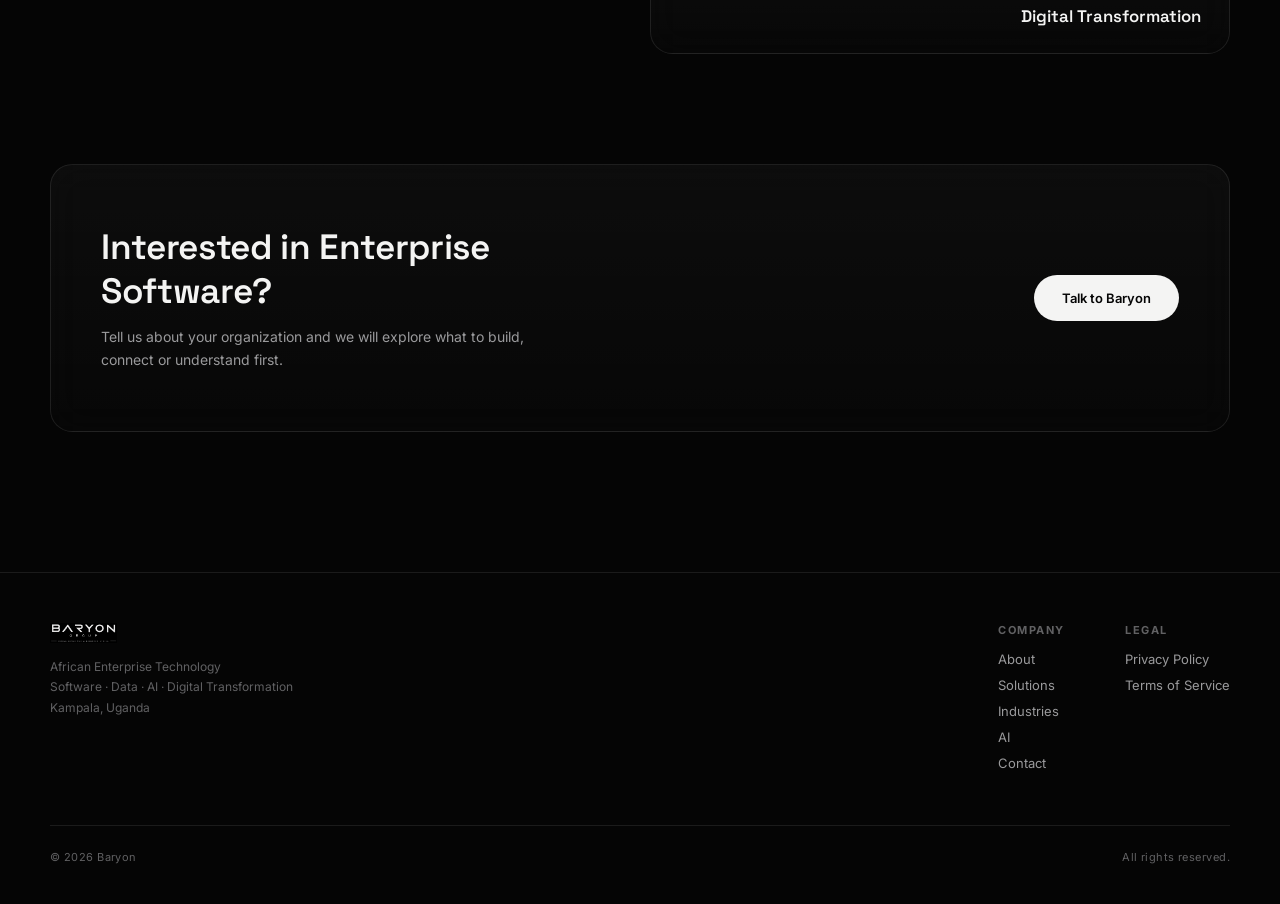
<file: enterprise-software.html>
<!DOCTYPE html>
<html lang="en">
<head>
<meta charset="UTF-8" />
<meta name="viewport" content="width=device-width, initial-scale=1, viewport-fit=cover" />
<meta name="theme-color" content="#050505" />
<meta name="description" content="Enterprise software by Baryon: business management systems, ERP, CRM, HR, inventory and custom applications for African organizations." />
<title>Enterprise Software — Baryon</title>
<link rel="preconnect" href="https://fonts.googleapis.com">
<link rel="preconnect" href="https://fonts.gstatic.com" crossorigin>
<link href="https://fonts.googleapis.com/css2?family=Space+Grotesk:wght@400;500;600;700&family=Inter:wght@400;500;600&display=swap" rel="stylesheet">
<link rel="stylesheet" href="styles.css">
</head>
<body>
<div class="field"><div class="glow glow-a"></div><div class="glow glow-b"></div><div class="glow glow-cursor" id="cursorGlow"></div></div>
<div class="grain"></div>
<header class="nav glass">
  <a class="brand" href="index.html"><img src="assets/baryon-logo.png" alt="Baryon Group"></a>
  <nav class="links"><a href="about.html">About</a><a href="solutions.html" class="current">Solutions</a><a href="industries.html">Industries</a><a href="ai.html">AI</a></nav>
  <div class="nav-right"><a class="nav-cta" href="contact.html">Contact</a>
  <button class="menu-btn" id="menuBtn" aria-label="Open menu"><span class="bars"><span></span><span></span><span></span></span></button></div>
</header>
<nav class="mobile-menu"><a href="index.html">Home</a><a href="about.html">About</a><a href="solutions.html">Solutions</a><a href="industries.html">Industries</a><a href="ai.html">AI</a><a href="contact.html">Contact</a></nav>
<main>
<section class="page-hero"><div class="inner">
  <a class="legal-back" href="solutions.html">← What we do</a>
  <p class="eyebrow">WHAT WE DO — 01</p>
  <h1>Enterprise Software</h1>
  <p class="lead">We build digital systems that help organizations manage and scale their operations — from core business management to software shaped around a specific sector.</p>
</div></section>

<section class="block"><div class="inner two-col">
  <div class="reveal"><div class="label-row"><span class="t">OVERVIEW</span></div><h2>Software should fit the organization, not the other way around.</h2></div>
  <div class="reveal"><p>Many organizations run on a mix of spreadsheets, paper processes and tools that do not talk to each other. Enterprise software replaces that patchwork with systems that hold the organization's information in one place and support the way its teams actually work.</p><p>Baryon designs and builds these systems with African operating conditions in mind — varied connectivity, diverse devices and the practical realities of the teams who use them every day.</p></div>
</div></section>

<section class="block"><div class="inner">
  <div class="section-head reveal"><h2>What it covers</h2><p>Seven areas of work under Enterprise Software.</p></div>
  <div class="item-list reveal">
  <div class="item-row"><span class="k">01</span><h3>Business Management Systems</h3><p>Central systems that bring day-to-day activities — planning, tracking and reporting — into one place, so every team works from the same information.</p></div><div class="item-row"><span class="k">02</span><h3>ERP Solutions</h3><p>Enterprise resource planning that connects finance, procurement, inventory, sales and operations inside a single system instead of separate tools.</p></div><div class="item-row"><span class="k">03</span><h3>CRM Platforms</h3><p>Platforms to manage customer relationships, sales pipelines and follow-up, giving teams a shared view of every customer interaction.</p></div><div class="item-row"><span class="k">04</span><h3>HR Systems</h3><p>Digital management of employee records, roles, attendance, leave and workforce information.</p></div><div class="item-row"><span class="k">05</span><h3>Inventory & Operations Management</h3><p>Tracking of stock, assets and operational workflows, reducing manual counting and blind spots across sites and teams.</p></div><div class="item-row"><span class="k">06</span><h3>Industry-Specific Software</h3><p>Applications built around the workflows of a particular sector — such as healthcare, mining or logistics — rather than generic templates.</p></div><div class="item-row"><span class="k">07</span><h3>Custom Enterprise Applications</h3><p>Purpose-built software for the cases where off-the-shelf tools do not match how an organization really operates.</p></div>
  </div>
</div></section>

<section class="block"><div class="inner">
  <div class="section-head reveal"><h2>How we work</h2><p>A practical sequence, adapted to each organization.</p></div>
  <div class="steps reveal"><div class="line-fill"></div>
  <div class="step"><div class="dot"><span class="n">01</span></div><div><h4>Understand the operation</h4><p>We map workflows, roles, data and pain points before any design begins.</p></div></div><div class="step"><div class="dot"><span class="n">02</span></div><div><h4>Design for local reality</h4><p>Interfaces, offline behavior and data flows are shaped around real users, devices and connectivity.</p></div></div><div class="step"><div class="dot"><span class="n">03</span></div><div><h4>Build and integrate</h4><p>Systems are developed in stages and connected to the tools and data the organization already relies on.</p></div></div><div class="step"><div class="dot"><span class="n">04</span></div><div><h4>Support and evolve</h4><p>We keep improving the system as the organization grows, adds sites or changes how it works.</p></div></div>
  </div>
</div></section>

<section class="block"><div class="inner">
  <div class="section-head reveal"><h2>What organizations aim to gain</h2></div>
  <div class="outcomes stagger"><div class="glass reveal"><h4>One source of truth</h4><p>Teams work from the same, current information instead of parallel spreadsheets.</p></div><div class="glass reveal"><h4>Less manual work</h4><p>Repetitive entry, re-typing and reconciliation give way to structured workflows.</p></div><div class="glass reveal"><h4>Room to grow</h4><p>Foundations designed to extend from one team or site to regional operations.</p></div></div>
</div></section>

<section class="block"><div class="inner">
  <div class="fit-panel glass reveal">
    <div><div class="label-row"><span class="t">IN THE BARYON APPROACH</span></div><h3>Digitize → Integrate</h3><p>Enterprise software is where the Baryon approach begins: important business processes become reliable digital systems, then connect into one operating environment.</p></div>
    <div class="side" style="display:flex;justify-content:center;"><div class="flow-diagram"><svg viewBox="0 0 300 90"><path class="fline" d="M42,45 L258,45"/>
<rect class="fnode" x="0" y="27" width="84" height="36" rx="18"/><text class="flabel" x="42" y="49" text-anchor="middle">Digitize</text>
<rect class="fnode" x="108" y="27" width="84" height="36" rx="18"/><text class="flabel" x="150" y="49" text-anchor="middle">Integrate</text>
<rect class="fnode" x="216" y="27" width="84" height="36" rx="18"/><text class="flabel" x="258" y="49" text-anchor="middle">Scale</text>
<circle class="packet" r="3" style="offset-path:path('M42,45 L258,45');"/></svg></div></div>
  </div>
</div></section>

<section class="block"><div class="inner pager"><a class="glass prev empty" href="solutions.html"><small>&nbsp;</small><span>&nbsp;</span></a><a class="glass next" href="digital-transformation.html"><small>NEXT →</small><span>Digital Transformation</span></a></div></section>
<section class="cta-band"><div class="panel glass reveal">
  <div><h2>Interested in Enterprise Software?</h2><p>Tell us about your organization and we will explore what to build, connect or understand first.</p></div>
  <a class="btn" href="contact.html">Talk to Baryon</a>
</div></section>
</main>
<footer>
  <div class="inner">
    <div class="f-brand"><img src="assets/baryon-logo.png" alt="Baryon">
      <p>African Enterprise Technology<br>Software · Data · AI · Digital Transformation<br>Kampala, Uganda</p></div>
    <div class="f-links">
      <div class="f-col"><h5>COMPANY</h5><a href="about.html">About</a><a href="solutions.html">Solutions</a><a href="industries.html">Industries</a><a href="ai.html">AI</a><a href="contact.html">Contact</a></div>
      <div class="f-col"><h5>LEGAL</h5><a href="privacy-policy.html">Privacy Policy</a><a href="terms-of-service.html">Terms of Service</a></div>
    </div>
  </div>
  <div class="inner bottom"><div id="year"></div><div>All rights reserved.</div></div>
</footer>
<script src="script.js"></script>
</body>
</html>
</file>
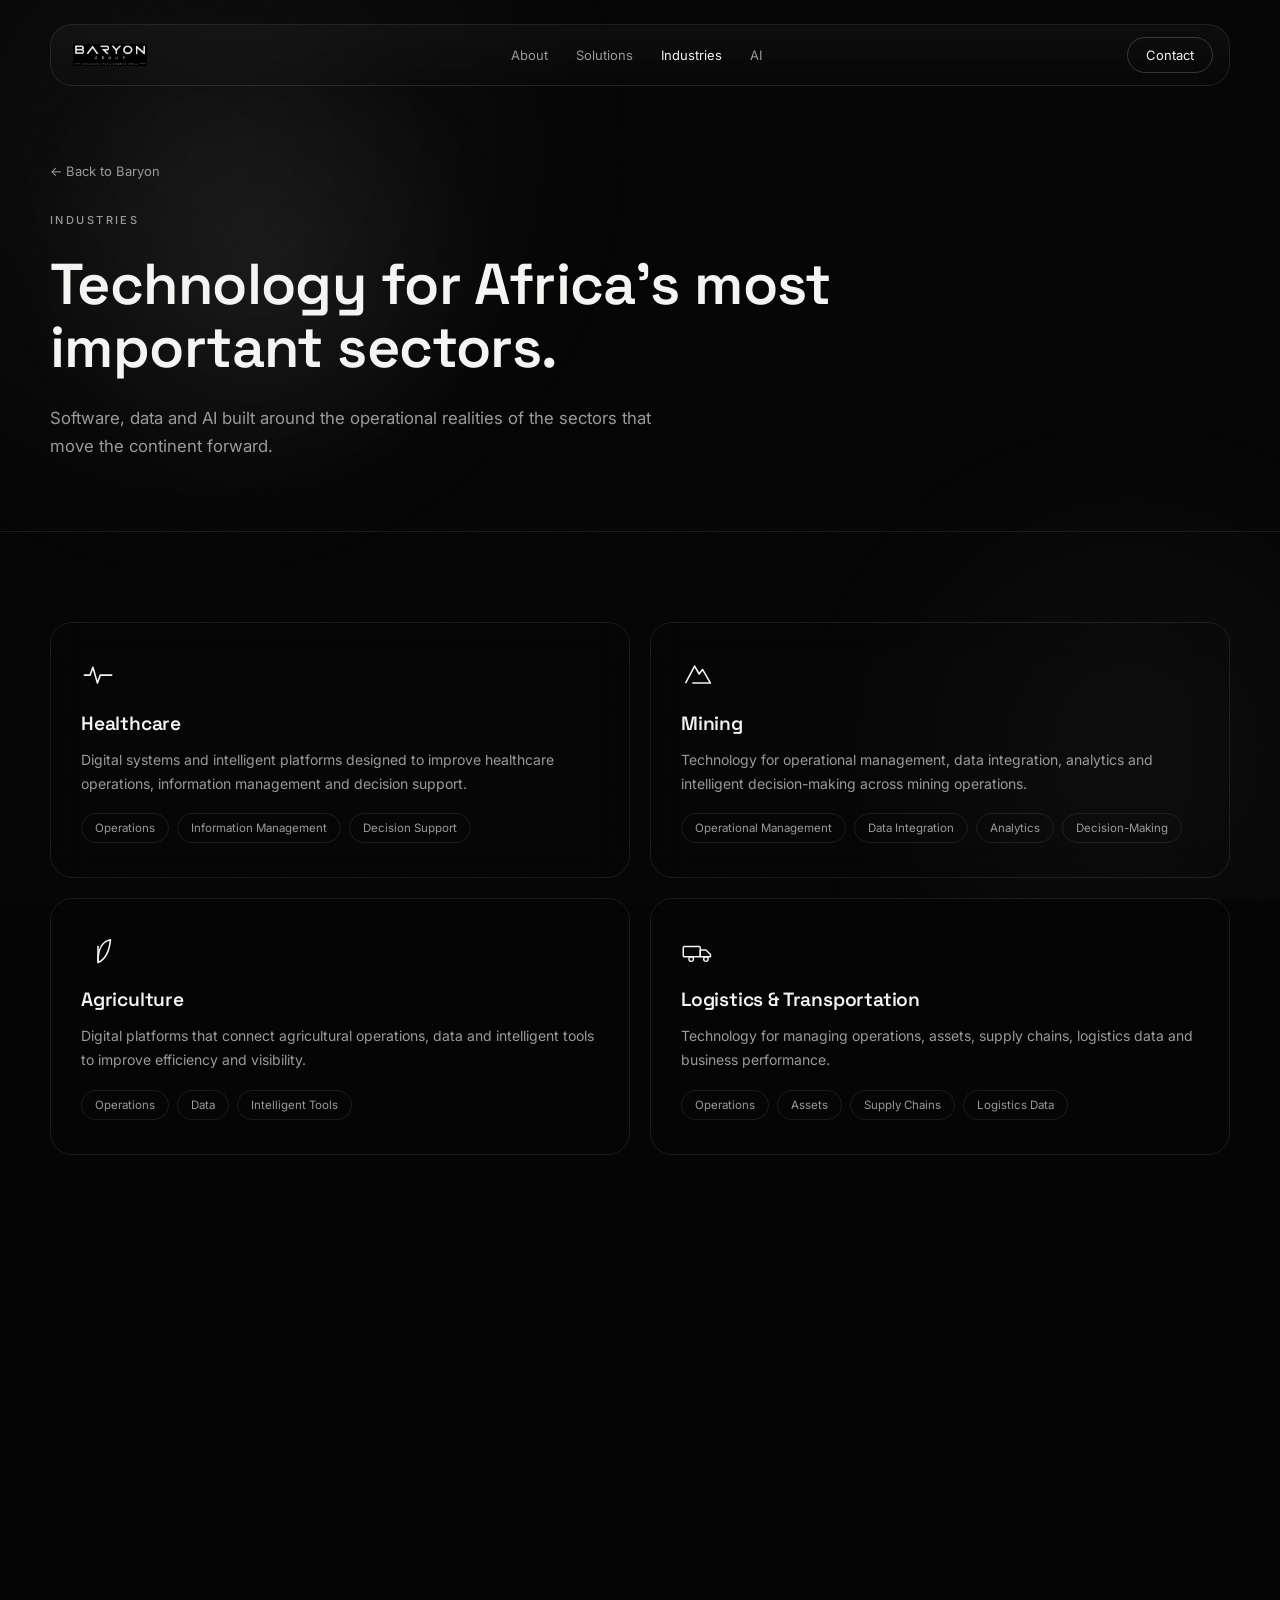
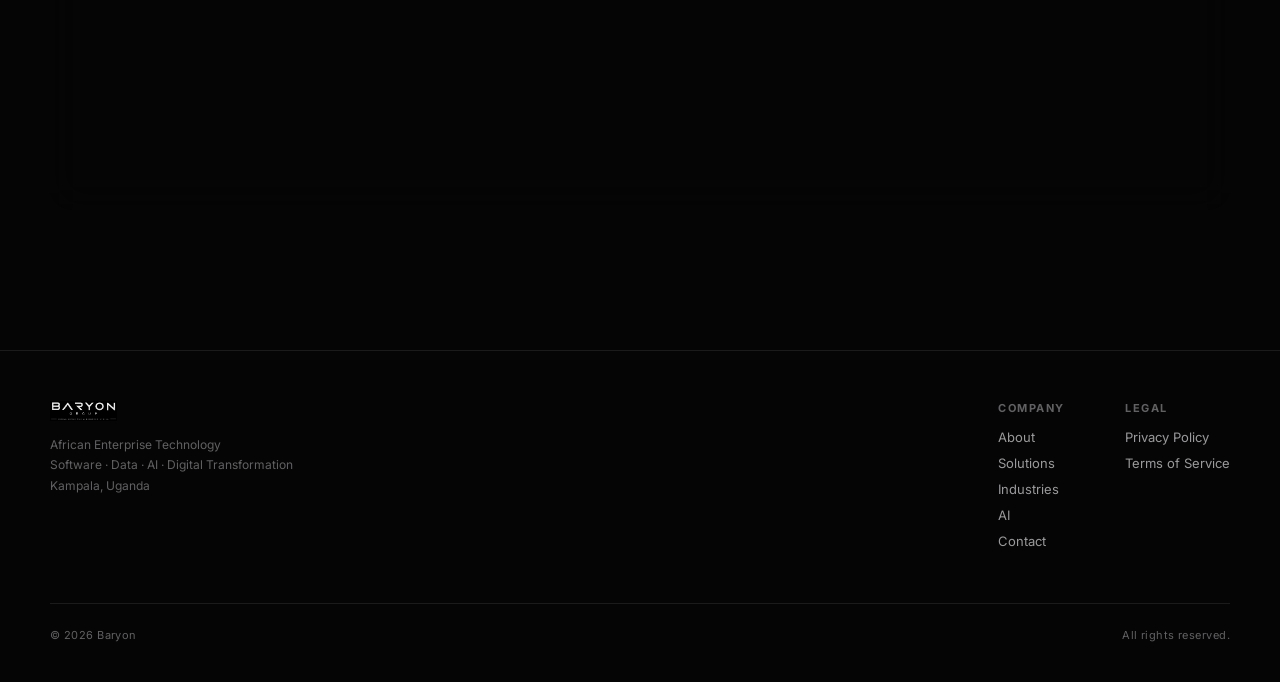
<file: industries.html>
<!DOCTYPE html>
<html lang="en">
<head>
<meta charset="UTF-8" />
<meta name="viewport" content="width=device-width, initial-scale=1, viewport-fit=cover" />
<meta name="theme-color" content="#050505" />
<meta name="description" content="Technology for healthcare, mining, agriculture, logistics, finance and education across Africa." />
<title>Industries — Baryon</title>
<link rel="preconnect" href="https://fonts.googleapis.com">
<link rel="preconnect" href="https://fonts.gstatic.com" crossorigin>
<link href="https://fonts.googleapis.com/css2?family=Space+Grotesk:wght@400;500;600;700&family=Inter:wght@400;500;600&display=swap" rel="stylesheet">
<link rel="stylesheet" href="styles.css">
</head>
<body>
<div class="field"><div class="glow glow-a"></div><div class="glow glow-b"></div><div class="glow glow-cursor" id="cursorGlow"></div></div>
<div class="grain"></div>
<header class="nav glass">
  <a class="brand" href="index.html"><img src="assets/baryon-logo.png" alt="Baryon Group"></a>
  <nav class="links"><a href="about.html">About</a><a href="solutions.html">Solutions</a><a href="industries.html" class="current">Industries</a><a href="ai.html">AI</a></nav>
  <div class="nav-right"><a class="nav-cta" href="contact.html">Contact</a>
  <button class="menu-btn" id="menuBtn" aria-label="Open menu"><span class="bars"><span></span><span></span><span></span></span></button></div>
</header>
<nav class="mobile-menu"><a href="index.html">Home</a><a href="about.html">About</a><a href="solutions.html">Solutions</a><a href="industries.html">Industries</a><a href="ai.html">AI</a><a href="contact.html">Contact</a></nav>
<main>
<section class="page-hero"><div class="inner">
  <a class="legal-back" href="index.html">← Back to Baryon</a>
  <p class="eyebrow">INDUSTRIES</p>
  <h1>Technology for Africa's most important sectors.</h1>
  <p class="lead">Software, data and AI built around the operational realities of the sectors that move the continent forward.</p>
</div></section>

<section class="block"><div class="inner ind-detail stagger">
<div class="glass reveal ind-cell" style="background:none;display:block;min-height:0;"><svg class="ind-icon" viewBox="0 0 30 30" fill="none"><path d="M3 16h5l2.5-7 4 14 2.5-7H27" stroke="#f4f4f3" stroke-width="1.4" stroke-linecap="round" stroke-linejoin="round"/></svg><h3>Healthcare</h3><p>Digital systems and intelligent platforms designed to improve healthcare operations, information management and decision support.</p><div class="tags"><span>Operations</span><span>Information Management</span><span>Decision Support</span></div></div><div class="glass reveal ind-cell" style="background:none;display:block;min-height:0;"><svg class="ind-icon" viewBox="0 0 30 30" fill="none"><path d="M4 23 12 8l4 7 3-4 7 12H4Z" stroke="#f4f4f3" stroke-width="1.4" stroke-linejoin="round"/></svg><h3>Mining</h3><p>Technology for operational management, data integration, analytics and intelligent decision-making across mining operations.</p><div class="tags"><span>Operational Management</span><span>Data Integration</span><span>Analytics</span><span>Decision-Making</span></div></div><div class="glass reveal ind-cell" style="background:none;display:block;min-height:0;"><svg class="ind-icon" viewBox="0 0 30 30" fill="none"><path d="M15 26c0-10 2-18 11-20-1 10-4 17-11 20Z" stroke="#f4f4f3" stroke-width="1.4" stroke-linejoin="round"/><path d="M15 26V12" stroke="#f4f4f3" stroke-width="1.4" stroke-linecap="round"/></svg><h3>Agriculture</h3><p>Digital platforms that connect agricultural operations, data and intelligent tools to improve efficiency and visibility.</p><div class="tags"><span>Operations</span><span>Data</span><span>Intelligent Tools</span></div></div><div class="glass reveal ind-cell" style="background:none;display:block;min-height:0;"><svg class="ind-icon" viewBox="0 0 30 30" fill="none"><rect x="2" y="12" width="15" height="9" rx="1" stroke="#f4f4f3" stroke-width="1.3"/><path d="M17 15h5l4 4v2h-9Z" stroke="#f4f4f3" stroke-width="1.3" stroke-linejoin="round"/><circle cx="9" cy="23" r="2" stroke="#f4f4f3" stroke-width="1.2"/><circle cx="22" cy="23" r="2" stroke="#f4f4f3" stroke-width="1.2"/></svg><h3>Logistics & Transportation</h3><p>Technology for managing operations, assets, supply chains, logistics data and business performance.</p><div class="tags"><span>Operations</span><span>Assets</span><span>Supply Chains</span><span>Logistics Data</span></div></div><div class="glass reveal ind-cell" style="background:none;display:block;min-height:0;"><svg class="ind-icon" viewBox="0 0 30 30" fill="none"><circle cx="15" cy="15" r="10" stroke="#f4f4f3" stroke-width="1.3"/><path d="M15 10v10M12 12.5c0-1.4 1.3-2.5 3-2.5s3 1 3 2.3c0 3-6 1.7-6 4.7 0 1.3 1.3 2.5 3 2.5s3-1.1 3-2.5" stroke="#f4f4f3" stroke-width="1.2" stroke-linecap="round"/></svg><h3>Finance & Business Services</h3><p>Digital solutions for financial operations, business management, analytics and automation.</p><div class="tags"><span>Financial Operations</span><span>Business Management</span><span>Analytics</span><span>Automation</span></div></div><div class="glass reveal ind-cell" style="background:none;display:block;min-height:0;"><svg class="ind-icon" viewBox="0 0 30 30" fill="none"><path d="M15 6 27 12 15 18 3 12Z" stroke="#f4f4f3" stroke-width="1.3" stroke-linejoin="round"/><path d="M8 15v6c0 1.7 3.1 3 7 3s7-1.3 7-3v-6" stroke="#f4f4f3" stroke-width="1.3" stroke-linecap="round"/></svg><h3>Education</h3><p>Technology that helps educational organizations manage operations, information and digital services.</p><div class="tags"><span>Operations</span><span>Information</span><span>Digital Services</span></div></div>
</div></section>
<section class="cta-band"><div class="panel glass reveal">
  <div><h2>Working in one of these sectors?</h2><p>Let's talk about the systems, data and intelligence your organization needs.</p></div>
  <a class="btn" href="contact.html">Talk to Baryon</a>
</div></section>
</main>
<footer>
  <div class="inner">
    <div class="f-brand"><img src="assets/baryon-logo.png" alt="Baryon">
      <p>African Enterprise Technology<br>Software · Data · AI · Digital Transformation<br>Kampala, Uganda</p></div>
    <div class="f-links">
      <div class="f-col"><h5>COMPANY</h5><a href="about.html">About</a><a href="solutions.html">Solutions</a><a href="industries.html">Industries</a><a href="ai.html">AI</a><a href="contact.html">Contact</a></div>
      <div class="f-col"><h5>LEGAL</h5><a href="privacy-policy.html">Privacy Policy</a><a href="terms-of-service.html">Terms of Service</a></div>
    </div>
  </div>
  <div class="inner bottom"><div id="year"></div><div>All rights reserved.</div></div>
</footer>
<script src="script.js"></script>
</body>
</html>
</file>
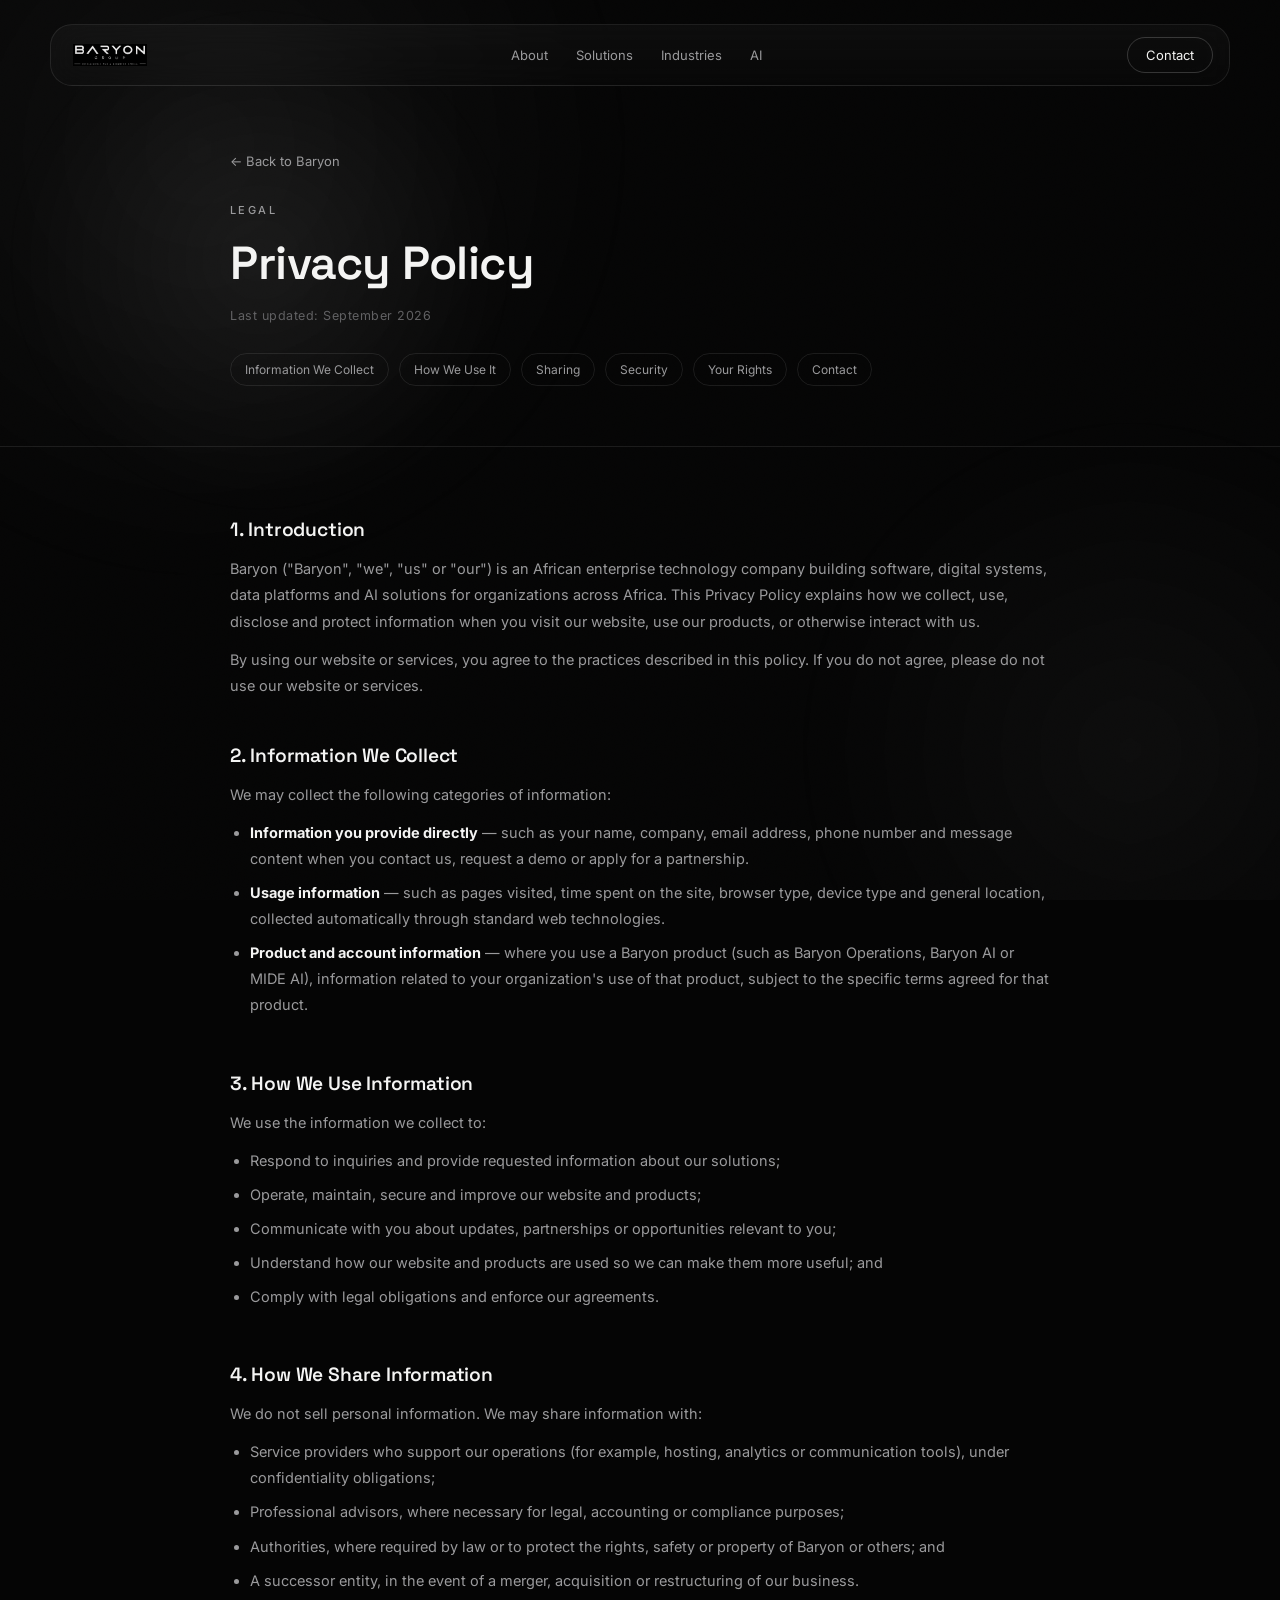
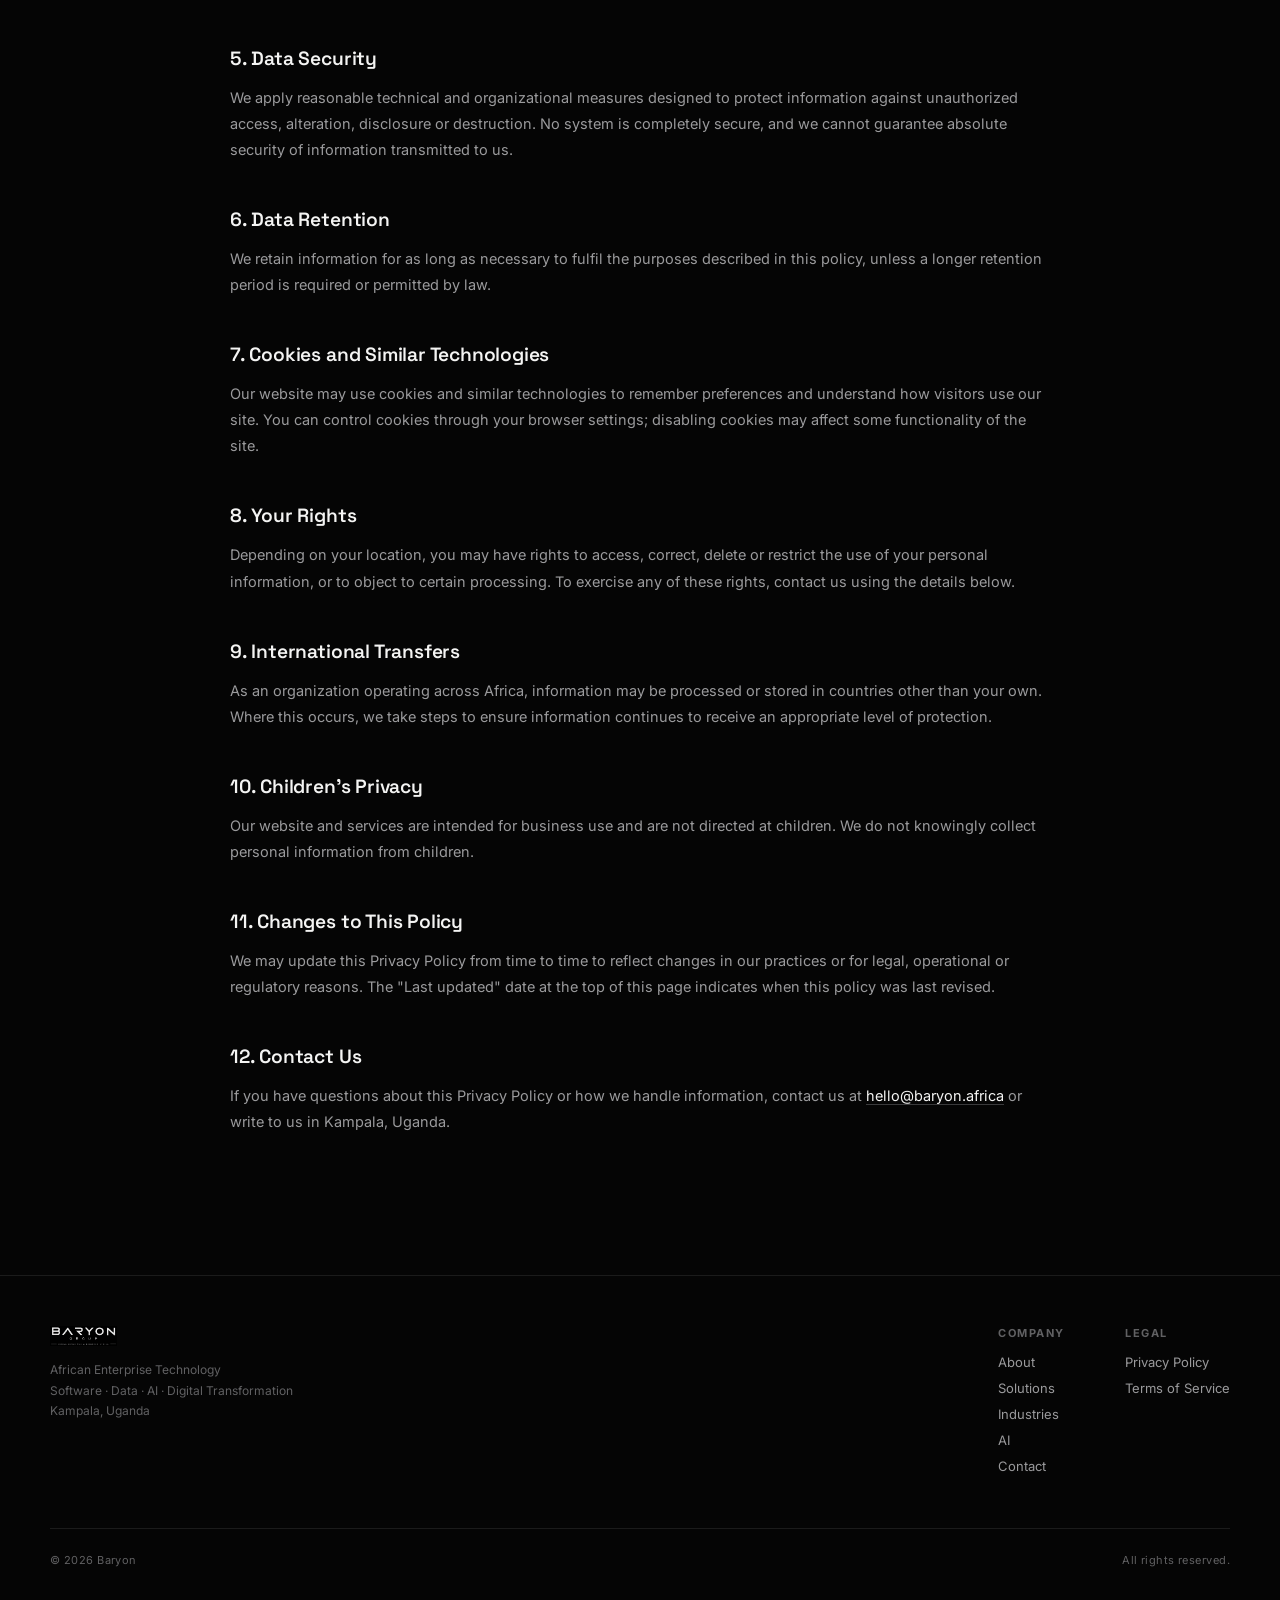
<file: privacy-policy.html>
<!DOCTYPE html>
<html lang="en">
<head>
<meta charset="UTF-8" />
<meta name="viewport" content="width=device-width, initial-scale=1, viewport-fit=cover" />
<meta name="theme-color" content="#050505" />
<meta name="description" content="Baryon Privacy Policy — how we collect, use and protect information." />
<title>Privacy Policy — Baryon</title>
<link rel="preconnect" href="https://fonts.googleapis.com">
<link rel="preconnect" href="https://fonts.gstatic.com" crossorigin>
<link href="https://fonts.googleapis.com/css2?family=Space+Grotesk:wght@400;500;600;700&family=Inter:wght@400;500;600&display=swap" rel="stylesheet">
<link rel="stylesheet" href="styles.css">
</head>
<body>

<div class="field">
  <div class="glow glow-a"></div>
  <div class="glow glow-b"></div>
  <div class="glow glow-cursor" id="cursorGlow"></div>
</div>
<div class="grain"></div>

<header class="nav glass">
  <a class="brand" href="index.html"><img src="assets/baryon-logo.png" alt="Baryon Group"></a>
  <nav class="links">
    <a href="about.html">About</a>
    <a href="solutions.html">Solutions</a>
    <a href="industries.html">Industries</a>
    <a href="ai.html">AI</a>
  </nav>
  <div class="nav-right">
    <a class="nav-cta" href="contact.html">Contact</a>
    <button class="menu-btn" id="menuBtn" aria-label="Open menu"><span class="bars"><span></span><span></span><span></span></span></button>
  </div>
</header>

<nav class="mobile-menu">
  <a href="index.html">Home</a>
  <a href="about.html">About</a>
  <a href="solutions.html">Solutions</a>
  <a href="industries.html">Industries</a>
  <a href="ai.html">AI</a>
  <a href="contact.html">Contact</a>
</nav>

<main>
  <section class="legal-hero">
    <div class="inner">
      <a class="legal-back reveal in" href="index.html">← Back to Baryon</a>
      <p class="eyebrow">LEGAL</p>
      <h1>Privacy Policy</h1>
      <p class="updated">Last updated: September 2026</p>
      <div class="legal-toc">
        <a href="#collect">Information We Collect</a>
        <a href="#use">How We Use It</a>
        <a href="#share">Sharing</a>
        <a href="#security">Security</a>
        <a href="#rights">Your Rights</a>
        <a href="#contact-us">Contact</a>
      </div>
    </div>
  </section>

  <section class="legal-body">
    <div class="inner">

      <div class="legal-section reveal">
        <h2>1. Introduction</h2>
        <p>Baryon ("Baryon", "we", "us" or "our") is an African enterprise technology company building software, digital systems, data platforms and AI solutions for organizations across Africa. This Privacy Policy explains how we collect, use, disclose and protect information when you visit our website, use our products, or otherwise interact with us.</p>
        <p>By using our website or services, you agree to the practices described in this policy. If you do not agree, please do not use our website or services.</p>
      </div>

      <div id="collect" class="legal-section reveal">
        <h2>2. Information We Collect</h2>
        <p>We may collect the following categories of information:</p>
        <ul>
          <li><strong style="color:var(--white);">Information you provide directly</strong> — such as your name, company, email address, phone number and message content when you contact us, request a demo or apply for a partnership.</li>
          <li><strong style="color:var(--white);">Usage information</strong> — such as pages visited, time spent on the site, browser type, device type and general location, collected automatically through standard web technologies.</li>
          <li><strong style="color:var(--white);">Product and account information</strong> — where you use a Baryon product (such as Baryon Operations, Baryon AI or MIDE AI), information related to your organization's use of that product, subject to the specific terms agreed for that product.</li>
        </ul>
      </div>

      <div id="use" class="legal-section reveal">
        <h2>3. How We Use Information</h2>
        <p>We use the information we collect to:</p>
        <ul>
          <li>Respond to inquiries and provide requested information about our solutions;</li>
          <li>Operate, maintain, secure and improve our website and products;</li>
          <li>Communicate with you about updates, partnerships or opportunities relevant to you;</li>
          <li>Understand how our website and products are used so we can make them more useful; and</li>
          <li>Comply with legal obligations and enforce our agreements.</li>
        </ul>
      </div>

      <div id="share" class="legal-section reveal">
        <h2>4. How We Share Information</h2>
        <p>We do not sell personal information. We may share information with:</p>
        <ul>
          <li>Service providers who support our operations (for example, hosting, analytics or communication tools), under confidentiality obligations;</li>
          <li>Professional advisors, where necessary for legal, accounting or compliance purposes;</li>
          <li>Authorities, where required by law or to protect the rights, safety or property of Baryon or others; and</li>
          <li>A successor entity, in the event of a merger, acquisition or restructuring of our business.</li>
        </ul>
      </div>

      <div id="security" class="legal-section reveal">
        <h2>5. Data Security</h2>
        <p>We apply reasonable technical and organizational measures designed to protect information against unauthorized access, alteration, disclosure or destruction. No system is completely secure, and we cannot guarantee absolute security of information transmitted to us.</p>
      </div>

      <div class="legal-section reveal">
        <h2>6. Data Retention</h2>
        <p>We retain information for as long as necessary to fulfil the purposes described in this policy, unless a longer retention period is required or permitted by law.</p>
      </div>

      <div class="legal-section reveal">
        <h2>7. Cookies and Similar Technologies</h2>
        <p>Our website may use cookies and similar technologies to remember preferences and understand how visitors use our site. You can control cookies through your browser settings; disabling cookies may affect some functionality of the site.</p>
      </div>

      <div id="rights" class="legal-section reveal">
        <h2>8. Your Rights</h2>
        <p>Depending on your location, you may have rights to access, correct, delete or restrict the use of your personal information, or to object to certain processing. To exercise any of these rights, contact us using the details below.</p>
      </div>

      <div class="legal-section reveal">
        <h2>9. International Transfers</h2>
        <p>As an organization operating across Africa, information may be processed or stored in countries other than your own. Where this occurs, we take steps to ensure information continues to receive an appropriate level of protection.</p>
      </div>

      <div class="legal-section reveal">
        <h2>10. Children's Privacy</h2>
        <p>Our website and services are intended for business use and are not directed at children. We do not knowingly collect personal information from children.</p>
      </div>

      <div class="legal-section reveal">
        <h2>11. Changes to This Policy</h2>
        <p>We may update this Privacy Policy from time to time to reflect changes in our practices or for legal, operational or regulatory reasons. The "Last updated" date at the top of this page indicates when this policy was last revised.</p>
      </div>

      <div id="contact-us" class="legal-section reveal">
        <h2>12. Contact Us</h2>
        <p>If you have questions about this Privacy Policy or how we handle information, contact us at <a class="inline-link" href="mailto:hello@baryon.africa">hello@baryon.africa</a> or write to us in Kampala, Uganda.</p>
      </div>

    </div>
  </section>
</main>

<footer>
  <div class="inner">
    <div class="f-brand">
      <img src="assets/baryon-logo.png" alt="Baryon">
      <p>African Enterprise Technology<br>Software · Data · AI · Digital Transformation<br>Kampala, Uganda</p>
    </div>
    <div class="f-links">
      <div class="f-col">
        <h5>COMPANY</h5>
        <a href="about.html">About</a>
        <a href="solutions.html">Solutions</a>
        <a href="industries.html">Industries</a>
        <a href="ai.html">AI</a>
        <a href="contact.html">Contact</a>
      </div>
      <div class="f-col">
        <h5>LEGAL</h5>
        <a href="privacy-policy.html">Privacy Policy</a>
        <a href="terms-of-service.html">Terms of Service</a>
      </div>
    </div>
  </div>
  <div class="inner bottom">
    <div id="year"></div>
    <div>All rights reserved.</div>
  </div>
</footer>

<script src="script.js"></script>
</body>
</html>
</file>
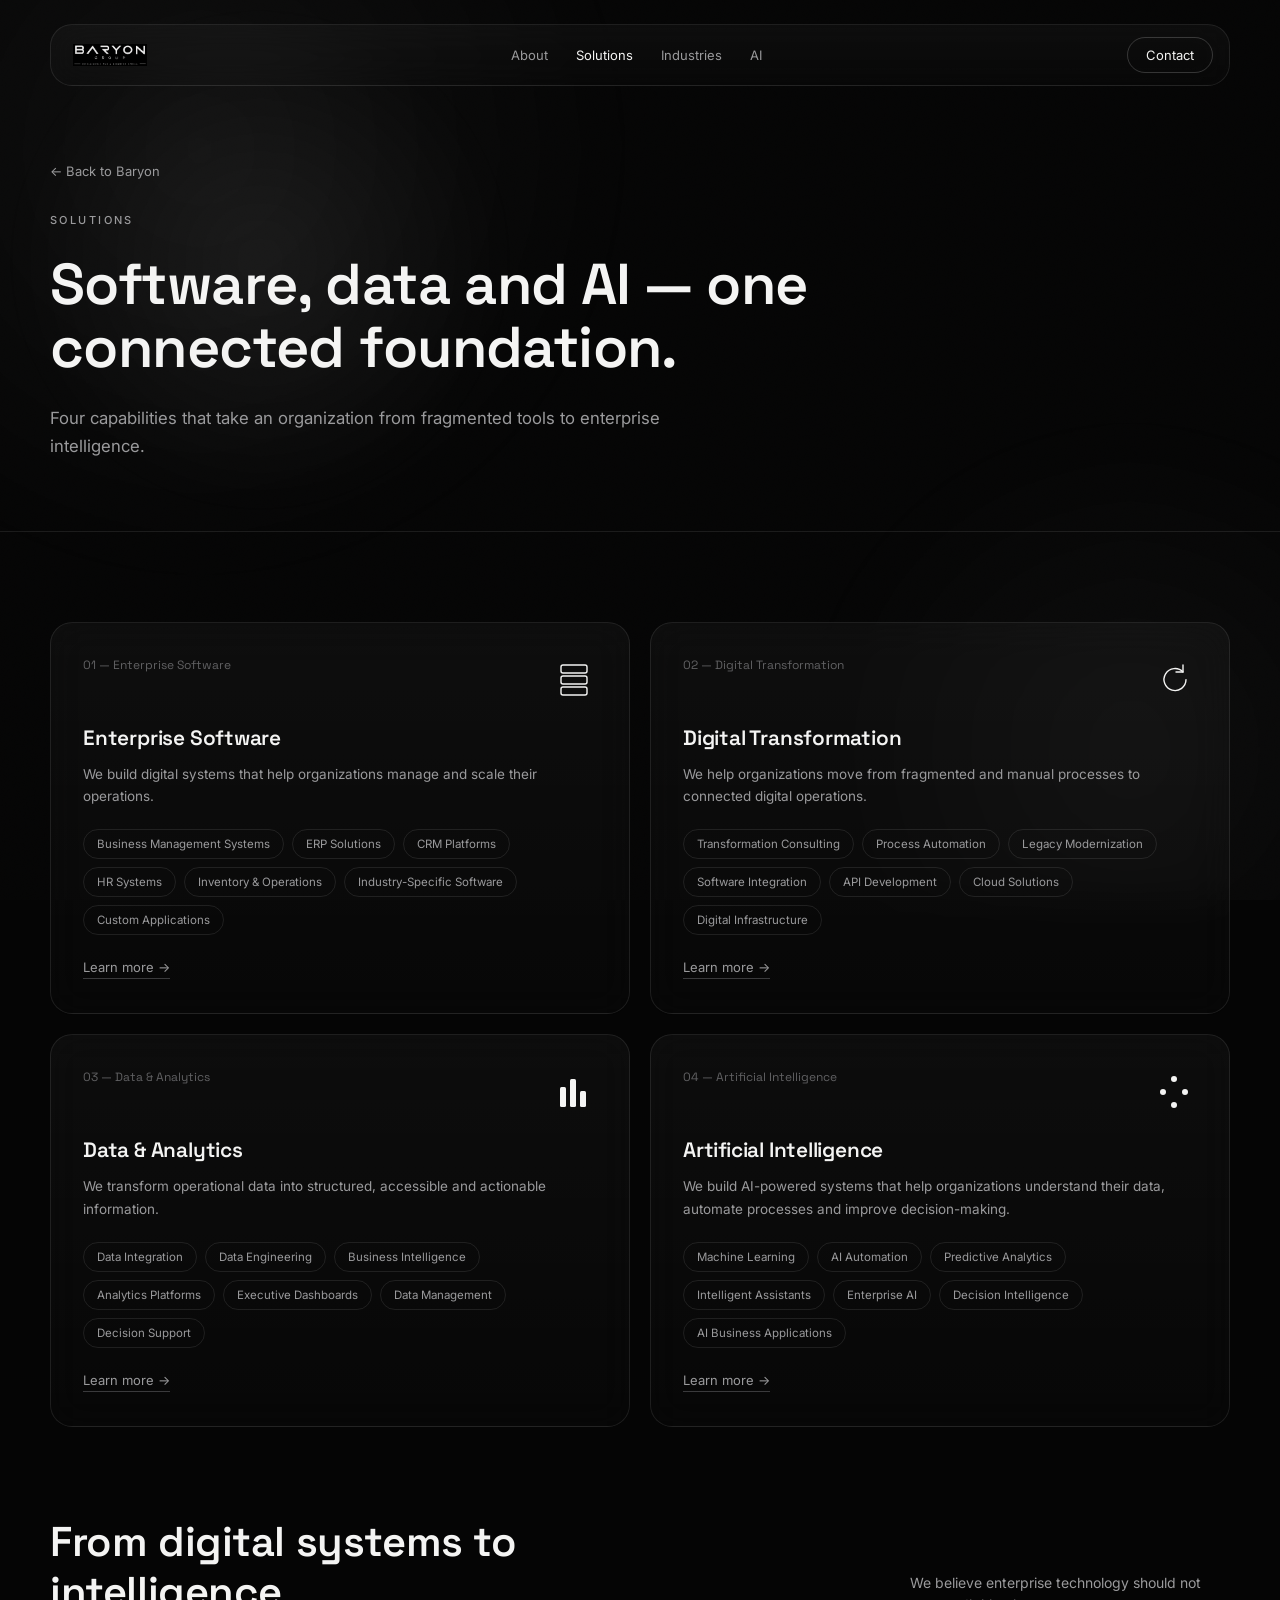
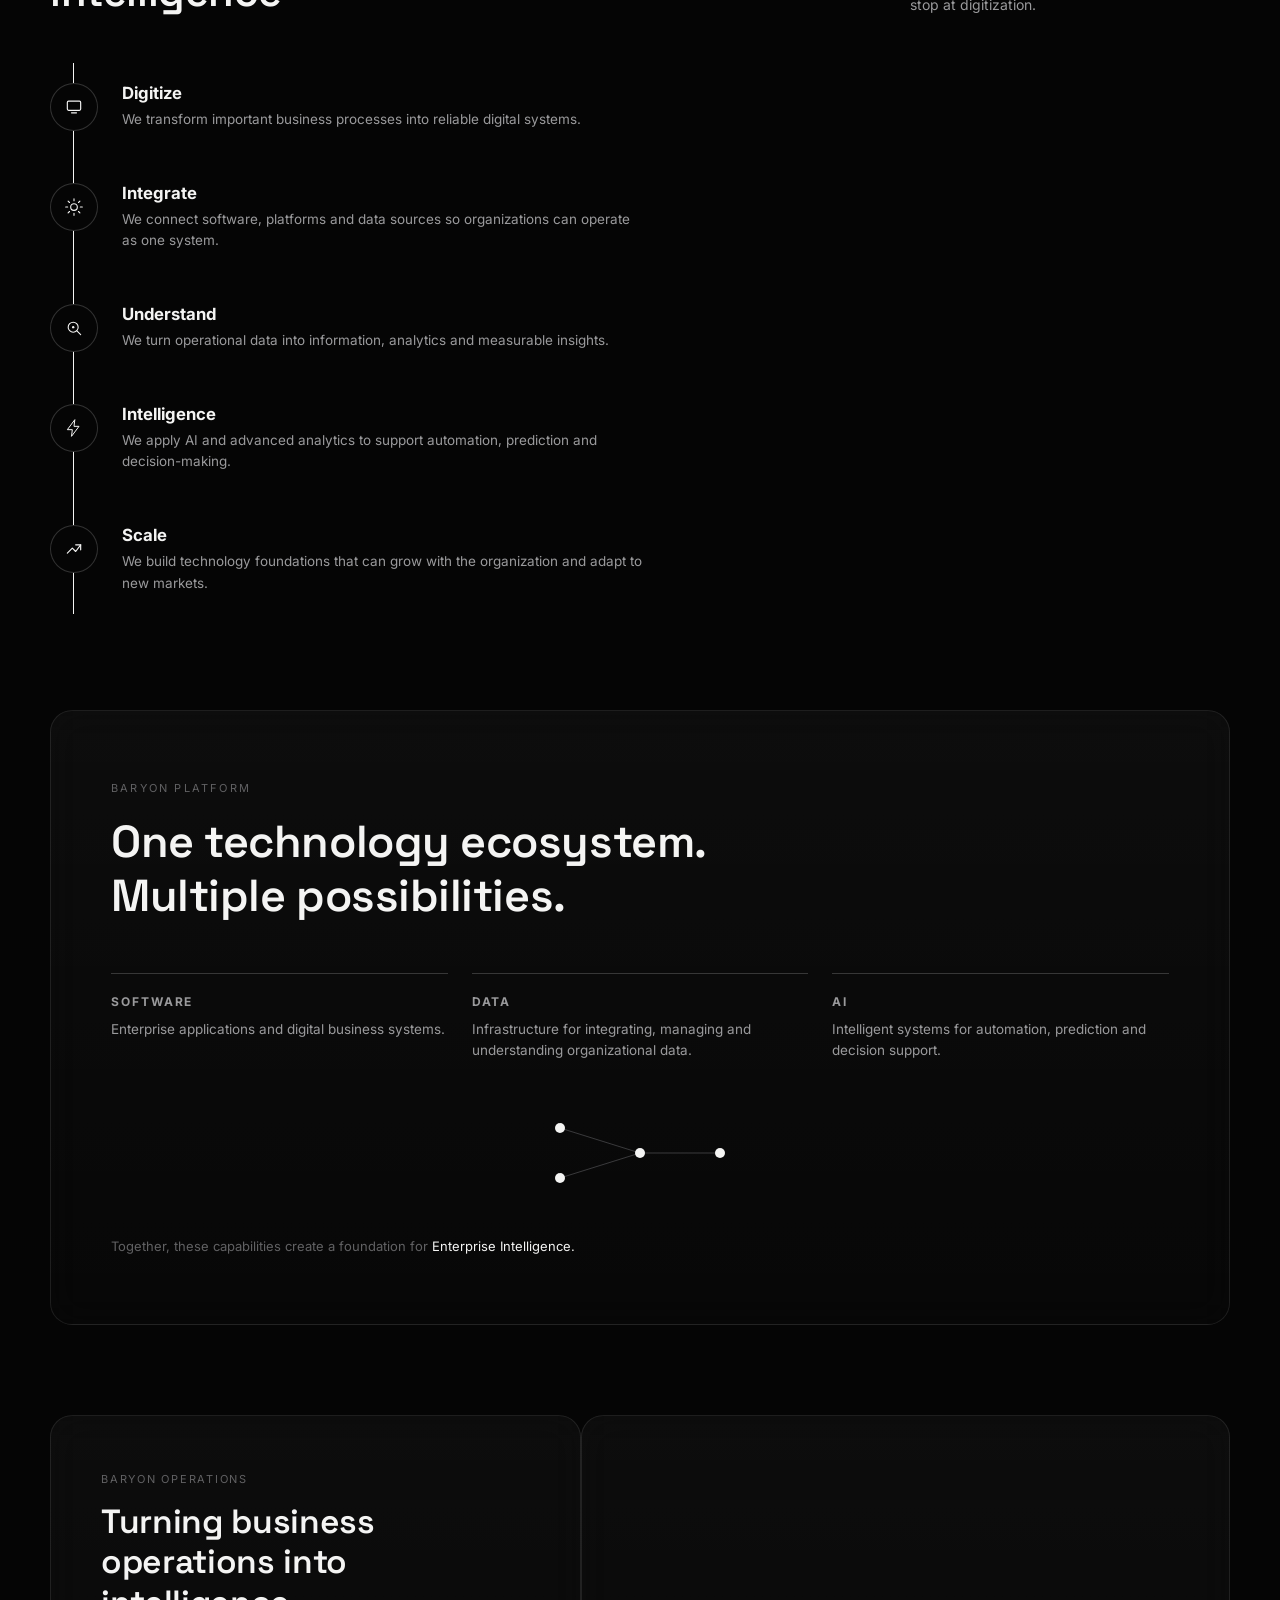
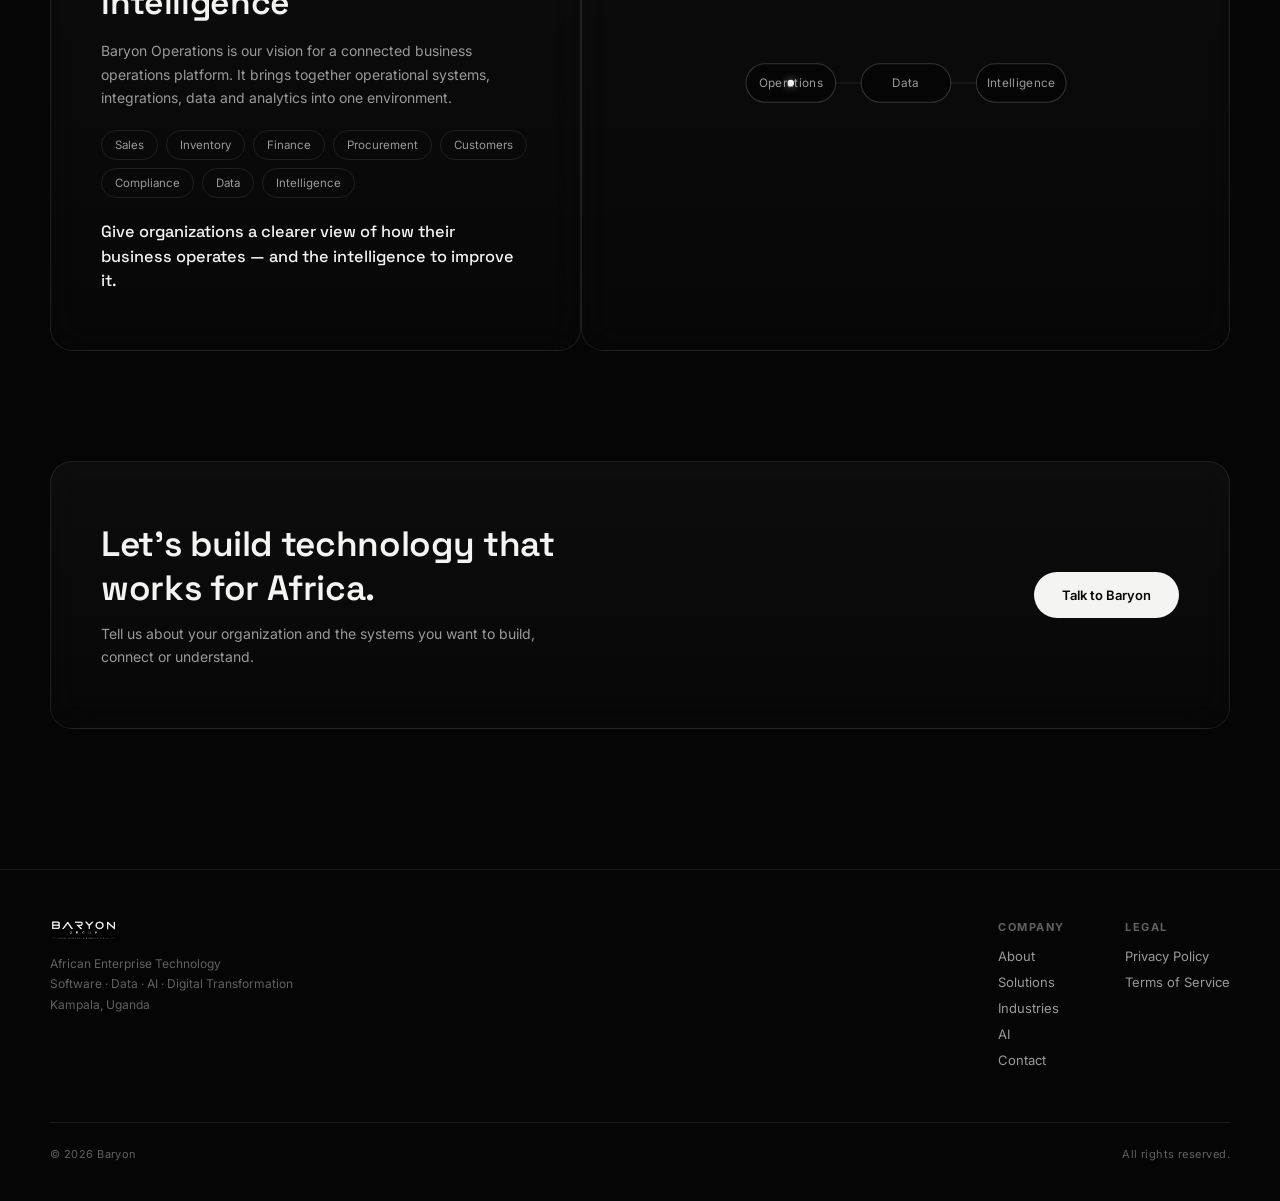
<file: solutions.html>
<!DOCTYPE html>
<html lang="en">
<head>
<meta charset="UTF-8" />
<meta name="viewport" content="width=device-width, initial-scale=1, viewport-fit=cover" />
<meta name="theme-color" content="#050505" />
<meta name="description" content="Enterprise software, digital transformation, data & analytics and AI for African organizations." />
<title>Solutions — Baryon</title>
<link rel="preconnect" href="https://fonts.googleapis.com">
<link rel="preconnect" href="https://fonts.gstatic.com" crossorigin>
<link href="https://fonts.googleapis.com/css2?family=Space+Grotesk:wght@400;500;600;700&family=Inter:wght@400;500;600&display=swap" rel="stylesheet">
<link rel="stylesheet" href="styles.css">
</head>
<body>
<div class="field"><div class="glow glow-a"></div><div class="glow glow-b"></div><div class="glow glow-cursor" id="cursorGlow"></div></div>
<div class="grain"></div>
<header class="nav glass">
  <a class="brand" href="index.html"><img src="assets/baryon-logo.png" alt="Baryon Group"></a>
  <nav class="links"><a href="about.html">About</a><a href="solutions.html" class="current">Solutions</a><a href="industries.html">Industries</a><a href="ai.html">AI</a></nav>
  <div class="nav-right"><a class="nav-cta" href="contact.html">Contact</a>
  <button class="menu-btn" id="menuBtn" aria-label="Open menu"><span class="bars"><span></span><span></span><span></span></span></button></div>
</header>
<nav class="mobile-menu"><a href="index.html">Home</a><a href="about.html">About</a><a href="solutions.html">Solutions</a><a href="industries.html">Industries</a><a href="ai.html">AI</a><a href="contact.html">Contact</a></nav>
<main>
<section class="page-hero"><div class="inner">
  <a class="legal-back" href="index.html">← Back to Baryon</a>
  <p class="eyebrow">SOLUTIONS</p>
  <h1>Software, data and AI — one connected foundation.</h1>
  <p class="lead">Four capabilities that take an organization from fragmented tools to enterprise intelligence.</p>
</div></section>

<section class="block"><div class="inner"><div class="wwd-grid stagger">
<div class="wwd-card glass reveal"><div class="icon-row"><span class="num">01 — Enterprise Software</span><svg class="wwd-icon icon-stack" viewBox="0 0 46 46" fill="none"><rect x="10" y="8" width="26" height="8" rx="2" stroke="#f4f4f3" stroke-width="1.4"/><rect x="10" y="19" width="26" height="8" rx="2" stroke="#f4f4f3" stroke-width="1.4"/><rect x="10" y="30" width="26" height="8" rx="2" stroke="#f4f4f3" stroke-width="1.4"/></svg></div><h3>Enterprise Software</h3><p>We build digital systems that help organizations manage and scale their operations.</p><div class="tags"><span>Business Management Systems</span><span>ERP Solutions</span><span>CRM Platforms</span><span>HR Systems</span><span>Inventory & Operations</span><span>Industry-Specific Software</span><span>Custom Applications</span></div><a class="textlink more-link" href="enterprise-software.html">Learn more →</a></div><div class="wwd-card glass reveal"><div class="icon-row"><span class="num">02 — Digital Transformation</span><svg class="wwd-icon icon-sync" viewBox="0 0 46 46" fill="none"><path d="M32 15a11 11 0 1 0 3 7.6" stroke="#f4f4f3" stroke-width="1.4" stroke-linecap="round"/><path d="M32 8v7h-7" stroke="#f4f4f3" stroke-width="1.4" stroke-linecap="round" stroke-linejoin="round"/></svg></div><h3>Digital Transformation</h3><p>We help organizations move from fragmented and manual processes to connected digital operations.</p><div class="tags"><span>Transformation Consulting</span><span>Process Automation</span><span>Legacy Modernization</span><span>Software Integration</span><span>API Development</span><span>Cloud Solutions</span><span>Digital Infrastructure</span></div><a class="textlink more-link" href="digital-transformation.html">Learn more →</a></div><div class="wwd-card glass reveal"><div class="icon-row"><span class="num">03 — Data & Analytics</span><svg class="wwd-icon icon-bars" viewBox="0 0 46 46" fill="none"><rect x="9" y="18" width="6" height="20" rx="1.5" fill="#f4f4f3"/><rect x="19" y="10" width="6" height="28" rx="1.5" fill="#f4f4f3"/><rect x="29" y="22" width="6" height="16" rx="1.5" fill="#f4f4f3"/><rect x="9" y="18" width="6" height="20" rx="1.5" fill="#f4f4f3" opacity="0"/></svg></div><h3>Data & Analytics</h3><p>We transform operational data into structured, accessible and actionable information.</p><div class="tags"><span>Data Integration</span><span>Data Engineering</span><span>Business Intelligence</span><span>Analytics Platforms</span><span>Executive Dashboards</span><span>Data Management</span><span>Decision Support</span></div><a class="textlink more-link" href="data-analytics.html">Learn more →</a></div><div class="wwd-card glass reveal"><div class="icon-row"><span class="num">04 — Artificial Intelligence</span><svg class="wwd-icon icon-ai" viewBox="0 0 46 46" fill="none"><line x1="23" y1="10" x2="12" y2="23" stroke="#f4f4f3" stroke-width="1"/><line x1="23" y1="10" x2="34" y2="23" stroke="#f4f4f3" stroke-width="1"/><line x1="12" y1="23" x2="23" y2="36" stroke="#f4f4f3" stroke-width="1"/><line x1="34" y1="23" x2="23" y2="36" stroke="#f4f4f3" stroke-width="1"/><line x1="12" y1="23" x2="34" y2="23" stroke="#f4f4f3" stroke-width="1"/><circle cx="23" cy="10" r="3" fill="#f4f4f3"/><circle cx="12" cy="23" r="3" fill="#f4f4f3"/><circle cx="34" cy="23" r="3" fill="#f4f4f3"/><circle cx="23" cy="36" r="3" fill="#f4f4f3"/></svg></div><h3>Artificial Intelligence</h3><p>We build AI-powered systems that help organizations understand their data, automate processes and improve decision-making.</p><div class="tags"><span>Machine Learning</span><span>AI Automation</span><span>Predictive Analytics</span><span>Intelligent Assistants</span><span>Enterprise AI</span><span>Decision Intelligence</span><span>AI Business Applications</span></div><a class="textlink more-link" href="artificial-intelligence.html">Learn more →</a></div>
</div></div></section>

<section class="block approach" style="padding-bottom:0;"><div class="inner">
  <div class="section-head reveal"><h2>From digital systems to intelligence</h2><p>We believe enterprise technology should not stop at digitization.</p></div>
  <div class="steps reveal"><div class="line-fill"></div>
  <div class="step"><div class="dot"><svg viewBox="0 0 24 24" fill="none"><rect x="4" y="5" width="16" height="11" rx="1.5" stroke="#f4f4f3" stroke-width="1.4"/><line x1="9" y1="19" x2="15" y2="19" stroke="#f4f4f3" stroke-width="1.4" stroke-linecap="round"/></svg></div><div><h4>Digitize</h4><p>We transform important business processes into reliable digital systems.</p></div></div><div class="step"><div class="dot"><svg viewBox="0 0 24 24" fill="none"><path d="M12 8a4 4 0 1 0 0 8 4 4 0 0 0 0-8Z" stroke="#f4f4f3" stroke-width="1.3"/><path d="M12 2v2.4M12 19.6V22M4.9 4.9l1.7 1.7M17.4 17.4l1.7 1.7M2 12h2.4M19.6 12H22M4.9 19.1l1.7-1.7M17.4 6.6l1.7-1.7" stroke="#f4f4f3" stroke-width="1.3" stroke-linecap="round"/></svg></div><div><h4>Integrate</h4><p>We connect software, platforms and data sources so organizations can operate as one system.</p></div></div><div class="step"><div class="dot"><svg viewBox="0 0 24 24" fill="none"><circle cx="11" cy="11" r="1.4" fill="#f4f4f3"/><circle cx="11" cy="11" r="6" stroke="#f4f4f3" stroke-width="1.3"/><line x1="15.5" y1="15.5" x2="20" y2="20" stroke="#f4f4f3" stroke-width="1.3" stroke-linecap="round"/></svg></div><div><h4>Understand</h4><p>We turn operational data into information, analytics and measurable insights.</p></div></div><div class="step"><div class="dot"><svg viewBox="0 0 24 24" fill="none"><path d="M13 2 4 14h6l-1 8 9-12h-6l1-8Z" stroke="#f4f4f3" stroke-width="1.2" stroke-linejoin="round"/></svg></div><div><h4>Intelligence</h4><p>We apply AI and advanced analytics to support automation, prediction and decision-making.</p></div></div><div class="step"><div class="dot"><svg viewBox="0 0 24 24" fill="none"><path d="M4 17 10 11 14 15 20 7" stroke="#f4f4f3" stroke-width="1.4" stroke-linecap="round" stroke-linejoin="round"/><path d="M14 7h6v6" stroke="#f4f4f3" stroke-width="1.4" stroke-linecap="round" stroke-linejoin="round"/></svg></div><div><h4>Scale</h4><p>We build technology foundations that can grow with the organization and adapt to new markets.</p></div></div>
  </div>
</div></section>

<section class="block platform" style="padding-bottom:0;"><div class="inner panel glass reveal">
  <div class="label-row"><span class="t">BARYON PLATFORM</span></div>
  <h2>One technology ecosystem. Multiple possibilities.</h2>
  <div class="pillars">
    <div class="pillar"><h5>SOFTWARE</h5><p>Enterprise applications and digital business systems.</p></div>
    <div class="pillar"><h5>DATA</h5><p>Infrastructure for integrating, managing and understanding organizational data.</p></div>
    <div class="pillar"><h5>AI</h5><p>Intelligent systems for automation, prediction and decision support.</p></div>
  </div>
  <div class="converge"><svg viewBox="0 0 220 90" fill="none"><line x1="30" y1="20" x2="110" y2="45" stroke="#3a3a3c"/><line x1="30" y1="70" x2="110" y2="45" stroke="#3a3a3c"/><line x1="190" y1="45" x2="110" y2="45" stroke="#3a3a3c"/><circle class="node c1" cx="30" cy="20" r="5" fill="#f4f4f3"/><circle class="node c2" cx="30" cy="70" r="5" fill="#f4f4f3"/><circle class="node c3" cx="190" cy="45" r="5" fill="#f4f4f3"/><circle class="center" cx="110" cy="45" r="5" fill="#f4f4f3"/></svg></div>
  <div class="pillar-out">Together, these capabilities create a foundation for <span>Enterprise Intelligence.</span></div>
</div></section>

<section class="block products" style="padding-bottom:0;"><div class="inner"><div class="product-row">
  <div class="panel glass reveal"><div class="tag">BARYON OPERATIONS</div><h3>Turning business operations into intelligence</h3>
    <p>Baryon Operations is our vision for a connected business operations platform. It brings together operational systems, integrations, data and analytics into one environment.</p>
    <div class="row-list"><span>Sales</span><span>Inventory</span><span>Finance</span><span>Procurement</span><span>Customers</span><span>Compliance</span><span>Data</span><span>Intelligence</span></div>
    <p class="quote">Give organizations a clearer view of how their business operates — and the intelligence to improve it.</p></div>
  <div class="side glass reveal"><div class="flow-diagram"><svg viewBox="0 0 300 90"><path class="fline" d="M42,45 L258,45"/>
<rect class="fnode" x="0" y="27" width="84" height="36" rx="18"/><text class="flabel" x="42" y="49" text-anchor="middle">Operations</text>
<rect class="fnode" x="108" y="27" width="84" height="36" rx="18"/><text class="flabel" x="150" y="49" text-anchor="middle">Data</text>
<rect class="fnode" x="216" y="27" width="84" height="36" rx="18"/><text class="flabel" x="258" y="49" text-anchor="middle">Intelligence</text>
<circle class="packet" r="3" style="offset-path:path('M42,45 L258,45');"/></svg></div></div>
</div></div></section>
<section class="cta-band"><div class="panel glass reveal">
  <div><h2>Let's build technology that works for Africa.</h2><p>Tell us about your organization and the systems you want to build, connect or understand.</p></div>
  <a class="btn" href="contact.html">Talk to Baryon</a>
</div></section>
</main>
<footer>
  <div class="inner">
    <div class="f-brand"><img src="assets/baryon-logo.png" alt="Baryon">
      <p>African Enterprise Technology<br>Software · Data · AI · Digital Transformation<br>Kampala, Uganda</p></div>
    <div class="f-links">
      <div class="f-col"><h5>COMPANY</h5><a href="about.html">About</a><a href="solutions.html">Solutions</a><a href="industries.html">Industries</a><a href="ai.html">AI</a><a href="contact.html">Contact</a></div>
      <div class="f-col"><h5>LEGAL</h5><a href="privacy-policy.html">Privacy Policy</a><a href="terms-of-service.html">Terms of Service</a></div>
    </div>
  </div>
  <div class="inner bottom"><div id="year"></div><div>All rights reserved.</div></div>
</footer>
<script src="script.js"></script>
</body>
</html>
</file>
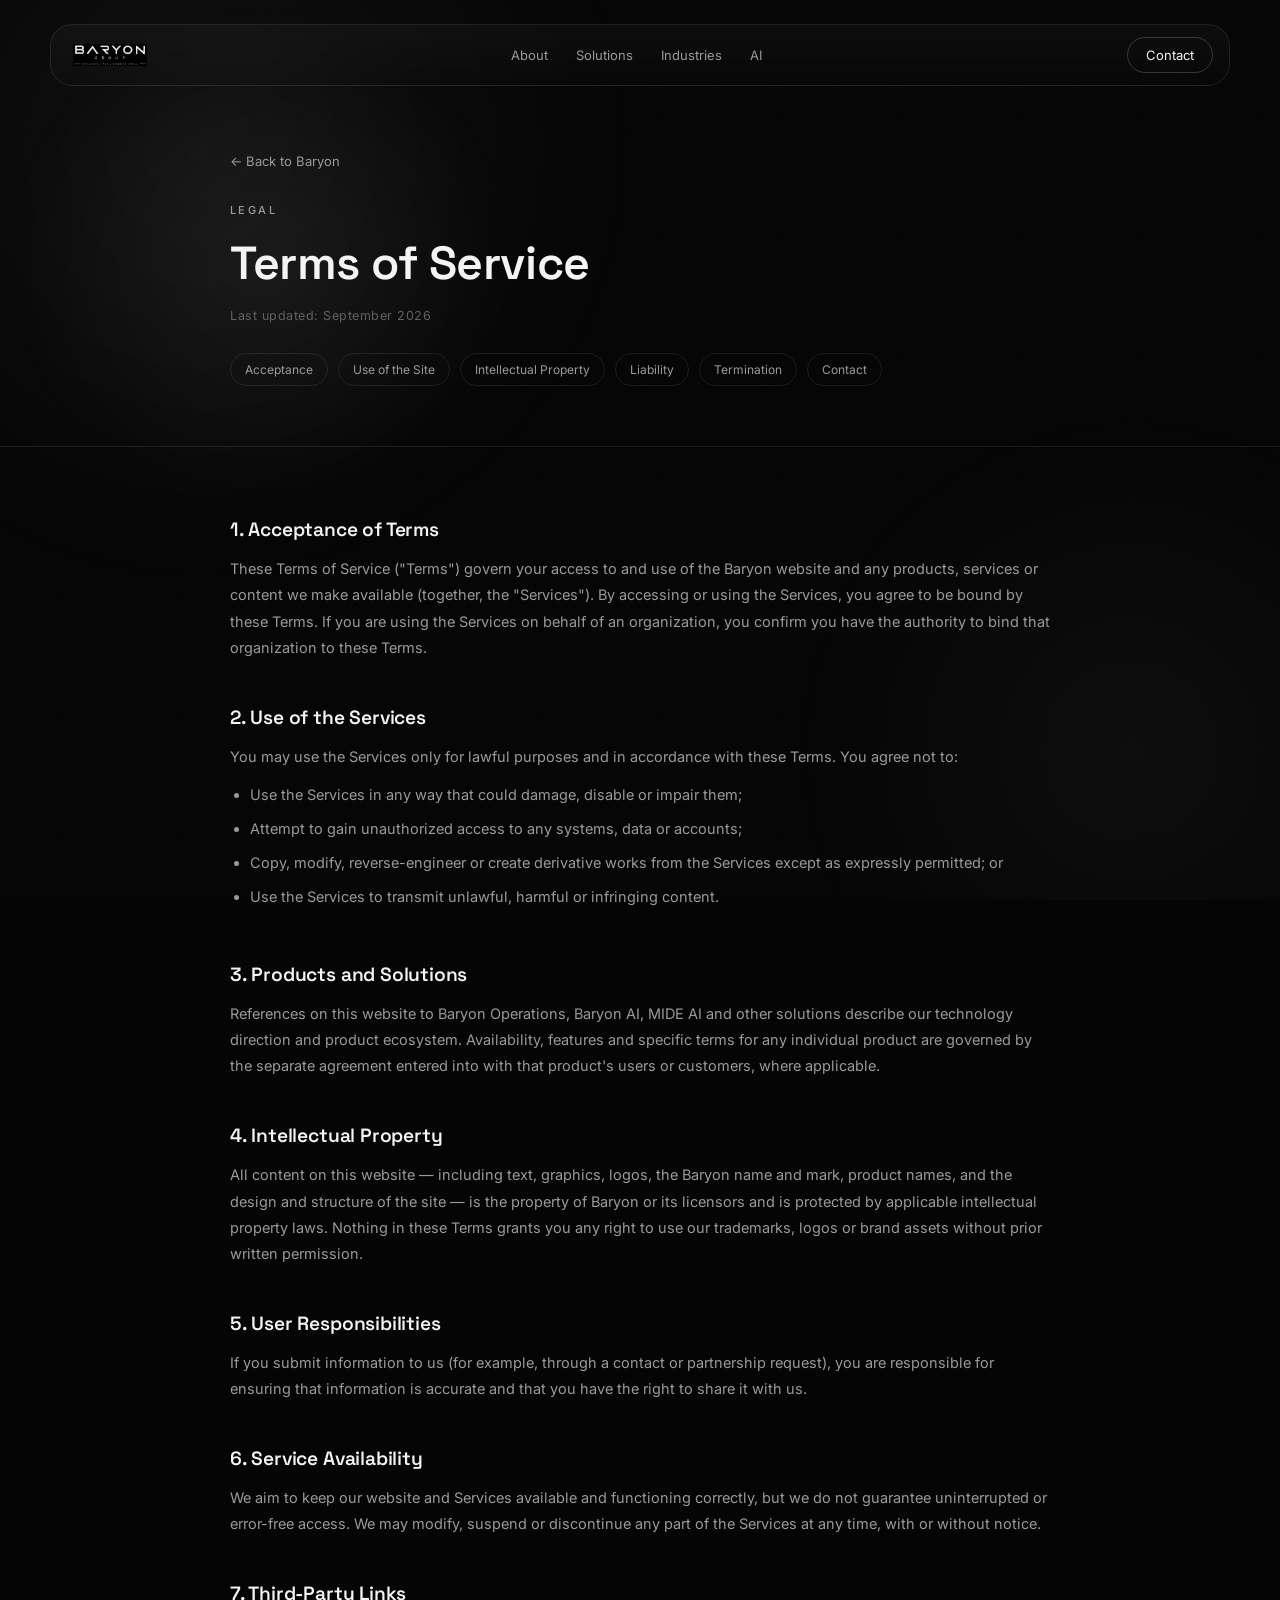
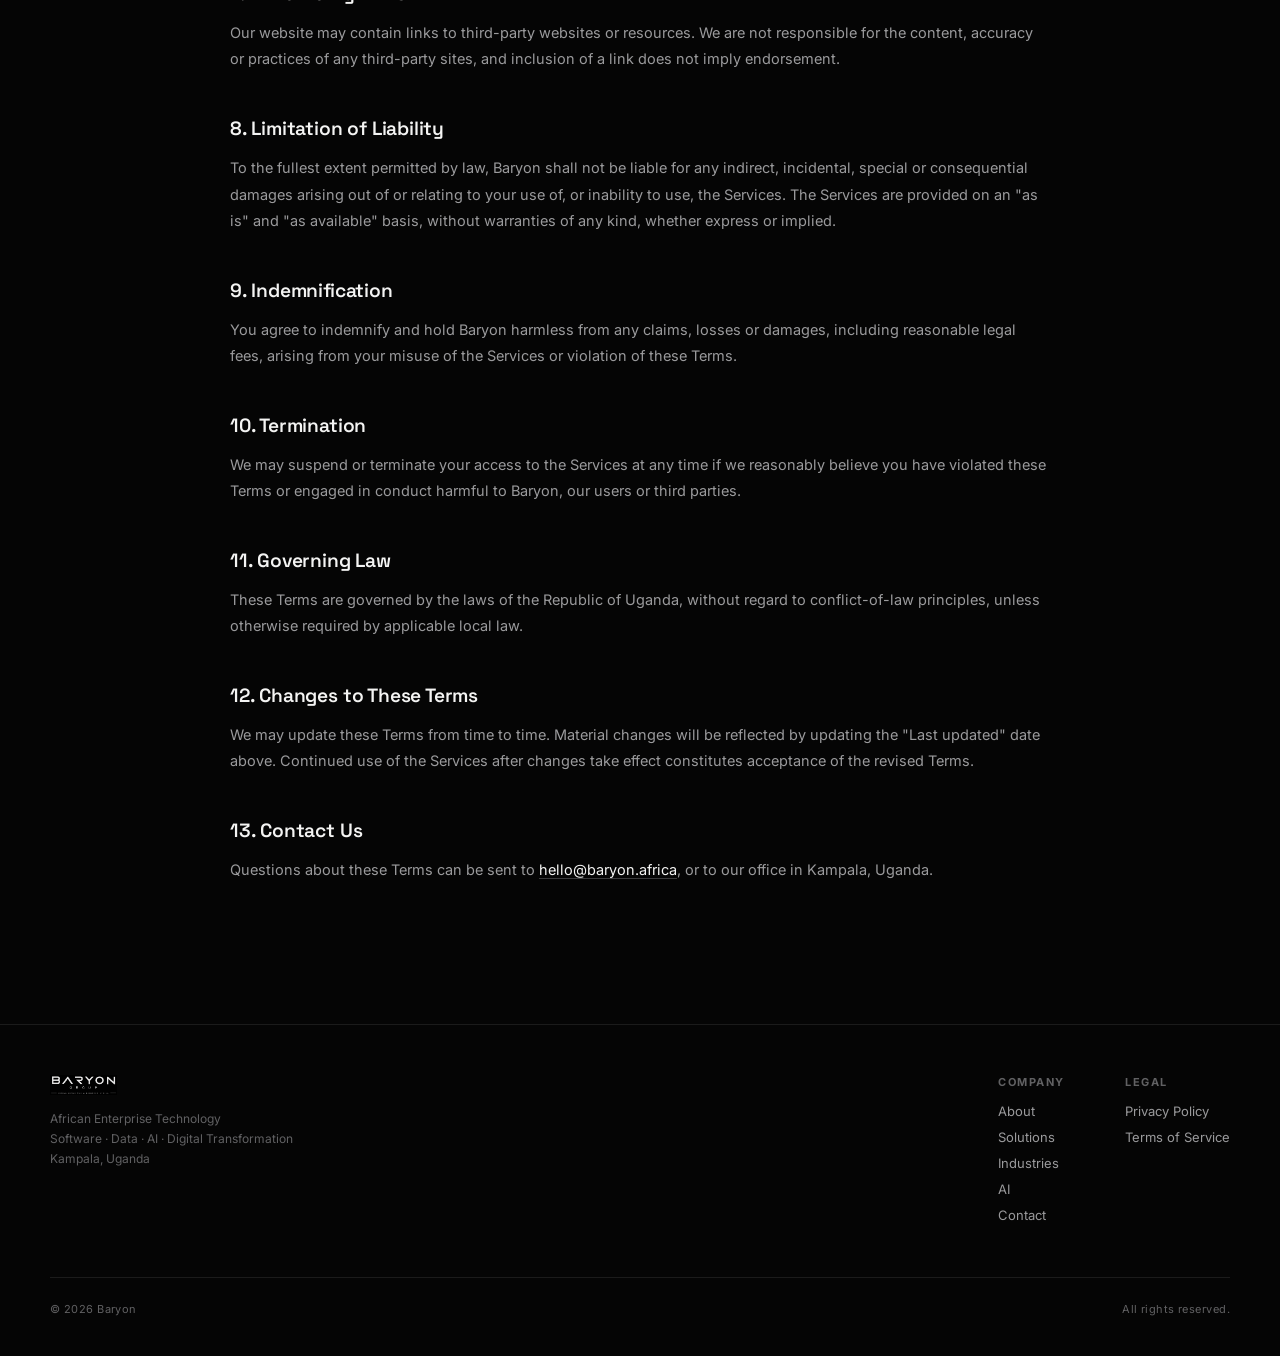
<file: terms-of-service.html>
<!DOCTYPE html>
<html lang="en">
<head>
<meta charset="UTF-8" />
<meta name="viewport" content="width=device-width, initial-scale=1, viewport-fit=cover" />
<meta name="theme-color" content="#050505" />
<meta name="description" content="Baryon Terms of Service — the terms governing use of our website and products." />
<title>Terms of Service — Baryon</title>
<link rel="preconnect" href="https://fonts.googleapis.com">
<link rel="preconnect" href="https://fonts.gstatic.com" crossorigin>
<link href="https://fonts.googleapis.com/css2?family=Space+Grotesk:wght@400;500;600;700&family=Inter:wght@400;500;600&display=swap" rel="stylesheet">
<link rel="stylesheet" href="styles.css">
</head>
<body>

<div class="field">
  <div class="glow glow-a"></div>
  <div class="glow glow-b"></div>
  <div class="glow glow-cursor" id="cursorGlow"></div>
</div>
<div class="grain"></div>

<header class="nav glass">
  <a class="brand" href="index.html"><img src="assets/baryon-logo.png" alt="Baryon Group"></a>
  <nav class="links">
    <a href="about.html">About</a>
    <a href="solutions.html">Solutions</a>
    <a href="industries.html">Industries</a>
    <a href="ai.html">AI</a>
  </nav>
  <div class="nav-right">
    <a class="nav-cta" href="contact.html">Contact</a>
    <button class="menu-btn" id="menuBtn" aria-label="Open menu"><span class="bars"><span></span><span></span><span></span></span></button>
  </div>
</header>

<nav class="mobile-menu">
  <a href="index.html">Home</a>
  <a href="about.html">About</a>
  <a href="solutions.html">Solutions</a>
  <a href="industries.html">Industries</a>
  <a href="ai.html">AI</a>
  <a href="contact.html">Contact</a>
</nav>

<main>
  <section class="legal-hero">
    <div class="inner">
      <a class="legal-back reveal in" href="index.html">← Back to Baryon</a>
      <p class="eyebrow">LEGAL</p>
      <h1>Terms of Service</h1>
      <p class="updated">Last updated: September 2026</p>
      <div class="legal-toc">
        <a href="#acceptance">Acceptance</a>
        <a href="#use">Use of the Site</a>
        <a href="#ip">Intellectual Property</a>
        <a href="#liability">Liability</a>
        <a href="#termination">Termination</a>
        <a href="#contact-us">Contact</a>
      </div>
    </div>
  </section>

  <section class="legal-body">
    <div class="inner">

      <div id="acceptance" class="legal-section reveal">
        <h2>1. Acceptance of Terms</h2>
        <p>These Terms of Service ("Terms") govern your access to and use of the Baryon website and any products, services or content we make available (together, the "Services"). By accessing or using the Services, you agree to be bound by these Terms. If you are using the Services on behalf of an organization, you confirm you have the authority to bind that organization to these Terms.</p>
      </div>

      <div id="use" class="legal-section reveal">
        <h2>2. Use of the Services</h2>
        <p>You may use the Services only for lawful purposes and in accordance with these Terms. You agree not to:</p>
        <ul>
          <li>Use the Services in any way that could damage, disable or impair them;</li>
          <li>Attempt to gain unauthorized access to any systems, data or accounts;</li>
          <li>Copy, modify, reverse-engineer or create derivative works from the Services except as expressly permitted; or</li>
          <li>Use the Services to transmit unlawful, harmful or infringing content.</li>
        </ul>
      </div>

      <div class="legal-section reveal">
        <h2>3. Products and Solutions</h2>
        <p>References on this website to Baryon Operations, Baryon AI, MIDE AI and other solutions describe our technology direction and product ecosystem. Availability, features and specific terms for any individual product are governed by the separate agreement entered into with that product's users or customers, where applicable.</p>
      </div>

      <div id="ip" class="legal-section reveal">
        <h2>4. Intellectual Property</h2>
        <p>All content on this website — including text, graphics, logos, the Baryon name and mark, product names, and the design and structure of the site — is the property of Baryon or its licensors and is protected by applicable intellectual property laws. Nothing in these Terms grants you any right to use our trademarks, logos or brand assets without prior written permission.</p>
      </div>

      <div class="legal-section reveal">
        <h2>5. User Responsibilities</h2>
        <p>If you submit information to us (for example, through a contact or partnership request), you are responsible for ensuring that information is accurate and that you have the right to share it with us.</p>
      </div>

      <div class="legal-section reveal">
        <h2>6. Service Availability</h2>
        <p>We aim to keep our website and Services available and functioning correctly, but we do not guarantee uninterrupted or error-free access. We may modify, suspend or discontinue any part of the Services at any time, with or without notice.</p>
      </div>

      <div class="legal-section reveal">
        <h2>7. Third-Party Links</h2>
        <p>Our website may contain links to third-party websites or resources. We are not responsible for the content, accuracy or practices of any third-party sites, and inclusion of a link does not imply endorsement.</p>
      </div>

      <div id="liability" class="legal-section reveal">
        <h2>8. Limitation of Liability</h2>
        <p>To the fullest extent permitted by law, Baryon shall not be liable for any indirect, incidental, special or consequential damages arising out of or relating to your use of, or inability to use, the Services. The Services are provided on an "as is" and "as available" basis, without warranties of any kind, whether express or implied.</p>
      </div>

      <div class="legal-section reveal">
        <h2>9. Indemnification</h2>
        <p>You agree to indemnify and hold Baryon harmless from any claims, losses or damages, including reasonable legal fees, arising from your misuse of the Services or violation of these Terms.</p>
      </div>

      <div id="termination" class="legal-section reveal">
        <h2>10. Termination</h2>
        <p>We may suspend or terminate your access to the Services at any time if we reasonably believe you have violated these Terms or engaged in conduct harmful to Baryon, our users or third parties.</p>
      </div>

      <div class="legal-section reveal">
        <h2>11. Governing Law</h2>
        <p>These Terms are governed by the laws of the Republic of Uganda, without regard to conflict-of-law principles, unless otherwise required by applicable local law.</p>
      </div>

      <div class="legal-section reveal">
        <h2>12. Changes to These Terms</h2>
        <p>We may update these Terms from time to time. Material changes will be reflected by updating the "Last updated" date above. Continued use of the Services after changes take effect constitutes acceptance of the revised Terms.</p>
      </div>

      <div id="contact-us" class="legal-section reveal">
        <h2>13. Contact Us</h2>
        <p>Questions about these Terms can be sent to <a class="inline-link" href="mailto:hello@baryon.africa">hello@baryon.africa</a>, or to our office in Kampala, Uganda.</p>
      </div>

    </div>
  </section>
</main>

<footer>
  <div class="inner">
    <div class="f-brand">
      <img src="assets/baryon-logo.png" alt="Baryon">
      <p>African Enterprise Technology<br>Software · Data · AI · Digital Transformation<br>Kampala, Uganda</p>
    </div>
    <div class="f-links">
      <div class="f-col">
        <h5>COMPANY</h5>
        <a href="about.html">About</a>
        <a href="solutions.html">Solutions</a>
        <a href="industries.html">Industries</a>
        <a href="ai.html">AI</a>
        <a href="contact.html">Contact</a>
      </div>
      <div class="f-col">
        <h5>LEGAL</h5>
        <a href="privacy-policy.html">Privacy Policy</a>
        <a href="terms-of-service.html">Terms of Service</a>
      </div>
    </div>
  </div>
  <div class="inner bottom">
    <div id="year"></div>
    <div>All rights reserved.</div>
  </div>
</footer>

<script src="script.js"></script>
</body>
</html>
</file>
<file: styles.css>
:root{
  --black:#050505;
  --surface:#0d0d0e;
  --border:rgba(255,255,255,0.09);
  --border-strong:rgba(255,255,255,0.18);
  --white:#f4f4f3;
  --gray-1:#9a9a9c;
  --gray-2:#616163;
  --gray-3:#3a3a3c;
  box-sizing:border-box;
  padding-top:env(safe-area-inset-top,0px);
  padding-bottom:env(safe-area-inset-bottom,0px);
}
*,*::before,*::after{box-sizing:inherit;margin:0;padding:0;}
html{scroll-behavior:smooth;scroll-padding-top:calc(84px + env(safe-area-inset-top,0px));height:100%;}
body{
  background:var(--black);color:var(--white);
  font-family:'Inter',-apple-system,sans-serif;
  overflow-x:hidden;min-height:100%;-webkit-font-smoothing:antialiased;
  -webkit-tap-highlight-color:transparent;
}
::selection{background:var(--white);color:var(--black);}
h1,h2,h3,.font-display{font-family:'Space Grotesk','Inter',sans-serif;font-weight:600;letter-spacing:-0.01em;}
a{color:inherit;text-decoration:none;}
img,svg{max-width:100%;display:block;}
button{font:inherit;color:inherit;background:none;border:none;cursor:pointer;}
section{position:relative;z-index:2;padding:0 24px;}
.inner{max-width:1180px;margin:0 auto;}

/* ---------- intro splash ---------- */
#splash{
  position:fixed;inset:0;z-index:200;background:var(--black);
  display:flex;align-items:center;justify-content:center;
  transition:opacity 0.9s ease, visibility 0.9s ease;
}
#splash img{width:min(46vw,320px);opacity:0;transform:scale(0.92);animation:splashIn 1.3s cubic-bezier(.16,1,.3,1) 0.15s forwards;}
#splash.hide{opacity:0;visibility:hidden;pointer-events:none;}
@keyframes splashIn{
  0%{opacity:0;transform:scale(0.9);filter:blur(6px);}
  60%{opacity:1;filter:blur(0);}
  100%{opacity:1;transform:scale(1);}
}

/* ---------- ambient background ---------- */
.field{position:fixed;inset:0;z-index:0;pointer-events:none;}
.field .glow{position:absolute;border-radius:50%;filter:blur(10px);transition:transform 0.6s ease-out;}
.glow-cursor{width:520px;height:520px;top:0;left:0;background:radial-gradient(circle, rgba(255,255,255,0.06) 0%, rgba(255,255,255,0) 70%);}
.glow-a{width:900px;height:900px;top:-300px;left:-250px;background:radial-gradient(circle, rgba(255,255,255,0.045) 0%, rgba(255,255,255,0) 70%);}
.glow-b{width:700px;height:700px;bottom:-200px;right:-200px;background:radial-gradient(circle, rgba(255,255,255,0.035) 0%, rgba(255,255,255,0) 70%);}
.grain{
  position:fixed;inset:0;z-index:1;opacity:0.035;pointer-events:none;mix-blend-mode:overlay;
  background-image:url("data:image/svg+xml,%3Csvg xmlns='http://www.w3.org/2000/svg' width='120' height='120'%3E%3Cfilter id='n'%3E%3CfeTurbulence type='fractalNoise' baseFrequency='0.9' numOctaves='2' stitchTiles='stitch'/%3E%3C/filter%3E%3Crect width='100%25' height='100%25' filter='url(%23n)'/%3E%3C/svg%3E");
}

.glass{
  background:linear-gradient(180deg, rgba(255,255,255,0.035), rgba(255,255,255,0.01));
  border:1px solid var(--border);backdrop-filter:blur(18px);-webkit-backdrop-filter:blur(18px);
  border-radius:22px;
}

/* ---------- nav ---------- */
header.nav{
  position:fixed;top:24px;left:24px;right:24px;z-index:50;margin:0 auto;max-width:1180px;
  display:flex;align-items:center;justify-content:space-between;padding:12px 16px 12px 22px;
  top:calc(24px + env(safe-area-inset-top,0px));
  opacity:0;transform:translateY(-14px);
  animation:dropIn 0.9s cubic-bezier(.16,1,.3,1) 1.1s forwards;
}
@keyframes dropIn{to{opacity:1;transform:translateY(0);}}
.brand{display:flex;align-items:center;gap:10px;}
.brand img{height:22px;width:auto;}
nav.links{display:flex;gap:28px;font-size:13px;color:var(--gray-1);}
nav.links a{transition:color 0.25s ease;}
nav.links a:hover{color:var(--white);}
.nav-right{display:flex;align-items:center;gap:10px;}
.nav-cta{font-size:13px;padding:9px 18px;border:1px solid var(--border-strong);border-radius:100px;transition:background 0.25s ease,color 0.25s ease;white-space:nowrap;}
.nav-cta:hover{background:var(--white);color:var(--black);}

.menu-btn{
  display:none;width:40px;height:40px;border-radius:50%;border:1px solid var(--border-strong);
  align-items:center;justify-content:center;flex-shrink:0;
}
.menu-btn .bars{position:relative;width:16px;height:11px;}
.menu-btn .bars span{position:absolute;left:0;right:0;height:1px;background:var(--white);transition:transform 0.35s cubic-bezier(.16,1,.3,1),opacity 0.3s ease,top 0.35s ease;}
.menu-btn .bars span:nth-child(1){top:0;}
.menu-btn .bars span:nth-child(2){top:5px;}
.menu-btn .bars span:nth-child(3){top:10px;}
body.menu-open .menu-btn .bars span:nth-child(1){top:5px;transform:rotate(45deg);}
body.menu-open .menu-btn .bars span:nth-child(2){opacity:0;}
body.menu-open .menu-btn .bars span:nth-child(3){top:5px;transform:rotate(-45deg);}

.mobile-menu{
  position:fixed;inset:0;z-index:45;background:rgba(5,5,5,0.88);backdrop-filter:blur(22px);-webkit-backdrop-filter:blur(22px);
  display:flex;flex-direction:column;align-items:center;justify-content:center;gap:30px;
  opacity:0;visibility:hidden;transition:opacity 0.4s ease,visibility 0.4s ease;
  padding:env(safe-area-inset-top,0px) 24px env(safe-area-inset-bottom,0px);
}
body.menu-open .mobile-menu{opacity:1;visibility:visible;}
.mobile-menu a{font-family:'Space Grotesk',sans-serif;font-size:1.6rem;color:var(--white);opacity:0;transform:translateY(14px);transition:opacity 0.5s ease,transform 0.5s ease;}
body.menu-open .mobile-menu a{opacity:1;transform:translateY(0);}
body.menu-open .mobile-menu a:nth-child(1){transition-delay:0.08s}
body.menu-open .mobile-menu a:nth-child(2){transition-delay:0.14s}
body.menu-open .mobile-menu a:nth-child(3){transition-delay:0.2s}
body.menu-open .mobile-menu a:nth-child(4){transition-delay:0.26s}
body.menu-open .mobile-menu a:nth-child(5){transition-delay:0.32s}
body.menu-open{overflow:hidden;}

@media(max-width:780px){
  nav.links{display:none;}
  .menu-btn{display:flex;}
}
@media(min-width:781px){
  .mobile-menu{display:none;}
}

.reveal{opacity:0;transform:translateY(26px);transition:opacity 0.9s cubic-bezier(.16,1,.3,1), transform 0.9s cubic-bezier(.16,1,.3,1);}
.reveal.in{opacity:1;transform:translateY(0);}
.stagger > *:nth-child(1){transition-delay:0s}
.stagger > *:nth-child(2){transition-delay:0.08s}
.stagger > *:nth-child(3){transition-delay:0.16s}
.stagger > *:nth-child(4){transition-delay:0.24s}
.stagger > *:nth-child(5){transition-delay:0.32s}
.stagger > *:nth-child(6){transition-delay:0.4s}

.eyebrow{font-size:11px;letter-spacing:0.22em;color:var(--gray-1);font-weight:500;margin-bottom:26px;}
.label-row{display:flex;align-items:baseline;gap:14px;margin-bottom:20px;color:var(--gray-2);}
.label-row .t{font-size:11px;letter-spacing:0.2em;}
.btn{
  font-size:13px;font-weight:600;padding:15px 28px;border-radius:100px;background:var(--white);color:var(--black);
  transition:transform 0.35s cubic-bezier(.16,1,.3,1), box-shadow 0.35s ease;display:inline-block;
}
.btn:hover{transform:translateY(-2px);box-shadow:0 14px 30px rgba(255,255,255,0.08);}
.btn.ghost{background:transparent;color:var(--white);border:1px solid var(--border-strong);}
.btn.ghost:hover{background:rgba(255,255,255,0.06);box-shadow:none;}
.textlink{font-size:13px;color:var(--gray-1);border-bottom:1px solid var(--gray-3);padding-bottom:3px;transition:color 0.25s ease,border-color 0.25s ease;}
.textlink:hover{color:var(--white);border-color:var(--white);}

/* ---------- hero ---------- */
.hero{min-height:100vh;min-height:100svh;display:flex;align-items:center;padding-top:140px;padding-bottom:80px;}
.hero .inner{display:grid;grid-template-columns:1.15fr 0.85fr;gap:40px;align-items:center;}
.hero-tag{opacity:0;transform:translateY(16px);animation:fadeUp 0.9s cubic-bezier(.16,1,.3,1) 1.3s forwards;}
.hero h1{font-size:clamp(2.4rem,6vw,4.4rem);line-height:1.05;
  opacity:0;transform:translateY(20px);animation:fadeUp 0.9s cubic-bezier(.16,1,.3,1) 1.45s forwards;}
.hero h1 .thin{font-weight:400;color:var(--gray-1);}
.hero-copy{margin-top:26px;font-size:1.05rem;line-height:1.65;color:var(--gray-1);max-width:500px;
  opacity:0;transform:translateY(20px);animation:fadeUp 0.9s cubic-bezier(.16,1,.3,1) 1.6s forwards;}
.hero-flow{margin-top:20px;font-size:13px;letter-spacing:0.04em;color:var(--gray-2);
  opacity:0;transform:translateY(20px);animation:fadeUp 0.9s cubic-bezier(.16,1,.3,1) 1.7s forwards;}
.hero-flow span{color:var(--white);}
.hero-actions{display:flex;align-items:center;gap:18px;margin-top:38px;flex-wrap:wrap;
  opacity:0;transform:translateY(20px);animation:fadeUp 0.9s cubic-bezier(.16,1,.3,1) 1.8s forwards;}
@keyframes fadeUp{to{opacity:1;transform:translateY(0);}}

.orb-stage{position:relative;height:420px;display:flex;align-items:center;justify-content:center;
  opacity:0;animation:fadeIn 1.2s ease 1.5s forwards;}
@keyframes fadeIn{to{opacity:1;}}
.ring{position:absolute;border-radius:50%;border:1px solid var(--border-strong);}
.ring-1{width:360px;height:360px;animation:spin 46s linear infinite;}
.ring-2{width:280px;height:280px;border-color:var(--border);animation:spin 30s linear infinite reverse;}
.ring-3{width:200px;height:200px;background:radial-gradient(circle at 35% 30%, rgba(255,255,255,0.16), rgba(255,255,255,0.01) 60%);border-color:var(--border);}
.ring-dot{position:absolute;width:6px;height:6px;background:var(--white);border-radius:50%;top:-3px;left:calc(50% - 3px);box-shadow:0 0 14px 2px rgba(255,255,255,0.5);}
@keyframes spin{to{transform:rotate(360deg);}}
@media(max-width:900px){
  .hero .inner{grid-template-columns:1fr;}
  .orb-stage{height:240px;order:-1;}
  .ring-1{width:200px;height:200px;} .ring-2{width:154px;height:154px;} .ring-3{width:110px;height:110px;}
}
@media(max-width:480px){
  .hero{padding-top:120px;padding-bottom:60px;}
  .hero-actions{gap:14px;}
  .hero-actions .btn,.hero-actions .btn.ghost{width:100%;text-align:center;}
}

/* ---------- about ---------- */
.about{padding:140px 24px;border-top:1px solid var(--border);}
.about .inner{display:grid;grid-template-columns:0.85fr 1.15fr;gap:60px;}
.about h2{font-size:clamp(1.9rem,3.6vw,2.6rem);line-height:1.2;}
.about-body p{font-size:15px;color:var(--gray-1);line-height:1.75;margin-bottom:18px;max-width:540px;}
.about-body strong{color:var(--white);font-weight:500;}
@media(max-width:900px){ .about{padding:90px 20px;} .about .inner{grid-template-columns:1fr;gap:30px;} }

/* ---------- mission/vision ---------- */
.mv{padding:0 24px 140px;}
.mv .inner{display:grid;grid-template-columns:1fr 1fr;gap:20px;}
.mv-card{padding:44px 38px;}
.mv-card h3{font-size:1.05rem;color:var(--gray-1);font-weight:500;margin-bottom:18px;letter-spacing:0.02em;}
.mv-card p{font-size:1.15rem;line-height:1.5;font-family:'Space Grotesk',sans-serif;font-weight:500;}
.mv-card .sub{margin-top:16px;font-size:13.5px;color:var(--gray-1);font-family:'Inter',sans-serif;font-weight:400;line-height:1.65;}
@media(max-width:900px){ .mv{padding:0 20px 90px;} .mv .inner{grid-template-columns:1fr;} .mv-card{padding:34px 26px;} }

/* ---------- what we do ---------- */
.whatwedo{padding:60px 24px 140px;}
.section-head{display:flex;justify-content:space-between;align-items:flex-end;gap:20px;margin-bottom:50px;flex-wrap:wrap;}
.section-head h2{font-size:clamp(1.9rem,3.6vw,2.6rem);max-width:560px;line-height:1.2;}
.section-head p{color:var(--gray-1);font-size:14px;max-width:320px;line-height:1.6;}
.wwd-grid{display:grid;grid-template-columns:repeat(2,1fr);gap:20px;}
.wwd-card{padding:34px 32px;}
.wwd-card .icon-row{display:flex;justify-content:space-between;align-items:flex-start;margin-bottom:22px;}
.wwd-card .num{font-family:'Space Grotesk',sans-serif;font-size:12px;color:var(--gray-2);}
.wwd-icon{width:46px;height:46px;flex-shrink:0;}
.wwd-card h3{font-size:1.3rem;margin-bottom:12px;}
.wwd-card p{font-size:13.5px;color:var(--gray-1);line-height:1.65;margin-bottom:22px;}
.tags{display:flex;flex-wrap:wrap;gap:8px;}
.tags span{font-size:11.5px;color:var(--gray-1);border:1px solid var(--border);padding:7px 13px;border-radius:100px;transition:border-color 0.3s ease,color 0.3s ease;}
.wwd-card:hover .tags span{border-color:var(--border-strong);}
@media(max-width:900px){ .whatwedo{padding:30px 20px 90px;} .wwd-grid{grid-template-columns:1fr;} .wwd-card{padding:28px 22px;} }

/* icon animations: object 1 — stacking window (Enterprise Software) */
.icon-stack rect{transform-origin:center;animation:iconFloat 4.2s ease-in-out infinite;}
.icon-stack rect:nth-child(2){animation-delay:0.3s;}
.icon-stack rect:nth-child(3){animation-delay:0.6s;}
@keyframes iconFloat{0%,100%{transform:translateY(0);}50%{transform:translateY(-2px);}}

/* icon animations: object 2 — sync arrows (Digital Transformation) */
.icon-sync{animation:iconSpin 8s linear infinite;transform-origin:23px 23px;}
@keyframes iconSpin{to{transform:rotate(360deg);}}

/* icon animations: object 3 — bar chart (Data & Analytics) */
.icon-bars rect{transform-box:fill-box;transform-origin:bottom;animation:barGrow 2.4s cubic-bezier(.65,0,.35,1) infinite alternate;}
.icon-bars rect:nth-child(1){animation-delay:0s;}
.icon-bars rect:nth-child(2){animation-delay:0.25s;}
.icon-bars rect:nth-child(3){animation-delay:0.5s;}
.icon-bars rect:nth-child(4){animation-delay:0.75s;}
@keyframes barGrow{0%{transform:scaleY(0.45);}100%{transform:scaleY(1);}}

/* icon animations: object 4 — neural nodes (AI) */
.icon-ai circle{animation:nodePulse 2.6s ease-in-out infinite;}
.icon-ai circle:nth-child(2){animation-delay:0.4s;}
.icon-ai circle:nth-child(3){animation-delay:0.8s;}
.icon-ai circle:nth-child(4){animation-delay:1.2s;}
.icon-ai line{stroke-dasharray:40;stroke-dashoffset:40;animation:lineDraw 2.6s ease-in-out infinite;}
@keyframes nodePulse{0%,100%{opacity:0.5;r:2.6;}50%{opacity:1;r:4;}}
@keyframes lineDraw{0%{stroke-dashoffset:40;}50%{stroke-dashoffset:0;}100%{stroke-dashoffset:-40;}}

/* ---------- approach ---------- */
.approach{padding:60px 24px 140px;}
.steps{position:relative;margin-top:20px;}
.steps::before{content:"";position:absolute;left:23px;top:6px;bottom:6px;width:1px;background:var(--border);}
.steps .line-fill{position:absolute;left:23px;top:6px;width:1px;background:var(--white);height:0%;transition:height 1.6s cubic-bezier(.16,1,.3,1);}
.approach.in .line-fill{height:calc(100% - 12px);}
.step{display:grid;grid-template-columns:48px 1fr;gap:24px;padding:26px 0;}
.step .dot{
  width:48px;height:48px;border-radius:50%;border:1px solid var(--border-strong);
  display:flex;align-items:center;justify-content:center;position:relative;z-index:1;background:var(--black);
}
.step .dot svg{width:20px;height:20px;}
.step h4{font-size:1.05rem;margin-bottom:6px;}
.step p{font-size:13.5px;color:var(--gray-1);line-height:1.6;max-width:520px;}
/* step object animations */
.step:nth-child(2) .dot svg{animation:gearTurn 6s linear infinite;transform-origin:center;}
@keyframes gearTurn{to{transform:rotate(360deg);}}
.step:nth-child(3) .dot svg circle{animation:scanPulse 2.4s ease-in-out infinite;}
@keyframes scanPulse{0%,100%{r:1.4;opacity:0.6;}50%{r:6;opacity:0;}}
.step:nth-child(4) .dot svg path{animation:sparkFlicker 1.8s ease-in-out infinite;}
@keyframes sparkFlicker{0%,100%{opacity:0.55;}50%{opacity:1;}}
.step:nth-child(5) .dot svg{animation:arrowRise 1.8s ease-in-out infinite;}
@keyframes arrowRise{0%,100%{transform:translateY(0);}50%{transform:translateY(-3px);}}
@media(max-width:600px){ .steps::before,.steps .line-fill{left:19px;} .step{grid-template-columns:40px 1fr;gap:18px;} .step .dot{width:40px;height:40px;} .step .dot svg{width:16px;height:16px;} }

/* ---------- industries ---------- */
.industries{padding:60px 24px 140px;}
.ind-grid{display:grid;grid-template-columns:repeat(3,1fr);gap:1px;background:var(--border);border:1px solid var(--border);border-radius:22px;overflow:hidden;}
.ind-cell{background:var(--black);padding:36px 30px;min-height:190px;display:flex;flex-direction:column;justify-content:space-between;transition:background 0.4s ease;}
.ind-cell:hover{background:var(--surface);}
.ind-cell .ind-icon{width:30px;height:30px;margin-bottom:18px;}
.ind-cell h4{font-size:1.05rem;}
.ind-cell p{font-size:13px;color:var(--gray-1);line-height:1.6;margin-top:12px;}
.ind-icon path,.ind-icon circle,.ind-icon line,.ind-icon rect{stroke-dasharray:60;stroke-dashoffset:60;transition:stroke-dashoffset 1.1s cubic-bezier(.16,1,.3,1);}
.ind-cell.in .ind-icon path,.ind-cell.in .ind-icon circle,.ind-cell.in .ind-icon line,.ind-cell.in .ind-icon rect{stroke-dashoffset:0;}
.ind-cell:hover .ind-icon{animation:iconFloat 1.6s ease-in-out infinite;}
@media(max-width:900px){ .industries{padding:30px 20px 90px;} .ind-grid{grid-template-columns:1fr;} }

/* ---------- platform ---------- */
.platform{padding:0 24px 140px;}
.platform .panel{padding:70px 60px;}
.platform h2{font-size:clamp(1.9rem,3.8vw,2.8rem);max-width:640px;line-height:1.2;}
.pillars{display:grid;grid-template-columns:repeat(3,1fr);gap:24px;margin-top:50px;}
.pillar{border-top:1px solid var(--border-strong);padding-top:20px;}
.pillar h5{font-size:12px;letter-spacing:0.16em;color:var(--gray-1);margin-bottom:10px;}
.pillar p{font-size:13.5px;color:var(--gray-1);line-height:1.6;}
.pillar-out{margin-top:40px;font-size:13px;color:var(--gray-2);}
.pillar-out span{color:var(--white);}
.converge{margin-top:46px;display:flex;justify-content:center;}
.converge svg{width:220px;height:90px;}
.converge circle.node{animation:convergeMove 4.5s ease-in-out infinite;}
.converge circle.c1{animation-delay:0s;}
.converge circle.c2{animation-delay:0.15s;}
.converge circle.c3{animation-delay:0.3s;}
@keyframes convergeMove{
  0%,100%{transform:translateY(0);opacity:0.9;}
  50%{transform:translateY(-6px);opacity:1;}
}
.converge circle.center{animation:centerPulse 4.5s ease-in-out infinite;}
@keyframes centerPulse{0%,100%{r:5;}50%{r:7;}}
@media(max-width:900px){ .platform{padding:0 20px 90px;} .platform .panel{padding:46px 24px;} .pillars{grid-template-columns:1fr;gap:30px;} }

/* ---------- products (operations / ai / mide) ---------- */
.products{padding:0 24px 20px;display:flex;flex-direction:column;gap:20px;}
.product-row{display:grid;grid-template-columns:0.9fr 1.1fr;gap:0;}
.product-row .panel{padding:56px 50px;}
.product-row .side{display:flex;align-items:center;justify-content:center;padding:56px 40px;}
.product-row .tag{font-size:11px;letter-spacing:0.16em;color:var(--gray-2);margin-bottom:16px;}
.product-row h3{font-size:clamp(1.6rem,3vw,2.1rem);line-height:1.2;margin-bottom:16px;}
.product-row p{font-size:14px;color:var(--gray-1);line-height:1.7;max-width:460px;}
.product-row .quote{margin-top:22px;font-family:'Space Grotesk',sans-serif;font-size:1.02rem;font-weight:500;color:var(--white);line-height:1.5;max-width:420px;}
.row-list{display:flex;flex-wrap:wrap;gap:8px;margin-top:20px;}
.row-list span{font-size:11.5px;color:var(--gray-1);border:1px solid var(--border);padding:7px 13px;border-radius:100px;}

/* traveling packet flow diagram */
.flow-diagram{width:100%;max-width:320px;}
.flow-diagram svg{width:100%;height:auto;overflow:visible;}
.flow-diagram .fnode{fill:var(--black);stroke:var(--border-strong);stroke-width:1;}
.flow-diagram .flabel{font-family:'Inter',sans-serif;font-size:9px;fill:var(--gray-1);letter-spacing:0.03em;}
.flow-diagram .fline{stroke:var(--border);stroke-width:1;fill:none;}
.flow-diagram .packet{fill:var(--white);filter:drop-shadow(0 0 4px rgba(255,255,255,0.6));}
.flow-diagram .packet{offset-rotate:0deg;animation:travel 3.2s linear infinite;}
.flow-diagram.rev .packet{animation-direction:normal;}
@keyframes travel{
  0%{ offset-distance:0%; opacity:0; }
  8%{ opacity:1; }
  92%{ opacity:1; }
  100%{ offset-distance:100%; opacity:0; }
}
@media(max-width:900px){
  .products{padding:0 20px 10px;gap:14px;}
  .product-row{grid-template-columns:1fr;}
  .product-row .panel,.product-row .side{padding:36px 22px;}
  .product-row .side{order:-1 !important;}
  .product-row .panel{order:0 !important;}
}

/* ---------- why baryon ---------- */
.why{padding:80px 24px 140px;}
.why-grid{display:grid;grid-template-columns:repeat(3,1fr);gap:1px;background:var(--border);border:1px solid var(--border);border-radius:22px;overflow:hidden;}
.why-cell{background:var(--black);padding:34px 28px;min-height:170px;transition:background 0.4s ease;}
.why-cell:hover{background:var(--surface);}
.why-cell h4{font-size:1rem;margin-bottom:10px;}
.why-cell p{font-size:13px;color:var(--gray-1);line-height:1.6;}
@media(max-width:900px){ .why{padding:40px 20px 90px;} .why-grid{grid-template-columns:1fr;} }

/* ---------- principle ---------- */
.principle-block{padding:60px 24px 140px;text-align:center;}
.principle-block .lede{font-size:12px;letter-spacing:0.2em;color:var(--gray-2);margin-bottom:26px;}
.principle-block h2{font-size:clamp(1.8rem,3.6vw,2.4rem);color:var(--gray-1);font-weight:500;max-width:680px;margin:0 auto 30px;line-height:1.4;}
.principle-stack{font-size:clamp(1.8rem,5.4vw,3.6rem);font-family:'Space Grotesk',sans-serif;font-weight:600;line-height:1.15;}
.principle-stack div{opacity:0.35;transition:opacity 0.6s ease;}
.principle-block.in .principle-stack div{opacity:1;}
.principle-stack div:nth-child(1){transition-delay:0.05s}
.principle-stack div:nth-child(2){transition-delay:0.2s}
.principle-stack div:nth-child(3){transition-delay:0.35s}
.principle-stack div:nth-child(4){transition-delay:0.5s}
.principle-foot{margin-top:30px;font-size:14px;color:var(--gray-1);}
@media(max-width:600px){ .principle-block{padding:40px 20px 90px;} }

/* ---------- partnerships ---------- */
.partnerships{padding:0 24px 140px;}
.partnerships .panel{padding:70px 60px;display:flex;justify-content:space-between;align-items:center;gap:40px;flex-wrap:wrap;}
.partnerships h2{font-size:clamp(1.8rem,3.4vw,2.4rem);max-width:520px;line-height:1.25;}
.partnerships p{font-size:14px;color:var(--gray-1);margin-top:16px;max-width:480px;line-height:1.65;}
@media(max-width:900px){ .partnerships{padding:0 20px 90px;} .partnerships .panel{padding:40px 22px;} }

/* ---------- contact ---------- */
.contact{padding:0 24px 160px;}
.contact .panel{padding:80px 60px;text-align:center;display:flex;flex-direction:column;align-items:center;}
.contact h2{font-size:clamp(2rem,4.6vw,3.2rem);line-height:1.1;}
.contact p{color:var(--gray-1);margin-top:18px;font-size:15px;max-width:460px;}
.contact .meta{display:flex;gap:28px;margin-top:30px;flex-wrap:wrap;justify-content:center;font-size:13px;color:var(--gray-1);}
.contact .meta span{color:var(--gray-2);letter-spacing:0.1em;font-size:10.5px;display:block;margin-bottom:4px;}
.contact .btn{margin-top:34px;}
@media(max-width:900px){ .contact{padding:0 20px 100px;} .contact .panel{padding:44px 22px;} .contact .meta{gap:22px;} }

footer{border-top:1px solid var(--border);padding:50px 24px 40px;position:relative;z-index:2;}
footer .inner{display:flex;justify-content:space-between;gap:30px;flex-wrap:wrap;}
footer .f-brand img{height:20px;margin-bottom:14px;}
footer .f-brand p{font-size:12px;color:var(--gray-2);line-height:1.7;}
footer .f-links{display:flex;gap:60px;flex-wrap:wrap;}
footer .f-col h5{font-size:11px;letter-spacing:0.14em;color:var(--gray-2);margin-bottom:14px;}
footer .f-col a{display:block;font-size:13px;color:var(--gray-1);margin-bottom:10px;transition:color 0.25s ease;}
footer .f-col a:hover{color:var(--white);}
footer .bottom{margin-top:44px;padding-top:24px;border-top:1px solid var(--border);display:flex;justify-content:space-between;flex-wrap:wrap;gap:10px;font-size:11px;color:var(--gray-2);letter-spacing:0.04em;}
@media(max-width:600px){ footer{padding:40px 20px 30px;} footer .f-links{gap:36px;} }

/* touch target sizing for mobile */
@media(max-width:780px){
  .nav-cta{padding:10px 16px;}
  a,button{min-height:0;}
  .btn,.nav-cta,.textlink{min-height:44px;display:inline-flex;align-items:center;justify-content:center;}
}

@media (prefers-reduced-motion: reduce){
  *{animation-duration:0.01ms !important;animation-iteration-count:1 !important;transition-duration:0.01ms !important;scroll-behavior:auto !important;}
}

/* ---------- legal pages (privacy / terms) ---------- */
.legal-hero{padding:150px 24px 60px;border-bottom:1px solid var(--border);}
.legal-hero .inner{max-width:820px;}
.legal-hero .eyebrow{margin-bottom:20px;}
.legal-hero h1{font-size:clamp(2rem,4.4vw,2.9rem);line-height:1.15;}
.legal-hero .updated{margin-top:18px;font-size:12.5px;color:var(--gray-2);letter-spacing:0.04em;}
.legal-body{padding:70px 24px 140px;}
.legal-body .inner{max-width:820px;display:flex;flex-direction:column;gap:44px;}
.legal-section h2{font-size:1.2rem;margin-bottom:14px;font-weight:600;}
.legal-section p{font-size:14.5px;color:var(--gray-1);line-height:1.8;margin-bottom:12px;}
.legal-section p:last-child{margin-bottom:0;}
.legal-section ul{margin:12px 0 0;padding-left:20px;}
.legal-section li{font-size:14.5px;color:var(--gray-1);line-height:1.8;margin-bottom:8px;}
.legal-section a.inline-link{color:var(--white);border-bottom:1px solid var(--gray-3);}
.legal-toc{display:flex;flex-wrap:wrap;gap:10px;margin-top:30px;}
.legal-toc a{font-size:12px;color:var(--gray-1);border:1px solid var(--border);padding:8px 14px;border-radius:100px;transition:border-color 0.25s ease,color 0.25s ease;}
.legal-toc a:hover{color:var(--white);border-color:var(--border-strong);}
.legal-back{display:inline-flex;align-items:center;gap:8px;font-size:13px;color:var(--gray-1);margin-bottom:34px;transition:color 0.25s ease;}
.legal-back:hover{color:var(--white);}
@media(max-width:600px){
  .legal-hero{padding:120px 20px 40px;}
  .legal-body{padding:44px 20px 100px;}
  .legal-body .inner{gap:34px;}
}

/* ---------- 404 page ---------- */
.nf{min-height:100vh;min-height:100svh;display:flex;align-items:center;justify-content:center;text-align:center;padding:140px 24px 80px;}
.nf .inner{display:flex;flex-direction:column;align-items:center;}
.nf-orb{position:relative;width:260px;height:260px;display:flex;align-items:center;justify-content:center;margin-bottom:34px;}
.nf-orb .ring-1{width:260px;height:260px;}
.nf-orb .ring-2{width:200px;height:200px;}
.nf-orb .ring-3{width:140px;height:140px;}
.nf-code{position:relative;z-index:1;font-family:'Space Grotesk',sans-serif;font-size:2.6rem;font-weight:600;letter-spacing:0.04em;animation:nfFlicker 5s ease-in-out infinite;}
@keyframes nfFlicker{0%,100%{opacity:1;}46%{opacity:1;}48%{opacity:0.35;}50%{opacity:1;}52%{opacity:0.6;}54%{opacity:1;}}
.nf h1{font-size:clamp(1.8rem,4.4vw,2.8rem);line-height:1.15;}
.nf p{margin-top:16px;font-size:15px;color:var(--gray-1);line-height:1.7;max-width:440px;}
.nf-actions{display:flex;gap:16px;margin-top:34px;flex-wrap:wrap;justify-content:center;}
@media(max-width:480px){
  .nf{padding:120px 20px 60px;}
  .nf-orb{width:200px;height:200px;}
  .nf-orb .ring-1{width:200px;height:200px;} .nf-orb .ring-2{width:154px;height:154px;} .nf-orb .ring-3{width:108px;height:108px;}
  .nf-actions{width:100%;flex-direction:column;}
  .nf-actions .btn{width:100%;text-align:center;}
}

/* ---------- partners ---------- */
.partners{padding:0 24px 140px;}
.partner-grid{display:grid;grid-template-columns:repeat(3,1fr);gap:20px;}
.partner-card{padding:34px 28px;min-height:300px;display:flex;flex-direction:column;align-items:center;justify-content:space-between;text-align:center;transition:transform 0.5s cubic-bezier(.16,1,.3,1),border-color 0.5s ease;}
.partner-card:hover{transform:translateY(-6px);border-color:var(--border-strong);}
.partner-card .logo-wrap{flex:1;display:flex;align-items:center;justify-content:center;width:100%;padding:8px 0 22px;}
.partner-card .logo-wrap img{max-height:170px;width:auto;max-width:100%;object-fit:contain;}
.partner-card .p-name{font-family:'Space Grotesk',sans-serif;font-size:1rem;font-weight:600;}
.partner-card .p-tag{font-size:10.5px;letter-spacing:0.16em;color:var(--gray-2);margin-top:8px;}
.partner-card.cta{border-style:dashed;justify-content:center;gap:14px;}
.partner-card.cta p{font-size:13.5px;color:var(--gray-1);line-height:1.6;max-width:240px;}
@media(max-width:900px){ .partners{padding:0 20px 90px;} .partner-grid{grid-template-columns:1fr;} .partner-card{min-height:260px;} }

/* ---------- detail pages ---------- */
.page-hero{padding:160px 24px 70px;border-bottom:1px solid var(--border);}
.page-hero h1{font-size:clamp(2.1rem,5vw,3.6rem);line-height:1.1;max-width:820px;}
.page-hero .lead{margin-top:24px;font-size:1.05rem;line-height:1.7;color:var(--gray-1);max-width:620px;}
.block{padding:90px 24px 0;}
.block:last-of-type{padding-bottom:0;}
.block .section-head{margin-bottom:40px;}
.two-col{display:grid;grid-template-columns:0.85fr 1.15fr;gap:60px;}
.two-col h2{font-size:clamp(1.7rem,3.2vw,2.3rem);line-height:1.2;}
.two-col p{font-size:15px;color:var(--gray-1);line-height:1.75;margin-bottom:18px;max-width:560px;}
.ind-detail{display:grid;grid-template-columns:repeat(2,1fr);gap:20px;}
.ind-detail .glass{padding:34px 30px;}
.ind-detail .ind-icon{width:34px;height:34px;margin-bottom:20px;}
.ind-detail h3{font-size:1.2rem;margin-bottom:12px;}
.ind-detail p{font-size:14px;color:var(--gray-1);line-height:1.7;margin-bottom:18px;}
.cta-band{margin:110px 24px 140px;}
.cta-band .panel{max-width:1180px;margin:0 auto;padding:60px 50px;display:flex;justify-content:space-between;align-items:center;gap:30px;flex-wrap:wrap;}
.cta-band h2{font-size:clamp(1.6rem,3vw,2.2rem);max-width:520px;line-height:1.25;}
.cta-band p{color:var(--gray-1);font-size:14px;margin-top:12px;max-width:460px;line-height:1.65;}
.more-link{display:inline-block;margin-top:24px;}
.contact-grid{display:grid;grid-template-columns:0.8fr 1.2fr;gap:20px;align-items:start;}
.contact-info{padding:38px 32px;display:flex;flex-direction:column;gap:26px;}
.contact-info .row span{display:block;font-size:10.5px;letter-spacing:0.16em;color:var(--gray-2);margin-bottom:6px;}
.contact-info .row a,.contact-info .row div{font-size:15px;}
.contact-form{padding:38px 32px;display:flex;flex-direction:column;gap:18px;}
.contact-form label{display:block;font-size:11px;letter-spacing:0.14em;color:var(--gray-2);margin-bottom:8px;}
.contact-form input,.contact-form textarea{
  width:100%;background:rgba(255,255,255,0.03);border:1px solid var(--border);border-radius:14px;
  color:var(--white);font:inherit;font-size:16px;padding:14px 16px;outline:none;transition:border-color 0.25s ease,background 0.25s ease;
  -webkit-appearance:none;appearance:none;
}
.contact-form textarea{min-height:150px;resize:vertical;}
.contact-form input:focus,.contact-form textarea:focus{border-color:var(--border-strong);background:rgba(255,255,255,0.05);}
.contact-form .note{font-size:12px;color:var(--gray-2);line-height:1.6;}
.contact-form button.btn{align-self:flex-start;}
.form-row{display:grid;grid-template-columns:1fr 1fr;gap:18px;}
.ai-tags{margin-top:26px;}
nav.links a.current{color:var(--white);}
@media(max-width:900px){
  .page-hero{padding:130px 20px 50px;}
  .block{padding:60px 20px 0;}
  .two-col{grid-template-columns:1fr;gap:26px;}
  .ind-detail{grid-template-columns:1fr;}
  .cta-band{margin:80px 20px 100px;}
  .cta-band .panel{padding:38px 24px;}
  .contact-grid{grid-template-columns:1fr;}
  .contact-info,.contact-form{padding:30px 22px;}
  .form-row{grid-template-columns:1fr;}
  .contact-form button.btn{width:100%;}
}

@media(min-width:901px){ .partner-grid{grid-template-columns:repeat(2,1fr);max-width:820px;} }

/* fix: approach line draws when the steps block is revealed */
.steps.in .line-fill{height:calc(100% - 12px);}

/* ---------- capability detail pages ---------- */
.item-list{border-top:1px solid var(--border);}
.item-row{display:grid;grid-template-columns:56px 0.7fr 1.3fr;gap:24px;padding:28px 0;border-bottom:1px solid var(--border);align-items:start;transition:background 0.4s ease;}
.item-row .k{font-family:'Space Grotesk',sans-serif;font-size:12px;color:var(--gray-2);padding-top:4px;}
.item-row h3{font-size:1.1rem;}
.item-row p{font-size:14px;color:var(--gray-1);line-height:1.7;max-width:560px;}
.outcomes{display:grid;grid-template-columns:repeat(3,1fr);gap:20px;}
.outcomes .glass{padding:30px 26px;}
.outcomes h4{font-size:1rem;margin-bottom:10px;}
.outcomes p{font-size:13.5px;color:var(--gray-1);line-height:1.65;}
.step .dot .n{font-family:'Space Grotesk',sans-serif;font-size:13px;}
.fit-panel{padding:46px 40px;display:grid;grid-template-columns:1fr 1fr;gap:30px;align-items:center;}
.fit-panel p{font-size:14.5px;color:var(--gray-1);line-height:1.75;max-width:460px;}
.fit-panel h3{font-size:1.4rem;margin-bottom:14px;}
.pager{display:grid;grid-template-columns:1fr 1fr;gap:20px;}
.pager a{padding:26px 28px;display:block;transition:border-color 0.4s ease,transform 0.4s ease;}
.pager a:hover{border-color:var(--border-strong);transform:translateY(-4px);}
.pager small{display:block;font-size:10.5px;letter-spacing:0.16em;color:var(--gray-2);margin-bottom:8px;}
.pager span{font-family:'Space Grotesk',sans-serif;font-size:1.05rem;font-weight:600;}
.pager a.next{text-align:right;}
.pager a.empty{visibility:hidden;}
@media(max-width:900px){
  .item-row{grid-template-columns:36px 1fr;gap:6px 14px;padding:22px 0;}
  .item-row p{grid-column:2;}
  .outcomes{grid-template-columns:1fr;}
  .fit-panel{grid-template-columns:1fr;padding:32px 22px;}
  .pager{grid-template-columns:1fr;}
  .pager a.next{text-align:left;}
  .pager a.empty{display:none;}
}


/* =====================================================================
   MOBILE REFINEMENTS (Android / iOS) — loaded last so they win
   ===================================================================== */
html{-webkit-text-size-adjust:100%;text-size-adjust:100%;overflow-x:hidden;}
body{padding-left:env(safe-area-inset-left,0px);padding-right:env(safe-area-inset-right,0px);}
h1,h2,h3,h4{overflow-wrap:break-word;}
.field{overflow:hidden;}
.flow-diagram .flabel{font-size:11px;}
/* browsers without CSS motion-path: hide the travelling dot instead of parking it in a corner */
@supports not (offset-path: path('M0,0 L1,1')){ .flow-diagram .packet{display:none;} }
/* touch screens: no "stuck" hover lifts */
@media (hover:none){
  .btn:hover,.partner-card:hover,.pager a:hover,.card:hover,.wwd-card:hover{transform:none;box-shadow:none;}
}

/* ---- tablets ---- */
@media(min-width:601px) and (max-width:900px){
  .partner-grid{grid-template-columns:repeat(2,1fr);}
}

/* ---- phones & small tablets ---- */
@media(max-width:780px){
  header.nav{left:max(14px,env(safe-area-inset-left,0px));right:max(14px,env(safe-area-inset-right,0px));top:calc(14px + env(safe-area-inset-top,0px));padding:10px 12px 10px 18px;border-radius:20px;}
  .grain{display:none;}                                   /* full-screen blend layer is costly on phones */
  .field .glow{filter:none;}
  .glow-a{width:520px;height:520px;top:-180px;left:-180px;}
  .glow-b{width:440px;height:440px;bottom:-140px;right:-160px;}
  .glass{-webkit-backdrop-filter:blur(10px);backdrop-filter:blur(10px);}
  header.nav.glass{-webkit-backdrop-filter:blur(16px);backdrop-filter:blur(16px);}
  .mobile-menu{overflow-y:auto;}
}
@media(max-width:780px) and (max-height:520px){
  .mobile-menu{gap:14px;justify-content:flex-start;padding-top:88px;padding-bottom:30px;}
  .mobile-menu a{font-size:1.25rem;}
}

@media(max-width:600px){
  html{scroll-padding-top:calc(76px + env(safe-area-inset-top,0px));}

  /* type scale */
  .hero h1{font-size:clamp(2.05rem,10.4vw,2.6rem);}
  .hero-copy{font-size:1rem;margin-top:20px;}
  .page-hero h1{font-size:clamp(1.85rem,9vw,2.4rem);}
  .page-hero .lead{font-size:1rem;}
  .section-head{margin-bottom:28px;align-items:flex-start;gap:12px;}
  .section-head h2{font-size:1.75rem;}
  .section-head p{max-width:100%;}
  .mv-card p{font-size:1.05rem;}
  .about-body p,.two-col p{font-size:14.5px;}
  .product-row h3{font-size:1.5rem;}
  .tags{gap:7px;} .tags span{padding:6px 11px;font-size:11px;}

  /* spacing & cards */
  .ind-cell,.why-cell{min-height:0;padding:26px 22px;}
  .ind-detail .glass{padding:26px 22px;}
  .wwd-card{padding:26px 20px;}
  .card{min-height:0;}
  .platform .panel,.vision .panel{padding:38px 20px;}
  .converge svg{width:190px;}
  .cta-band{margin:64px 20px 80px;}
  .cta-band .btn,.partnerships .btn{width:100%;text-align:center;}
  .partnerships .panel{gap:26px;}
  .contact .meta{flex-direction:column;gap:16px;align-items:center;}
  .item-row h3{font-size:1.02rem;}
  .fit-panel .flow-diagram{max-width:100%;}
  footer .f-links{width:100%;gap:44px;}
  footer .bottom{flex-direction:column;gap:6px;}

  /* ---- Partners section (mobile) ---- */
  .partners{padding:0 20px 80px;}
  .partner-grid{grid-template-columns:1fr;gap:14px;max-width:none;}
  .partner-card{min-height:0;padding:28px 20px 24px;border-radius:20px;}
  .partner-card .logo-wrap{padding:0 0 18px;}
  .partner-card .logo-wrap img{width:min(78%,260px);height:auto;max-height:none;}
  .partner-card .p-name{font-size:1.05rem;}
  .partner-card.cta{padding:24px 20px;gap:10px;}
  .partner-card.cta p{max-width:none;}
}

@media(max-width:340px){ .nav-cta{display:none;} }

/* ---------- projects ---------- */
.projects{padding:0 24px 140px;}
.proj-grid{display:grid;grid-template-columns:repeat(6,1fr);gap:20px;}
.proj-group{grid-column:1/-1;display:flex;align-items:center;gap:18px;margin-top:10px;}
.proj-group:first-child{margin-top:0;}
.proj-group span{font-size:11px;letter-spacing:0.18em;color:var(--gray-2);white-space:nowrap;}
.proj-group::after{content:"";flex:1;height:1px;background:var(--border);}
.proj{grid-column:span 2;padding:30px 28px 24px;display:flex;flex-direction:column;transition:transform 0.5s cubic-bezier(.16,1,.3,1),border-color 0.5s ease;}
.proj.half{grid-column:span 3;}
.proj:hover{transform:translateY(-6px);border-color:var(--border-strong);}
.proj-top{display:flex;justify-content:space-between;align-items:center;gap:12px;margin-bottom:20px;}
.proj-top .num{font-family:'Space Grotesk',sans-serif;font-size:12px;color:var(--gray-2);}
.proj-top .cat{font-size:10.5px;letter-spacing:0.16em;color:var(--gray-1);border:1px solid var(--border);padding:6px 11px;border-radius:100px;text-align:right;}
.proj-logo{height:150px;display:flex;align-items:center;justify-content:center;background:#000;border:1px solid var(--border);border-radius:16px;padding:22px;margin-bottom:26px;transition:border-color 0.5s ease;}
.proj:hover .proj-logo{border-color:var(--border-strong);}
.proj-logo img{max-height:100%;max-width:88%;width:auto;height:auto;object-fit:contain;}
.proj h3{font-size:1.3rem;margin-bottom:12px;}
.proj p{font-size:13.5px;color:var(--gray-1);line-height:1.65;margin-bottom:22px;}
.proj .tags{margin-bottom:26px;}
.proj-foot{margin-top:auto;border-top:1px solid var(--border);padding-top:16px;}
.proj-link,.proj-soon{display:flex;align-items:center;justify-content:space-between;gap:12px;min-height:44px;font-size:13px;}
.proj-link{color:var(--white);}
.proj-link svg{width:30px;height:30px;padding:7px;border:1px solid var(--border-strong);border-radius:50%;box-sizing:border-box;transition:transform 0.35s ease,background 0.35s ease,color 0.35s ease;}
.proj-link:hover svg{transform:translateX(4px);background:var(--white);color:var(--black);}
.proj-soon{color:var(--gray-2);}
@media(max-width:900px){
  .projects{padding:0 20px 90px;}
  .proj-grid{grid-template-columns:1fr;gap:14px;}
  .proj,.proj.half{grid-column:1/-1;padding:26px 22px 20px;border-radius:20px;}
  .proj-logo{height:130px;}
  .proj-group{margin-top:14px;}
  .proj-group span{white-space:normal;line-height:1.5;}
}
</file>
